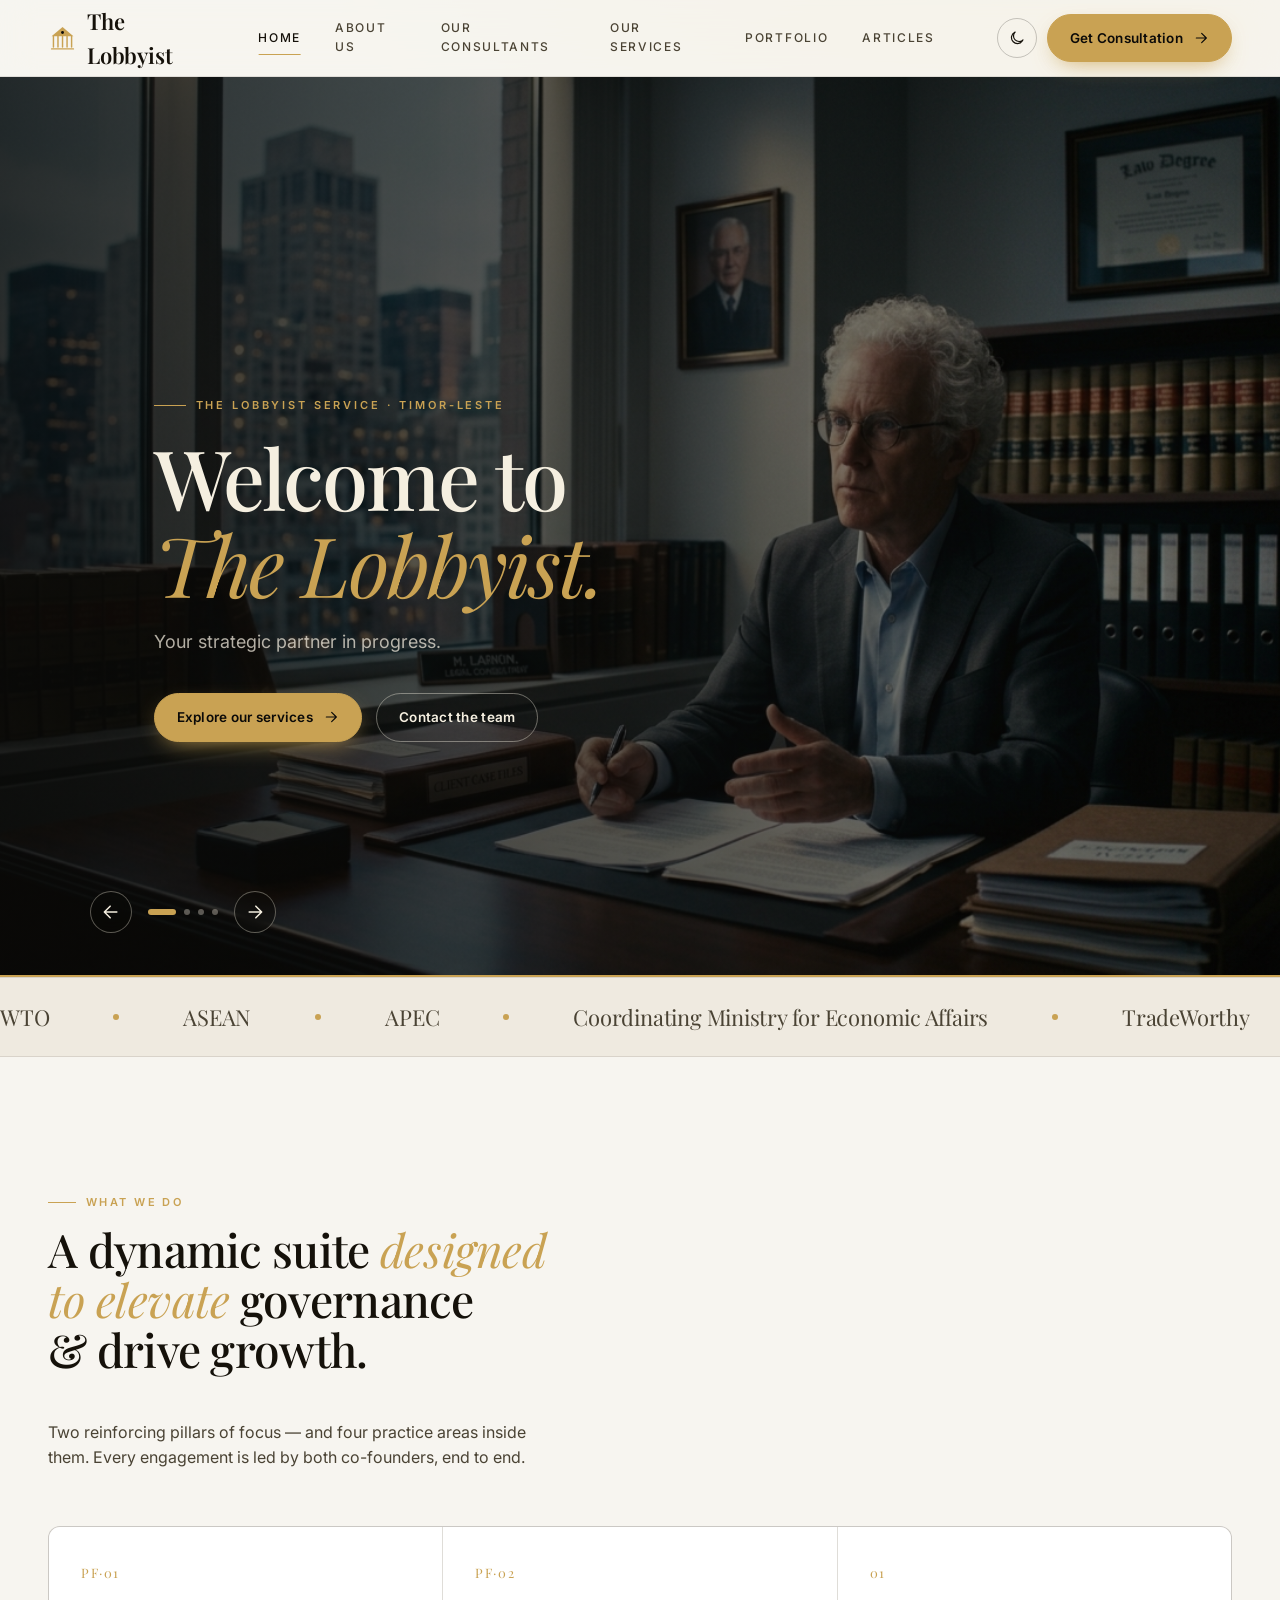
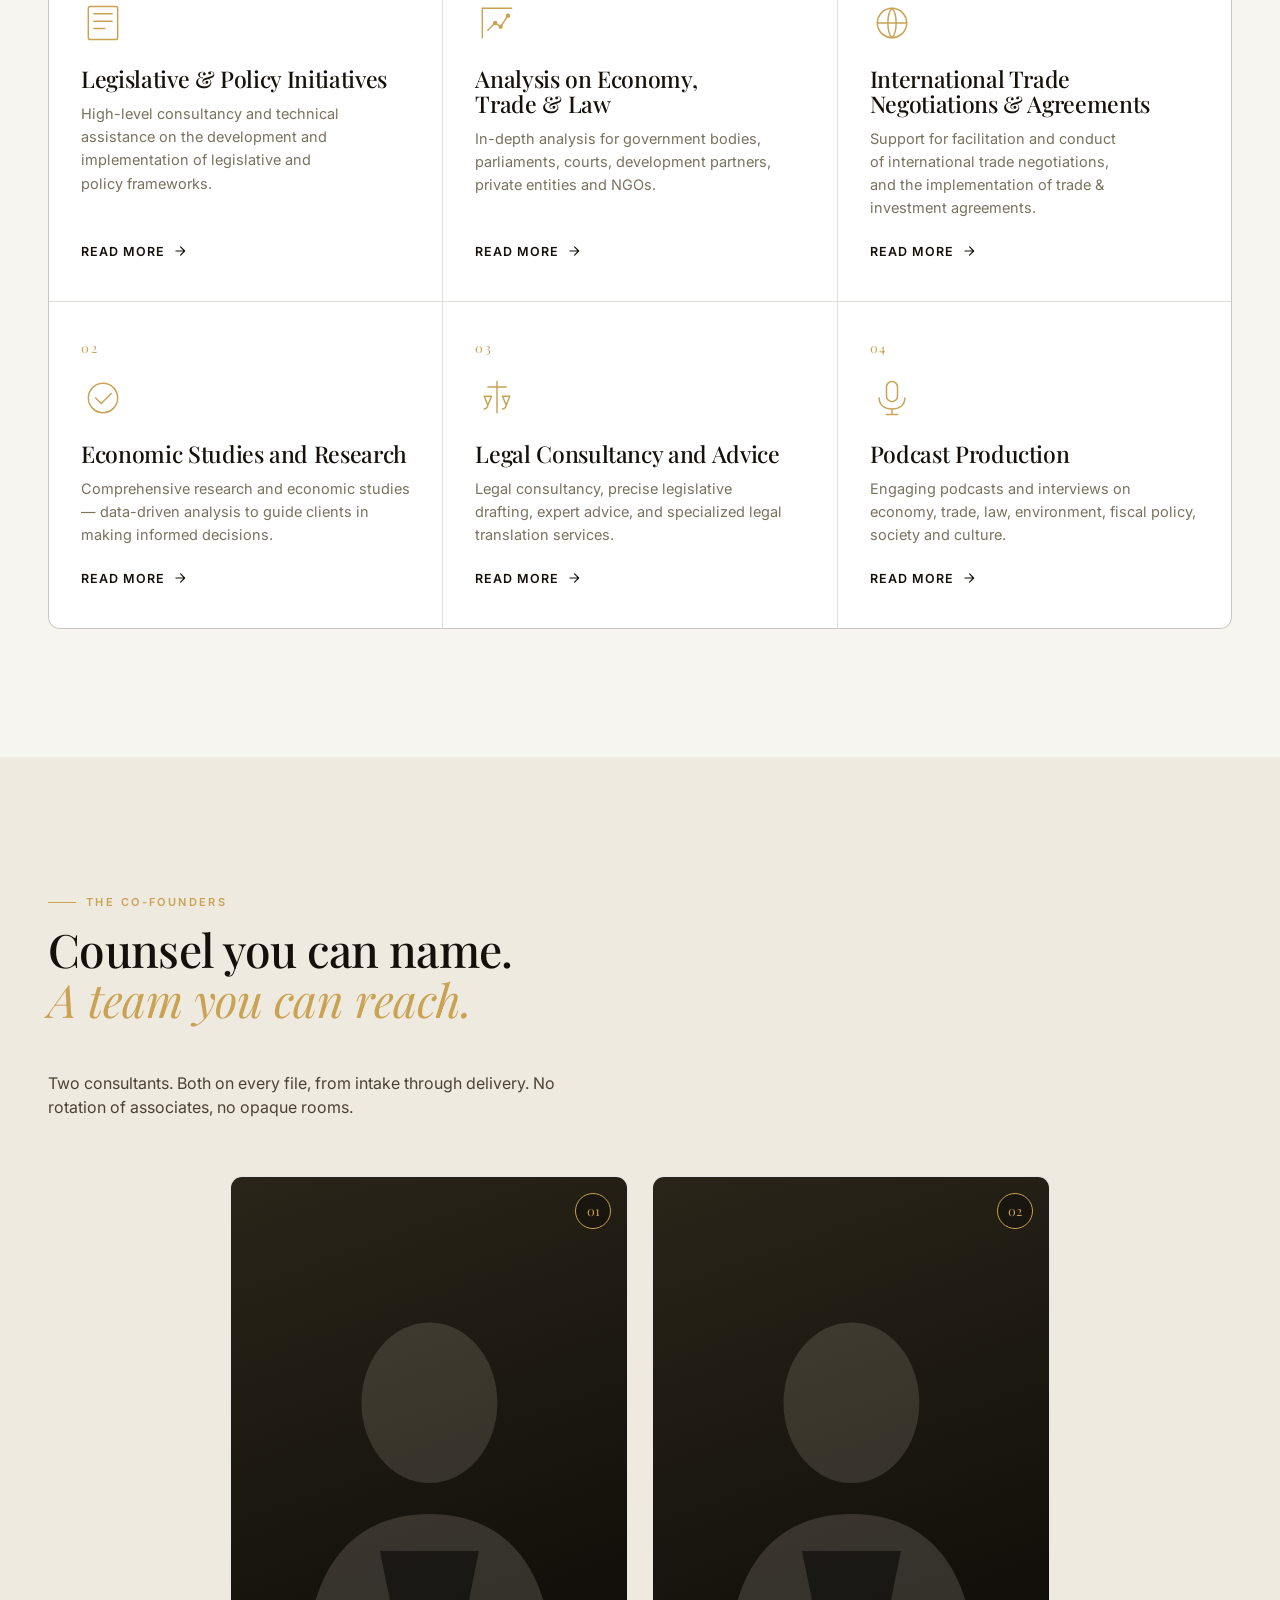
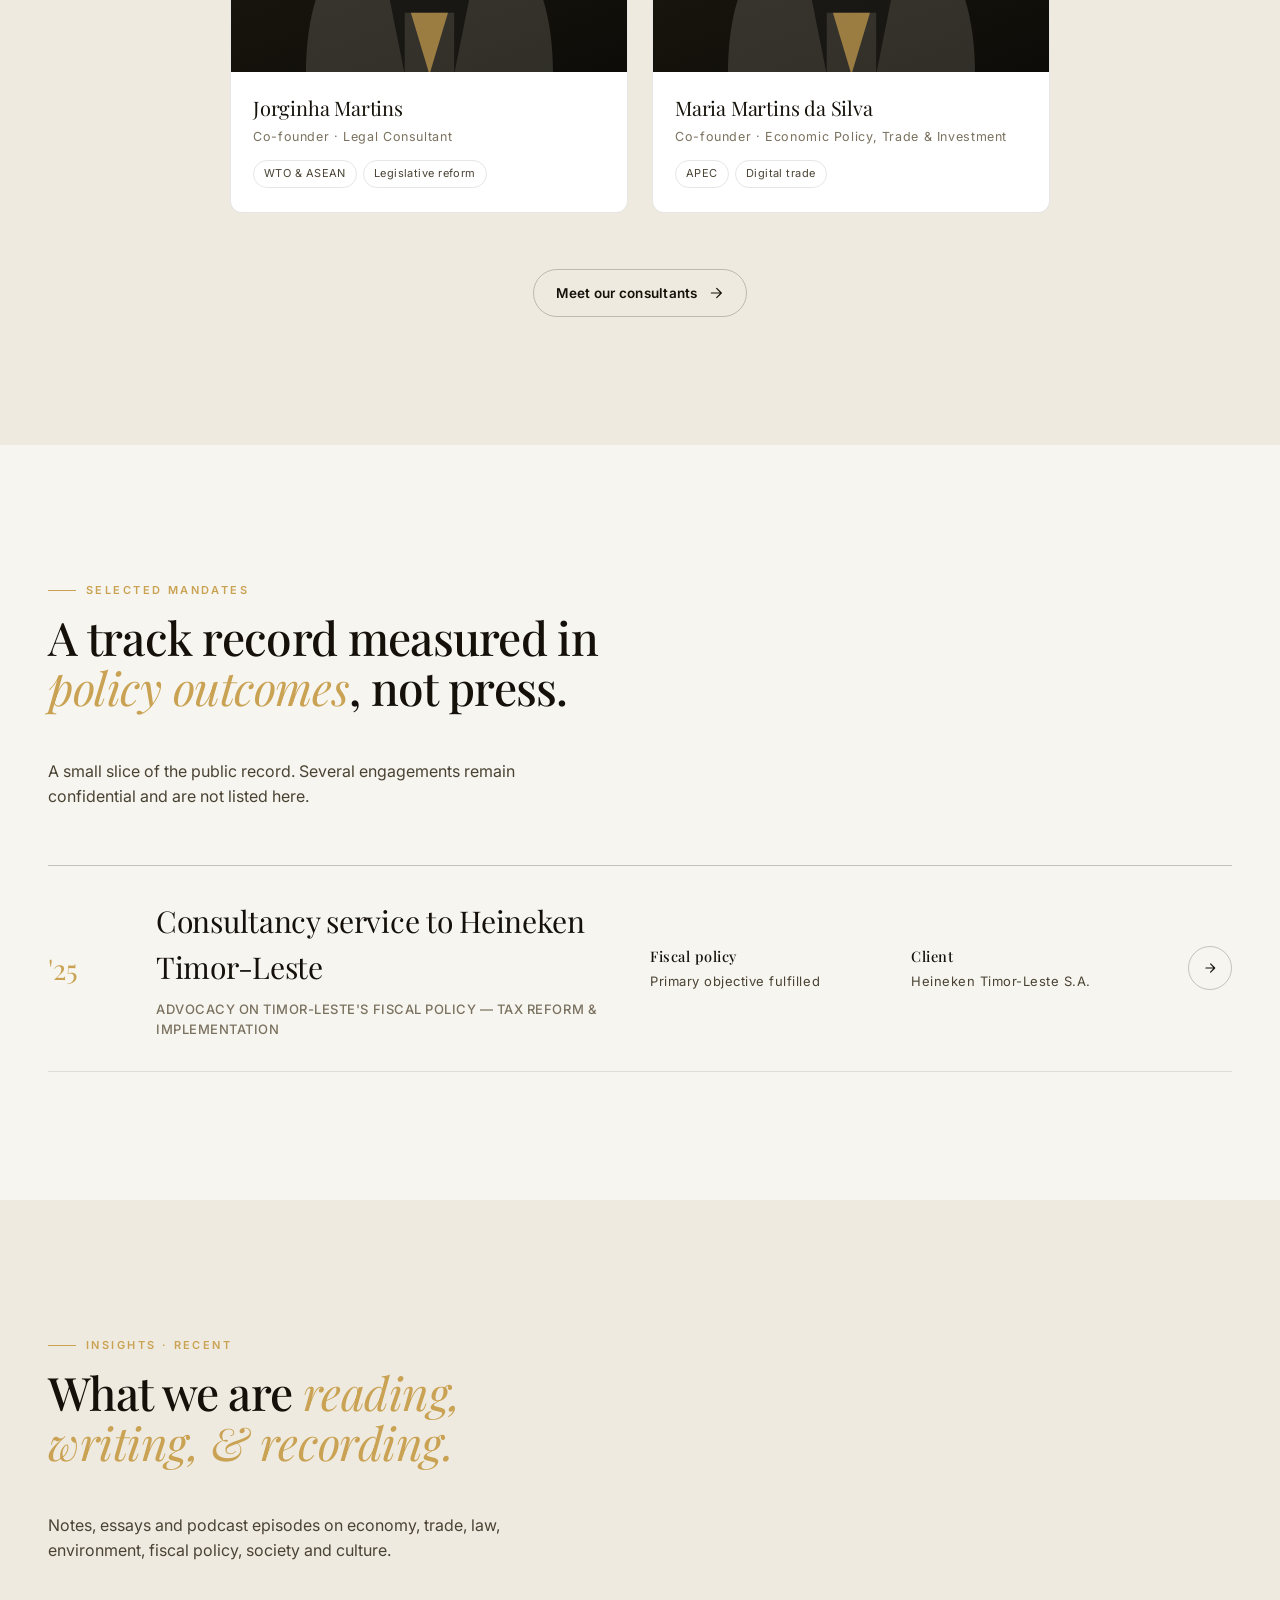
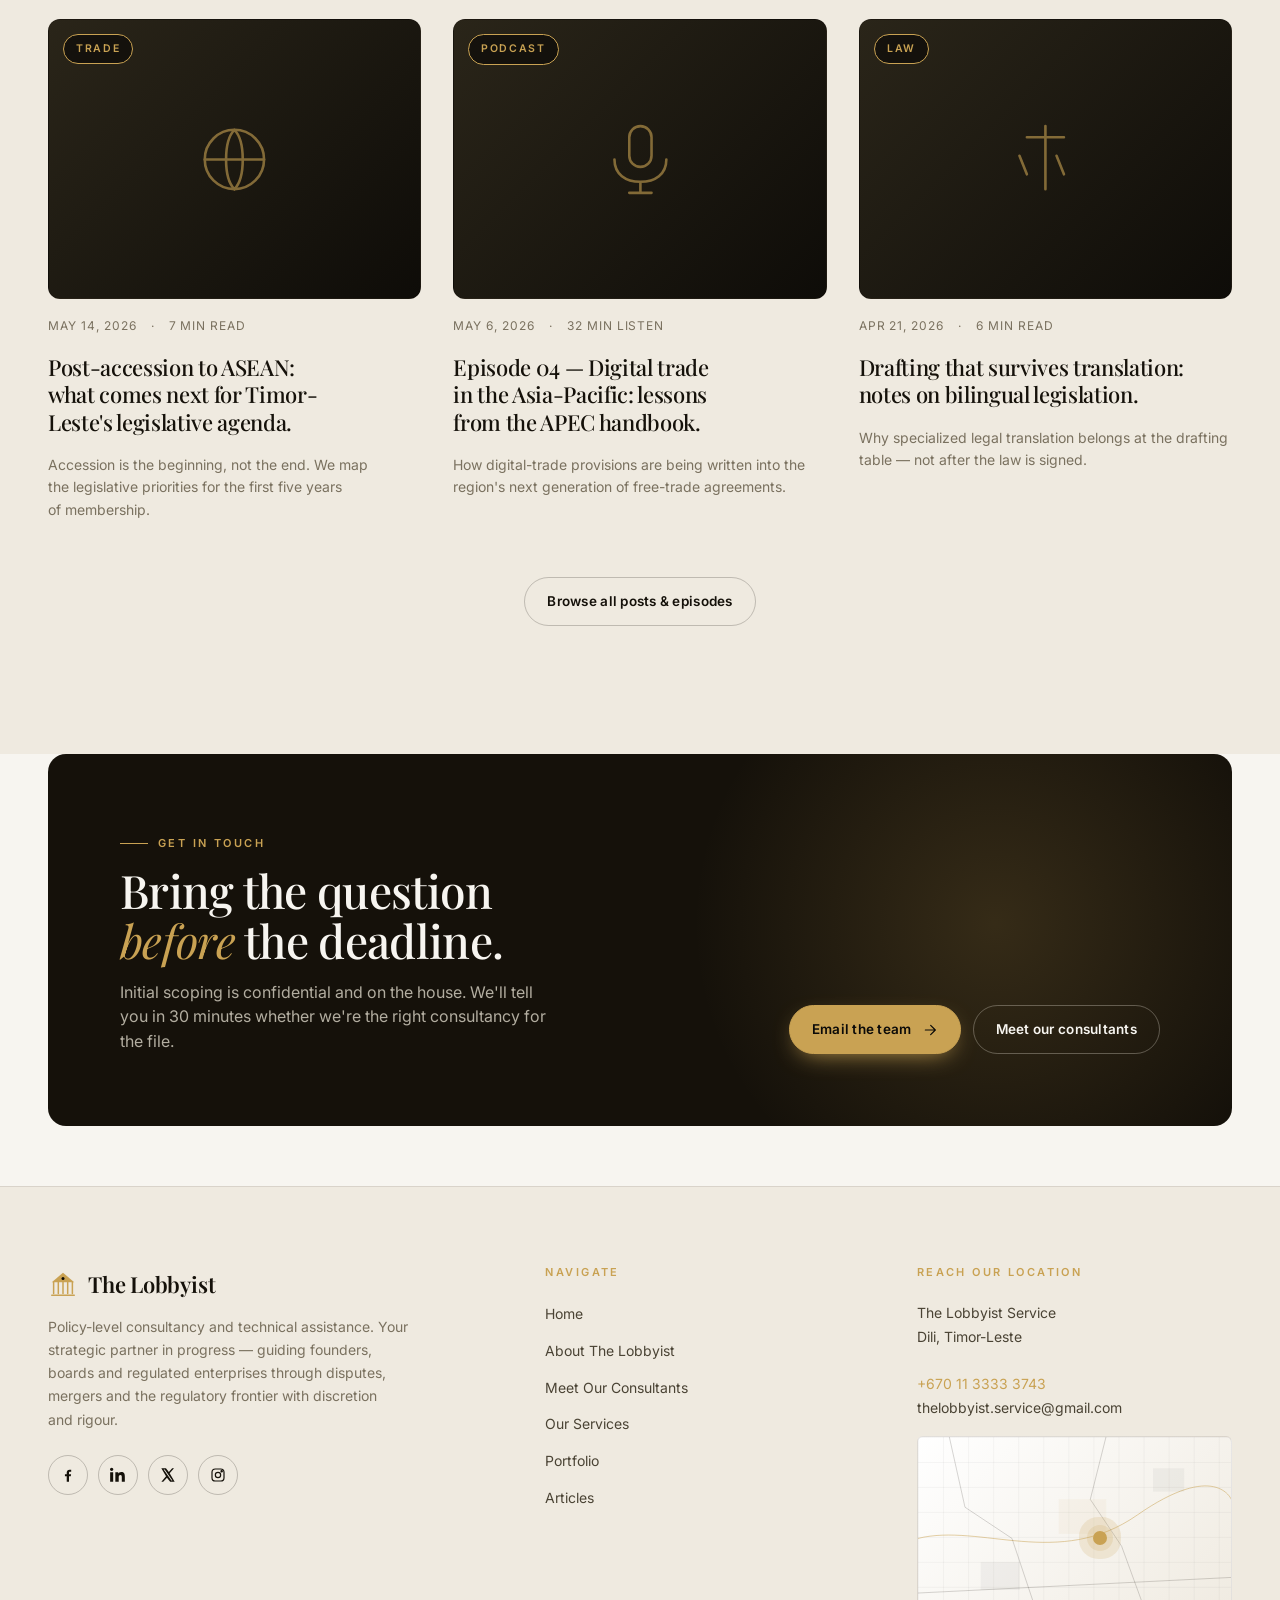
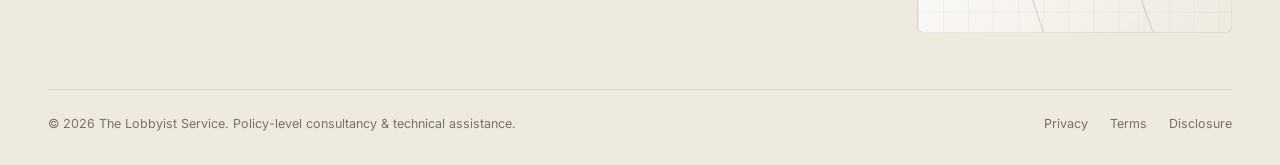
<file: index.html>
<!doctype html>
<html lang="en" data-theme="light">

<head>
  <meta charset="utf-8" />
  <meta name="viewport" content="width=device-width, initial-scale=1" />
  <title>The Lobbyist Service — Policy-level Consultancy &amp; Technical Assistance</title>
  <link rel="preconnect" href="https://fonts.googleapis.com">
  <link rel="preconnect" href="https://fonts.gstatic.com" crossorigin>
  <link
    href="https://fonts.googleapis.com/css2?family=Playfair+Display:ital,wght@0,400..800;1,400..700&family=Inter:wght@300;400;500;600;700&display=swap"
    rel="stylesheet">
  <link rel="stylesheet" href="shared.css" />
</head>

<body data-page="home">

  <div id="nav-mount"></div>

  <!-- ============== HERO SLIDER ============== -->
  <header class="hero-slider" id="hero-slider">

    <!-- Slide 1 — legal.png -->
    <div class="hs-slide active" data-index="0">
      <div class="hs-bg">
        <img src="legal.png" alt="" aria-hidden="true" />
        <div class="hs-overlay"></div>
      </div>
      <div class="hs-content">
        <span class="hs-eyebrow">The Lobbyist Service · Timor-Leste</span>
        <h1 class="hs-headline">
          Welcome to<br><em>The Lobbyist.</em>
        </h1>
        <p class="hs-lede">Your strategic partner in progress.</p>
        <div class="hs-actions">
          <a href="service.html" class="btn btn-primary">
            Explore our services
            <svg class="arrow" viewBox="0 0 24 24" fill="none" aria-hidden="true">
              <path d="M5 12h14M13 5l7 7-7 7" stroke="currentColor" stroke-width="1.8" stroke-linecap="round" stroke-linejoin="round" />
            </svg>
          </a>
          <a href="mailto:thelobbyist.service@gmail.com" class="btn btn-ghost hs-btn-ghost">
            Contact the team
          </a>
        </div>
      </div>
    </div>

    <!-- Slide 2 — legal2.png -->
    <div class="hs-slide" data-index="1">
      <div class="hs-bg">
        <img src="legal2.png" alt="" aria-hidden="true" />
        <div class="hs-overlay" style="background: linear-gradient(to bottom, rgba(11,10,8,.50) 0%, rgba(11,10,8,.80) 100%);"></div>
      </div>
      <div class="hs-content">
        <span class="hs-eyebrow">Legal Consultancy</span>
        <h1 class="hs-headline">
          Precise drafting,<br><em>Expert advice.</em>
        </h1>
        <p class="hs-lede">Legal consultancy, legislative drafting, and specialized legal translation services — delivered with precision at every stage.</p>
        <div class="hs-actions">
          <a href="service.html#legal-consultancy" class="btn btn-primary">
            Our legal services
            <svg class="arrow" viewBox="0 0 24 24" fill="none" aria-hidden="true">
              <path d="M5 12h14M13 5l7 7-7 7" stroke="currentColor" stroke-width="1.8" stroke-linecap="round" stroke-linejoin="round" />
            </svg>
          </a>
          <a href="mailto:thelobbyist.service@gmail.com" class="btn btn-ghost hs-btn-ghost">Contact us</a>
        </div>
      </div>
    </div>

    <!-- Slide 3 — legal3.png -->
    <div class="hs-slide" data-index="2">
      <div class="hs-bg">
        <img src="legal3.png" alt="" aria-hidden="true" />
        <div class="hs-overlay" style="background: linear-gradient(135deg, rgba(11,10,8,.85) 0%, rgba(11,10,8,.45) 100%);"></div>
      </div>
      <div class="hs-content">
        <span class="hs-eyebrow">Trade &amp; Investment</span>
        <h1 class="hs-headline">
          Analysis that<br><em>drives decisions.</em>
        </h1>
        <p class="hs-lede">In-depth economic studies and data-driven analysis for governments, development partners, and private entities across the Asia-Pacific.</p>
       
      </div>
    </div>

    <!-- Slide 4 — legal4.png -->
    <div class="hs-slide" data-index="3">
      <div class="hs-bg">
        <img src="legal4.png" alt="" aria-hidden="true" />
        <div class="hs-overlay" style="background: linear-gradient(to right, rgba(11,10,8,.88) 40%, rgba(11,10,8,.45) 100%);"></div>
      </div>
      <div class="hs-content">
        <span class="hs-eyebrow">Discretion &amp; Rigour</span>
        <h1 class="hs-headline">
          Cross-border<br><em>Expertise.</em>
        </h1>
        <p class="hs-lede">Disputes, cross-border mergers, and international trade negotiations — handled with discretion and rigour from intake through delivery.</p>
        <div class="hs-actions">
          <a href="consultant.html" class="btn btn-primary">
            Meet our team
            <svg class="arrow" viewBox="0 0 24 24" fill="none" aria-hidden="true">
              <path d="M5 12h14M13 5l7 7-7 7" stroke="currentColor" stroke-width="1.8" stroke-linecap="round" stroke-linejoin="round" />
            </svg>
          </a>
        </div>
      </div>
    </div>

    <!-- Controls -->
    <div class="hs-controls" aria-label="Slide navigation">
      <button class="hs-arrow hs-prev" aria-label="Previous slide">
        <svg viewBox="0 0 24 24" fill="none" width="20" height="20">
          <path d="M19 12H5M11 5l-7 7 7 7" stroke="currentColor" stroke-width="1.8" stroke-linecap="round" stroke-linejoin="round" />
        </svg>
      </button>
      <div class="hs-dots">
        <button class="hs-dot active" data-to="0" aria-label="Slide 1"></button>
        <button class="hs-dot" data-to="1" aria-label="Slide 2"></button>
        <button class="hs-dot" data-to="2" aria-label="Slide 3"></button>
        <button class="hs-dot" data-to="3" aria-label="Slide 4"></button>
      </div>
      <button class="hs-arrow hs-next" aria-label="Next slide">
        <svg viewBox="0 0 24 24" fill="none" width="20" height="20">
          <path d="M5 12h14M13 5l7 7-7 7" stroke="currentColor" stroke-width="1.8" stroke-linecap="round" stroke-linejoin="round" />
        </svg>
      </button>
    </div>

    <!-- Progress bar -->
    <div class="hs-progress" aria-hidden="true">
      <div class="hs-progress-bar"></div>
    </div>

  </header>

  <!-- ============== MARQUEE ============== -->
  <section class="marquee" style="padding: 22px 0;">
    <div class="marquee-track">
      <span class="marquee-item">WTO</span>
      <span class="marquee-item">ASEAN</span>
      <span class="marquee-item">APEC</span>
      <span class="marquee-item">Coordinating Ministry for Economic Affairs</span>
      <span class="marquee-item">TradeWorthy</span>
      <span class="marquee-item">PROSIVU · Australian Aid</span>
      <span class="marquee-item">UNTL</span>
      <span class="marquee-item">The Asia Foundation</span>
      <span class="marquee-item">CEPAD</span>
      <span class="marquee-item">ISEAS-Yusof Ishak Institute</span>
      <span class="marquee-item">WTO</span>
      <span class="marquee-item">ASEAN</span>
      <span class="marquee-item">APEC</span>
      <span class="marquee-item">Coordinating Ministry for Economic Affairs</span>
      <span class="marquee-item">TradeWorthy</span>
    </div>
  </section>

  <!-- ============== SERVICES ============== -->
  <section id="services">
    <div class="container">
      <div class="section-head reveal">
        <div class="title">
          <span class="eyebrow">What we do</span>
          <h2>A dynamic suite <em class="gold serif" style="font-style:italic; font-weight:400">designed to elevate</em>
            governance &amp; drive growth.</h2>
        </div>
        <p>
          Two reinforcing pillars of focus — and four practice areas
          inside them. Every engagement is led by both co-founders,
          end to end.
        </p>
      </div>

      <div class="service-grid reveal-stagger">

        <a class="service-card" href="service.html#legislative-policy">
          <span class="num">PF·01</span>
          <svg class="icon" viewBox="0 0 48 48" fill="none" stroke="currentColor" stroke-width="1.6" aria-hidden="true">
            <rect x="8" y="6" width="32" height="36" rx="2" />
            <path d="M14 14 H34 M14 22 H34 M14 30 H26" stroke-linecap="round" />
          </svg>
          <h3>Legislative &amp; Policy Initiatives</h3>
          <p>High-level consultancy and technical assistance on the development and implementation of legislative and
            policy frameworks.</p>
          <span class="read">Read more
            <svg class="arrow" width="14" height="14" viewBox="0 0 24 24" fill="none">
              <path d="M5 12h14M13 5l7 7-7 7" stroke="currentColor" stroke-width="2" stroke-linecap="round"
                stroke-linejoin="round" />
            </svg>
          </span>
        </a>

        <a class="service-card" href="service.html#analysis-economy-trade-law">
          <span class="num">PF·02</span>
          <svg class="icon" viewBox="0 0 48 48" fill="none" stroke="currentColor" stroke-width="1.6" aria-hidden="true">
            <path d="M8 40 V8 H40" stroke-linecap="round" />
            <path d="M14 32 L22 24 L28 28 L36 16" stroke-linecap="round" stroke-linejoin="round" />
            <circle cx="22" cy="24" r="1.6" fill="currentColor" />
            <circle cx="28" cy="28" r="1.6" fill="currentColor" />
            <circle cx="36" cy="16" r="1.6" fill="currentColor" />
          </svg>
          <h3>Analysis on Economy, Trade &amp; Law</h3>
          <p>In-depth analysis for government bodies, parliaments, courts, development partners, private entities and
            NGOs.</p>
          <span class="read">Read more
            <svg class="arrow" width="14" height="14" viewBox="0 0 24 24" fill="none">
              <path d="M5 12h14M13 5l7 7-7 7" stroke="currentColor" stroke-width="2" stroke-linecap="round"
                stroke-linejoin="round" />
            </svg>
          </span>
        </a>

        <a class="service-card" href="service.html#international-trade">
          <span class="num">01</span>
          <svg class="icon" viewBox="0 0 48 48" fill="none" stroke="currentColor" stroke-width="1.6" aria-hidden="true">
            <circle cx="24" cy="24" r="16" />
            <path d="M8 24 H40 M24 8 C 30 14 30 34 24 40 C 18 34 18 14 24 8" stroke-linecap="round" />
          </svg>
          <h3>International Trade Negotiations &amp; Agreements</h3>
          <p>Support for facilitation and conduct of international trade negotiations, and the implementation of trade
            &amp; investment agreements.</p>
          <span class="read">Read more
            <svg class="arrow" width="14" height="14" viewBox="0 0 24 24" fill="none">
              <path d="M5 12h14M13 5l7 7-7 7" stroke="currentColor" stroke-width="2" stroke-linecap="round"
                stroke-linejoin="round" />
            </svg>
          </span>
        </a>

        <a class="service-card" href="service.html#economic-studies">
          <span class="num">02</span>
          <svg class="icon" viewBox="0 0 48 48" fill="none" stroke="currentColor" stroke-width="1.6" aria-hidden="true">
            <circle cx="24" cy="24" r="16" />
            <path d="M16 24 L22 30 L33 19" stroke-linecap="round" stroke-linejoin="round" />
          </svg>
          <h3>Economic Studies and Research</h3>
          <p>Comprehensive research and economic studies — data-driven analysis to guide clients in making informed
            decisions.</p>
          <span class="read">Read more
            <svg class="arrow" width="14" height="14" viewBox="0 0 24 24" fill="none">
              <path d="M5 12h14M13 5l7 7-7 7" stroke="currentColor" stroke-width="2" stroke-linecap="round"
                stroke-linejoin="round" />
            </svg>
          </span>
        </a>

        <a class="service-card" href="service.html#legal-consultancy">
          <span class="num">03</span>
          <svg class="icon" viewBox="0 0 48 48" fill="none" stroke="currentColor" stroke-width="1.6" aria-hidden="true">
            <path
              d="M24 6 V40 M14 12 H34 M10 22 H18 L14 32 Z M30 22 H38 L34 32 Z M14 32 C14 35 11 36 10 36 M34 32 C34 35 31 36 30 36"
              stroke-linejoin="round" stroke-linecap="round" />
          </svg>
          <h3>Legal Consultancy and Advice</h3>
          <p>Legal consultancy, precise legislative drafting, expert advice, and specialized legal translation services.
          </p>
          <span class="read">Read more
            <svg class="arrow" width="14" height="14" viewBox="0 0 24 24" fill="none">
              <path d="M5 12h14M13 5l7 7-7 7" stroke="currentColor" stroke-width="2" stroke-linecap="round"
                stroke-linejoin="round" />
            </svg>
          </span>
        </a>

        <a class="service-card" href="service.html#podcast-production">
          <span class="num">04</span>
          <svg class="icon" viewBox="0 0 48 48" fill="none" stroke="currentColor" stroke-width="1.6" aria-hidden="true">
            <rect x="18" y="6" width="12" height="22" rx="6" />
            <path d="M10 24 C 10 32 16 36 24 36 M38 24 C 38 32 32 36 24 36 M24 36 V42 M18 42 H30"
              stroke-linecap="round" />
          </svg>
          <h3>Podcast Production</h3>
          <p>Engaging podcasts and interviews on economy, trade, law, environment, fiscal policy, society and culture.
          </p>
          <span class="read">Read more
            <svg class="arrow" width="14" height="14" viewBox="0 0 24 24" fill="none">
              <path d="M5 12h14M13 5l7 7-7 7" stroke="currentColor" stroke-width="2" stroke-linecap="round"
                stroke-linejoin="round" />
            </svg>
          </span>
        </a>

      </div>
    </div>
  </section>

  <!-- ============== CONSULTANTS ============== -->
  <section id="consultants" style="background: var(--bg-mute);">
    <div class="container">
      <div class="section-head reveal">
        <div class="title">
          <span class="eyebrow">The co-founders</span>
          <h2>Counsel you can name. <em class="gold serif" style="font-style:italic; font-weight:400">A team you can
              reach.</em></h2>
        </div>
        <p>
          Two consultants. Both on every file, from intake through
          delivery. No rotation of associates, no opaque rooms.
        </p>
      </div>

      <div class="profile-grid reveal-stagger home-profile-grid">

        <article class="profile">
          <div class="profile-photo">
            <div class="ring">01</div>
            <div class="silhouette">
              <svg viewBox="0 0 100 130" aria-hidden="true">
                <ellipse cx="50" cy="42" rx="22" ry="26" fill="rgba(245,239,224,.16)" />
                <path d="M10 130 C 10 92 28 78 50 78 C 72 78 90 92 90 130 Z" fill="rgba(245,239,224,.18)" />
                <path d="M34 90 L42 130 L42 110 L58 110 L58 130 L66 90 Z" fill="rgba(11,10,8,.65)" />
                <path d="M44 110 L50 130 L56 110 Z" fill="rgba(201,162,83,.85)" />
              </svg>
            </div>
          </div>
          <div class="profile-info">
            <div class="name">Jorginha Martins</div>
            <div class="role">Co-founder · Legal Consultant</div>
            <div class="tags">
              <span class="tag">WTO &amp; ASEAN</span>
              <span class="tag">Legislative reform</span>
            </div>
          </div>
        </article>

        <article class="profile">
          <div class="profile-photo">
            <div class="ring">02</div>
            <div class="silhouette">
              <svg viewBox="0 0 100 130" aria-hidden="true">
                <ellipse cx="50" cy="42" rx="22" ry="26" fill="rgba(245,239,224,.16)" />
                <path d="M10 130 C 10 92 28 78 50 78 C 72 78 90 92 90 130 Z" fill="rgba(245,239,224,.18)" />
                <path d="M34 90 L42 130 L42 110 L58 110 L58 130 L66 90 Z" fill="rgba(11,10,8,.65)" />
                <path d="M44 110 L50 130 L56 110 Z" fill="rgba(201,162,83,.85)" />
              </svg>
            </div>
          </div>
          <div class="profile-info">
            <div class="name">Maria Martins da Silva</div>
            <div class="role">Co-founder · Economic Policy, Trade &amp; Investment</div>
            <div class="tags">
              <span class="tag">APEC</span>
              <span class="tag">Digital trade</span>
            </div>
          </div>
        </article>

      </div>

      <div style="text-align:center; margin-top: 56px;">
        <a href="consultant.html" class="btn btn-ghost">
          Meet our consultants
          <svg class="arrow" viewBox="0 0 24 24" fill="none">
            <path d="M5 12h14M13 5l7 7-7 7" stroke="currentColor" stroke-width="1.8" stroke-linecap="round"
              stroke-linejoin="round" />
          </svg>
        </a>
      </div>
    </div>
  </section>

  <!-- ============== PORTFOLIO ============== -->
  <section id="portfolio">
    <div class="container">
      <div class="section-head reveal">
        <div class="title">
          <span class="eyebrow">Selected Mandates</span>
          <h2>A track record measured in <em class="gold serif" style="font-style:italic; font-weight:400">policy
              outcomes</em>, not press.</h2>
        </div>
        <p>
          A small slice of the public record. Several engagements remain
          confidential and are not listed here.
        </p>
      </div>

      <div class="case-list reveal-stagger">

        <a class="case" href="portfolio.html">
          <div class="yr">'25</div>
          <div class="ttl">Consultancy service to Heineken Timor-Leste<small>Advocacy on Timor-Leste&apos;s fiscal
              policy — tax reform &amp; implementation</small></div>
          <div class="meta"><strong>Fiscal policy</strong>Primary objective fulfilled</div>
          <div class="meta"><strong>Client</strong>Heineken Timor-Leste S.A.</div>
          <div class="go"><svg viewBox="0 0 24 24" width="14" height="14" fill="none">
              <path d="M5 12h14M13 5l7 7-7 7" stroke="currentColor" stroke-width="2" stroke-linecap="round"
                stroke-linejoin="round" />
            </svg></div>
        </a>

      </div>
    </div>
  </section>

  <!-- ============== BLOG / ARTICLES ============== -->
  <section style="background: var(--bg-mute);">
    <div class="container">
      <div class="section-head reveal">
        <div class="title">
          <span class="eyebrow">Insights · Recent</span>
          <h2>What we are <em class="gold serif" style="font-style:italic; font-weight:400">reading, writing, &amp;
              recording.</em></h2>
        </div>
        <p>
          Notes, essays and podcast episodes on economy, trade, law,
          environment, fiscal policy, society and culture.
        </p>
      </div>

      <div class="blog-grid reveal-stagger">

        <article class="post">
          <div class="post-img">
            <span class="tag">Trade</span>
            <div class="icon">
              <svg viewBox="0 0 48 48" fill="none" stroke="currentColor" stroke-width="1.4" aria-hidden="true">
                <circle cx="24" cy="24" r="16" />
                <path d="M8 24 H40 M24 8 C 30 14 30 34 24 40 C 18 34 18 14 24 8" stroke-linecap="round" />
              </svg>
            </div>
          </div>
          <div class="meta-row"><span>May 14, 2026</span><span>·</span><span>7 min read</span></div>
          <h3>Post-accession to ASEAN: what comes next for Timor-Leste&apos;s legislative agenda.</h3>
          <p>Accession is the beginning, not the end. We map the legislative priorities for the first five years of
            membership.</p>
        </article>

        <article class="post">
          <div class="post-img">
            <span class="tag">Podcast</span>
            <div class="icon">
              <svg viewBox="0 0 48 48" fill="none" stroke="currentColor" stroke-width="1.4" aria-hidden="true">
                <rect x="18" y="6" width="12" height="22" rx="6" />
                <path d="M10 24 C 10 32 16 36 24 36 M38 24 C 38 32 32 36 24 36 M24 36 V42 M18 42 H30"
                  stroke-linecap="round" />
              </svg>
            </div>
          </div>
          <div class="meta-row"><span>May 6, 2026</span><span>·</span><span>32 min listen</span></div>
          <h3>Episode 04 — Digital trade in the Asia-Pacific: lessons from the APEC handbook.</h3>
          <p>How digital-trade provisions are being written into the region&apos;s next generation of free-trade
            agreements.</p>
        </article>

        <article class="post">
          <div class="post-img">
            <span class="tag">Law</span>
            <div class="icon">
              <svg viewBox="0 0 48 48" fill="none" stroke="currentColor" stroke-width="1.4" aria-hidden="true">
                <path d="M24 6 V40 M14 12 H34 M10 22 L14 32 M30 22 L34 32" stroke-linecap="round" />
              </svg>
            </div>
          </div>
          <div class="meta-row"><span>Apr 21, 2026</span><span>·</span><span>6 min read</span></div>
          <h3>Drafting that survives translation: notes on bilingual legislation.</h3>
          <p>Why specialized legal translation belongs at the drafting table — not after the law is signed.</p>
        </article>

      </div>

      <div style="text-align:center; margin-top: 56px;">
        <a href="articles.html" class="btn btn-ghost">Browse all posts &amp; episodes</a>
      </div>
    </div>
  </section>

  <!-- ============== CTA STRIP ============== -->
  <section style="padding-top: 0; padding-bottom: 0;">
    <div class="container">
      <div class="cta-strip reveal">
        <div>
          <span class="eyebrow" style="color: var(--gold);">Get in touch</span>
          <h2 style="margin-top: 14px;">Bring the question <em>before</em> the deadline.</h2>
          <p>
            Initial scoping is confidential and on the house.
            We&apos;ll tell you in 30 minutes whether we&apos;re the right consultancy for the file.
          </p>
        </div>
        <div class="actions">
          <a href="mailto:thelobbyist.service@gmail.com" class="btn btn-primary">
            Email the team
            <svg class="arrow" viewBox="0 0 24 24" fill="none">
              <path d="M5 12h14M13 5l7 7-7 7" stroke="currentColor" stroke-width="1.8" stroke-linecap="round"
                stroke-linejoin="round" />
            </svg>
          </a>
          <a href="consultant.html" class="btn btn-ghost"
            style="color: var(--bg); border-color: rgba(245,239,224,.3);">Meet our consultants</a>
        </div>
      </div>
    </div>
  </section>

  <div id="footer-mount"></div>

  <script src="shared.js"></script>
  <script src="chrome.js"></script>
  <script>
    (function () {
      const DURATION = 5000; // 2 seconds per slide
      const slides = Array.from(document.querySelectorAll('.hs-slide'));
      const dots = Array.from(document.querySelectorAll('.hs-dot'));
      const bar = document.querySelector('.hs-progress-bar');
      let current = 0;
      let timer = null;

      function goTo(idx) {
        slides[current].classList.remove('active');
        slides[current].classList.add('leaving');
        setTimeout(() => slides[current < slides.length ? current : 0].classList.remove('leaving'), 900);

        dots[current].classList.remove('active');
        current = (idx + slides.length) % slides.length;

        slides[current].classList.add('active');
        dots[current].classList.add('active');

        // Reset progress bar
        if (bar) {
          bar.style.transition = 'none';
          bar.style.width = '0%';
          requestAnimationFrame(() => {
            requestAnimationFrame(() => {
              bar.style.transition = 'width ' + DURATION + 'ms linear';
              bar.style.width = '100%';
            });
          });
        }
      }

      function start() {
        timer = setInterval(() => goTo(current + 1), DURATION);
      }

      function restart() {
        clearInterval(timer);
        start();
      }

      // Arrow buttons
      document.querySelector('.hs-prev')?.addEventListener('click', () => { goTo(current - 1); restart(); });
      document.querySelector('.hs-next')?.addEventListener('click', () => { goTo(current + 1); restart(); });

      // Dot buttons
      dots.forEach(dot => {
        dot.addEventListener('click', () => { goTo(+dot.dataset.to); restart(); });
      });

      // Keyboard
      document.addEventListener('keydown', e => {
        if (e.key === 'ArrowLeft') { goTo(current - 1); restart(); }
        if (e.key === 'ArrowRight') { goTo(current + 1); restart(); }
      });

      // Init
      goTo(0);
      start();
    })();
  </script>
</body>

</html>

<style id="__om-edit-overrides">
</style>
</file>
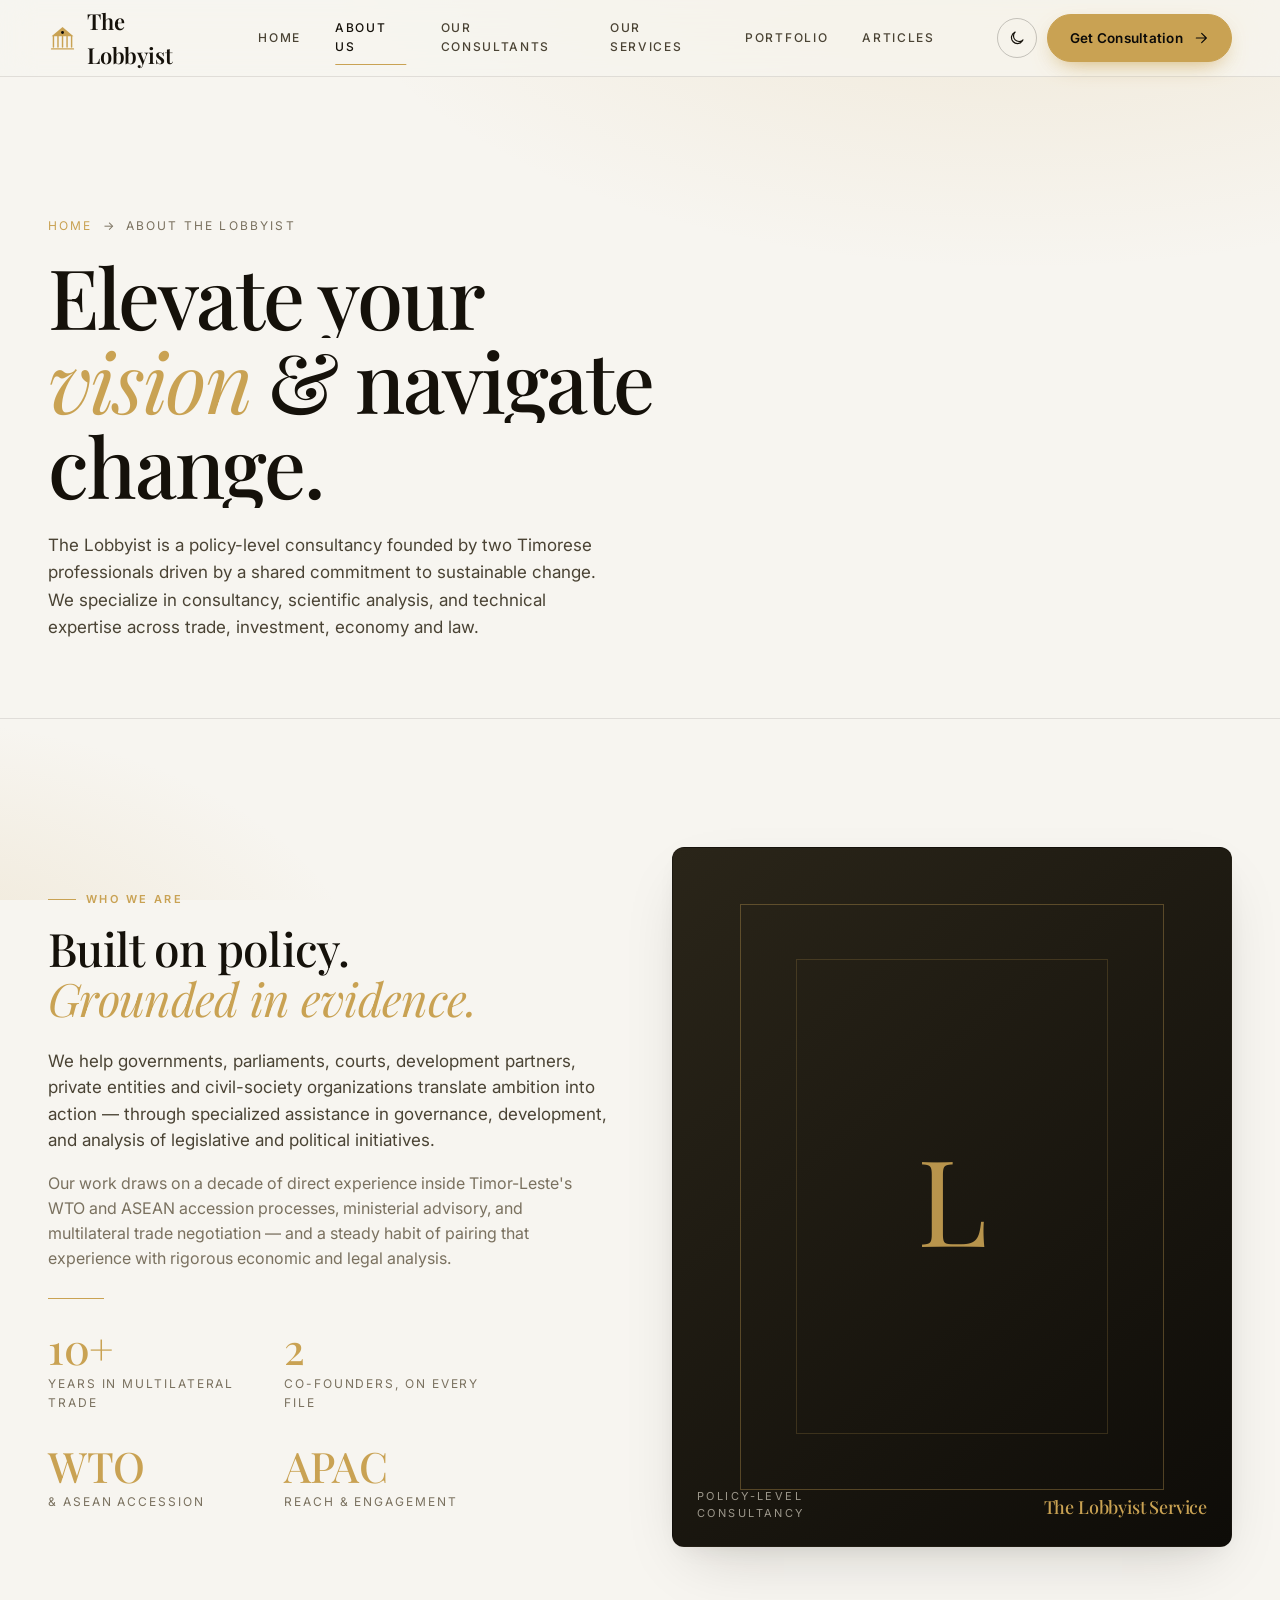
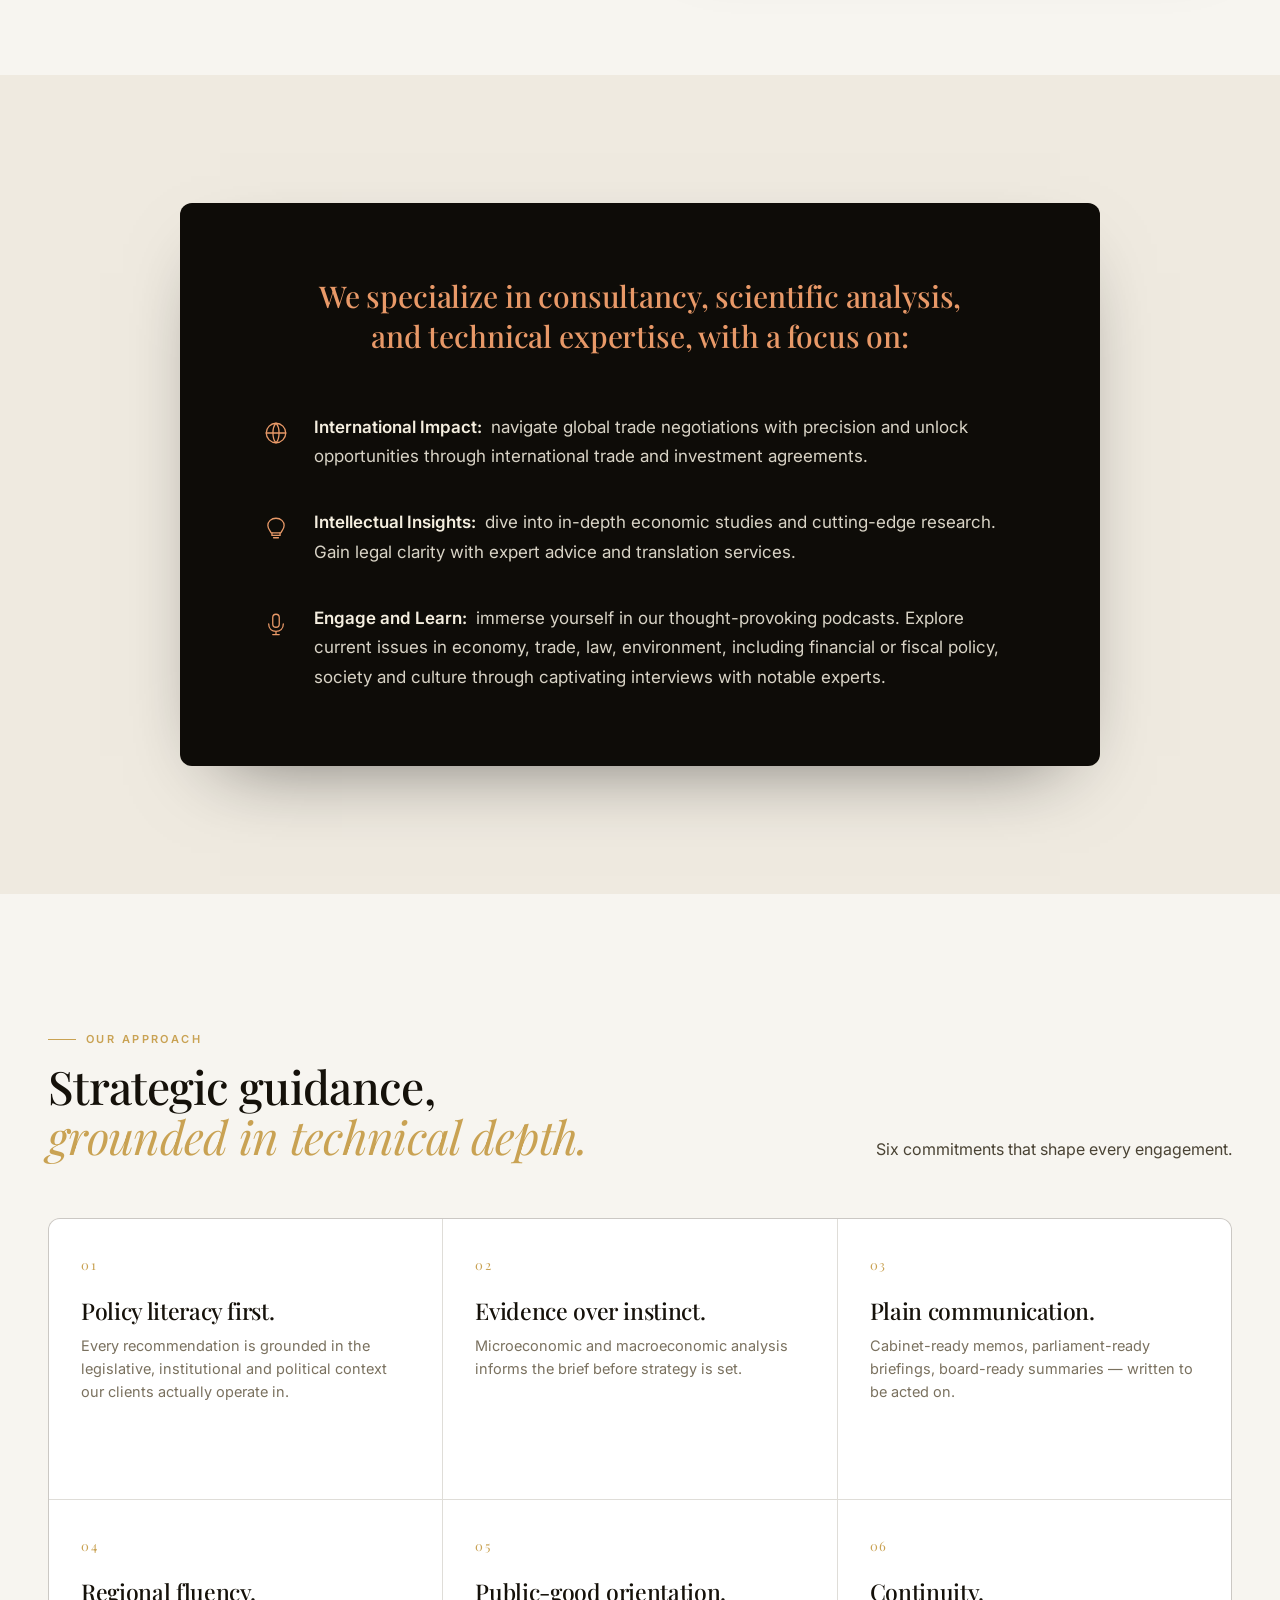
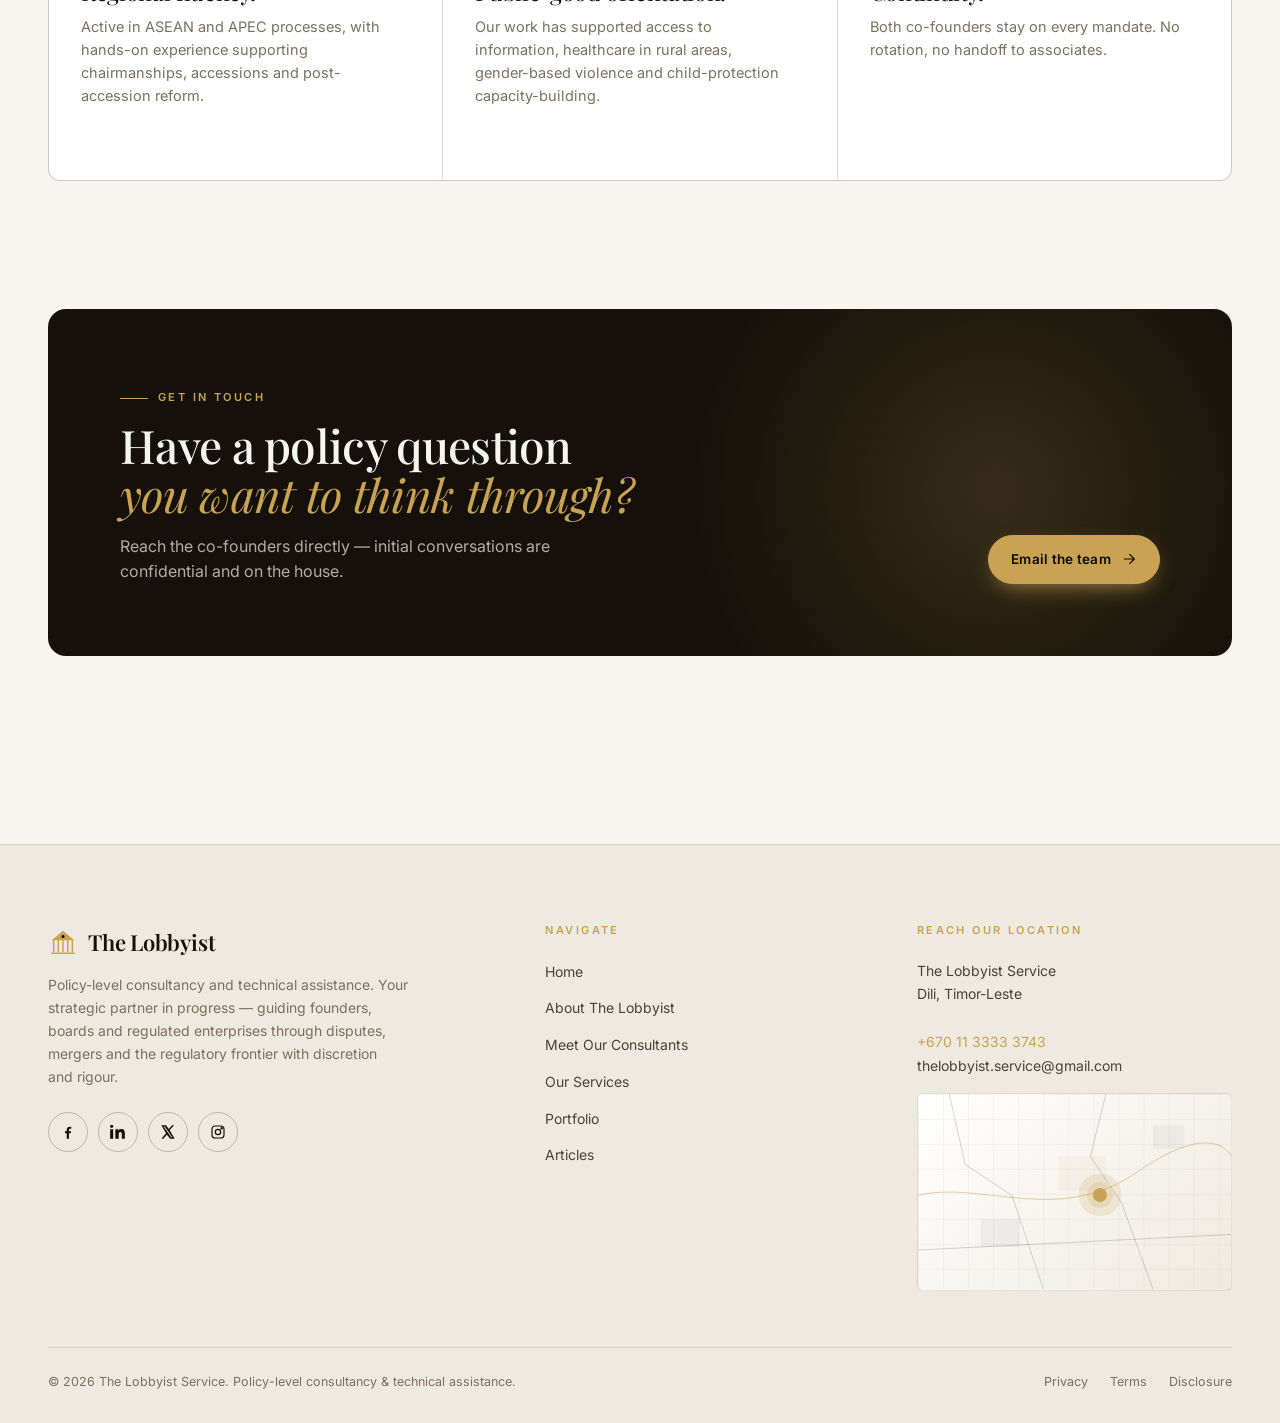
<file: about.html>
<!doctype html>
<html lang="en" data-theme="light">
<head>
  <meta charset="utf-8" />
  <meta name="viewport" content="width=device-width, initial-scale=1" />
  <title>About The Lobbyist · The Lobbyist Service</title>
  <link rel="preconnect" href="https://fonts.googleapis.com">
  <link rel="preconnect" href="https://fonts.gstatic.com" crossorigin>
  <link href="https://fonts.googleapis.com/css2?family=Playfair+Display:ital,wght@0,400..800;1,400..700&family=Inter:wght@300;400;500;600;700&display=swap" rel="stylesheet">
  <link rel="stylesheet" href="shared.css" />
  <style>
    .focus-panel {
      background: #0e0c08;
      border: 1px solid var(--line-strong);
      border-radius: var(--r-md);
      padding: 72px clamp(28px, 6vw, 88px);
      max-width: 920px;
      margin: 0 auto;
      box-shadow: 0 30px 80px -40px rgba(0,0,0,.6);
    }
    .focus-headline {
      font-family: var(--serif);
      font-size: clamp(22px, 2.6vw, 30px);
      line-height: 1.35;
      color: #E89968;
      text-align: center;
      max-width: 720px;
      margin: 0 auto 56px;
      font-weight: 500;
      letter-spacing: -0.005em;
    }
    .focus-list {
      list-style: none;
      padding: 0;
      margin: 0;
      display: flex;
      flex-direction: column;
      gap: 36px;
    }
    .focus-list li {
      display: grid;
      grid-template-columns: 36px 1fr;
      gap: 20px;
      align-items: start;
    }
    .focus-list .focus-icon {
      width: 36px;
      height: 36px;
      display: grid;
      place-items: center;
      color: #E89968;
      margin-top: 2px;
    }
    .focus-list .focus-icon svg {
      width: 26px;
      height: 26px;
    }
    .focus-list p {
      font-size: clamp(15.5px, 1.6vw, 17px);
      line-height: 1.75;
      color: rgba(245,239,224,.88);
      margin: 0;
    }
    .focus-list p strong {
      color: rgba(245,239,224,1);
      font-weight: 600;
      margin-right: 4px;
    }
  </style>
</head>
<body data-page="about">
  <div id="nav-mount"></div>

  <header class="page-head">
    <div class="hero-grid" aria-hidden="true"></div>
    <div class="container" style="position:relative;">
      <div class="crumb"><a href="index.html">Home</a><span>→</span><span>About The Lobbyist</span></div>
      <h1 class="hero-headline">
        <span class="line"><span>Elevate your</span></span>
        <span class="line"><span><em>vision</em> &amp; navigate</span></span>
        <span class="line"><span>change.</span></span>
      </h1>
      <p class="lede">
        The Lobbyist is a policy-level consultancy founded by two
        Timorese professionals driven by a shared commitment to
        sustainable change. We specialize in consultancy, scientific
        analysis, and technical expertise across trade, investment,
        economy and law.
      </p>
    </div>
  </header>

  <!-- Mission split -->
  <section>
    <div class="container">
      <div class="split">
        <div class="reveal">
          <span class="eyebrow">Who we are</span>
          <h2 style="margin-top:16px;">Built on policy. <em class="gold" style="font-style:italic; font-weight:400;">Grounded in evidence.</em></h2>
          <p class="soft" style="margin-top:24px; font-size:17px;">
            We help governments, parliaments, courts, development
            partners, private entities and civil-society organizations
            translate ambition into action — through specialized
            assistance in governance, development, and analysis of
            legislative and political initiatives.
          </p>
          <p class="muted" style="margin-top:18px;">
            Our work draws on a decade of direct experience inside
            Timor-Leste&apos;s WTO and ASEAN accession processes,
            ministerial advisory, and multilateral trade negotiation
            — and a steady habit of pairing that experience with
            rigorous economic and legal analysis.
          </p>
          <div class="gold-rule"></div>
          <div style="display:grid; grid-template-columns: 1fr 1fr; gap:32px; max-width:440px;">
            <div>
              <div class="serif" style="font-size:42px; color:var(--gold); line-height:1;">10+</div>
              <div class="muted" style="margin-top:6px; font-size:12px; letter-spacing:.16em; text-transform:uppercase;">Years in multilateral trade</div>
            </div>
            <div>
              <div class="serif" style="font-size:42px; color:var(--gold); line-height:1;">2</div>
              <div class="muted" style="margin-top:6px; font-size:12px; letter-spacing:.16em; text-transform:uppercase;">Co-founders, on every file</div>
            </div>
            <div>
              <div class="serif" style="font-size:42px; color:var(--gold); line-height:1;">WTO</div>
              <div class="muted" style="margin-top:6px; font-size:12px; letter-spacing:.16em; text-transform:uppercase;">&amp; ASEAN accession</div>
            </div>
            <div>
              <div class="serif" style="font-size:42px; color:var(--gold); line-height:1;">APAC</div>
              <div class="muted" style="margin-top:6px; font-size:12px; letter-spacing:.16em; text-transform:uppercase;">Reach &amp; engagement</div>
            </div>
          </div>
        </div>

        <div class="feature-img reveal">
          <div class="ornament"></div>
          <div class="ornament-2"></div>
          <div class="mono">L</div>
          <div style="position:absolute; bottom:24px; left:24px; right:24px; color:rgba(245,239,224,.85); display:flex; justify-content:space-between; align-items:flex-end;">
            <div style="font-size:11px; letter-spacing:.22em; text-transform:uppercase; color:rgba(245,239,224,.6);">
              Policy-level<br/>Consultancy
            </div>
            <div class="serif" style="color:var(--gold); font-size:18px;">
              The&nbsp;Lobbyist&nbsp;Service
            </div>
          </div>
        </div>
      </div>
    </div>
  </section>

  <!-- Three pillars — feature panel -->
  <section style="background: var(--bg-mute);">
    <div class="container">
      <div class="focus-panel reveal">
        <h2 class="focus-headline">
          We specialize in consultancy, scientific analysis, and
          technical expertise, with a focus on:
        </h2>

        <ul class="focus-list">
          <li>
            <span class="focus-icon" aria-hidden="true">
              <svg viewBox="0 0 32 32" fill="none" stroke="currentColor" stroke-width="1.6">
                <circle cx="16" cy="16" r="12"/>
                <path d="M4 16 H28 M16 4 C 21 9 21 23 16 28 C 11 23 11 9 16 4" stroke-linecap="round"/>
              </svg>
            </span>
            <p>
              <strong>International Impact:</strong>
              navigate global trade negotiations with precision and
              unlock opportunities through international trade and
              investment agreements.
            </p>
          </li>

          <li>
            <span class="focus-icon" aria-hidden="true">
              <svg viewBox="0 0 32 32" fill="none" stroke="currentColor" stroke-width="1.6">
                <path d="M16 4 C 10 4 6 8 6 13 C 6 17 9 19 10 22 H22 C 23 19 26 17 26 13 C 26 8 22 4 16 4 Z"
                      stroke-linecap="round" stroke-linejoin="round"/>
                <path d="M11 22 V25 H21 V22 M13 28 H19" stroke-linecap="round"/>
              </svg>
            </span>
            <p>
              <strong>Intellectual Insights:</strong>
              dive into in-depth economic studies and cutting-edge
              research. Gain legal clarity with expert advice and
              translation services.
            </p>
          </li>

          <li>
            <span class="focus-icon" aria-hidden="true">
              <svg viewBox="0 0 32 32" fill="none" stroke="currentColor" stroke-width="1.6">
                <rect x="12" y="4" width="8" height="16" rx="4"/>
                <path d="M7 16 C 7 22 11 25 16 25 M25 16 C 25 22 21 25 16 25 M16 25 V29 M12 29 H20" stroke-linecap="round"/>
              </svg>
            </span>
            <p>
              <strong>Engage and Learn:</strong>
              immerse yourself in our thought-provoking podcasts.
              Explore current issues in economy, trade, law,
              environment, including financial or fiscal policy,
              society and culture through captivating interviews with
              notable experts.
            </p>
          </li>
        </ul>
      </div>
    </div>
  </section>

  <!-- Approach -->
  <section>
    <div class="container">
      <div class="section-head reveal">
        <div class="title">
          <span class="eyebrow">Our approach</span>
          <h2>Strategic guidance, <em class="gold" style="font-style:italic; font-weight:400;">grounded in technical depth.</em></h2>
        </div>
        <p>
          Six commitments that shape every engagement.
        </p>
      </div>

      <div class="service-grid reveal-stagger">
        <div class="service-card">
          <span class="num">01</span>
          <h3 style="margin-top:24px;">Policy literacy first.</h3>
          <p>Every recommendation is grounded in the legislative, institutional and political context our clients actually operate in.</p>
        </div>
        <div class="service-card">
          <span class="num">02</span>
          <h3 style="margin-top:24px;">Evidence over instinct.</h3>
          <p>Microeconomic and macroeconomic analysis informs the brief before strategy is set.</p>
        </div>
        <div class="service-card">
          <span class="num">03</span>
          <h3 style="margin-top:24px;">Plain communication.</h3>
          <p>Cabinet-ready memos, parliament-ready briefings, board-ready summaries — written to be acted on.</p>
        </div>
        <div class="service-card">
          <span class="num">04</span>
          <h3 style="margin-top:24px;">Regional fluency.</h3>
          <p>Active in ASEAN and APEC processes, with hands-on experience supporting chairmanships, accessions and post-accession reform.</p>
        </div>
        <div class="service-card">
          <span class="num">05</span>
          <h3 style="margin-top:24px;">Public-good orientation.</h3>
          <p>Our work has supported access to information, healthcare in rural areas, gender-based violence and child-protection capacity-building.</p>
        </div>
        <div class="service-card">
          <span class="num">06</span>
          <h3 style="margin-top:24px;">Continuity.</h3>
          <p>Both co-founders stay on every mandate. No rotation, no handoff to associates.</p>
        </div>
      </div>
    </div>
  </section>

  <!-- CTA -->
  <section style="padding-top: 0;">
    <div class="container">
      <div class="cta-strip reveal">
        <div>
          <span class="eyebrow" style="color:var(--gold);">Get in touch</span>
          <h2 style="margin-top:14px;">Have a policy question <em>you want to think through?</em></h2>
          <p>Reach the co-founders directly — initial conversations are confidential and on the house.</p>
        </div>
        <div class="actions">
          <a href="mailto:thelobbyist.service@gmail.com" class="btn btn-primary">Email the team <svg class="arrow" viewBox="0 0 24 24" fill="none"><path d="M5 12h14M13 5l7 7-7 7" stroke="currentColor" stroke-width="1.8" stroke-linecap="round" stroke-linejoin="round"/></svg></a>
        </div>
      </div>
    </div>
  </section>

  <div id="footer-mount"></div>
  <script src="shared.js"></script>
  <script src="chrome.js"></script>
</body>
</html>
</file>
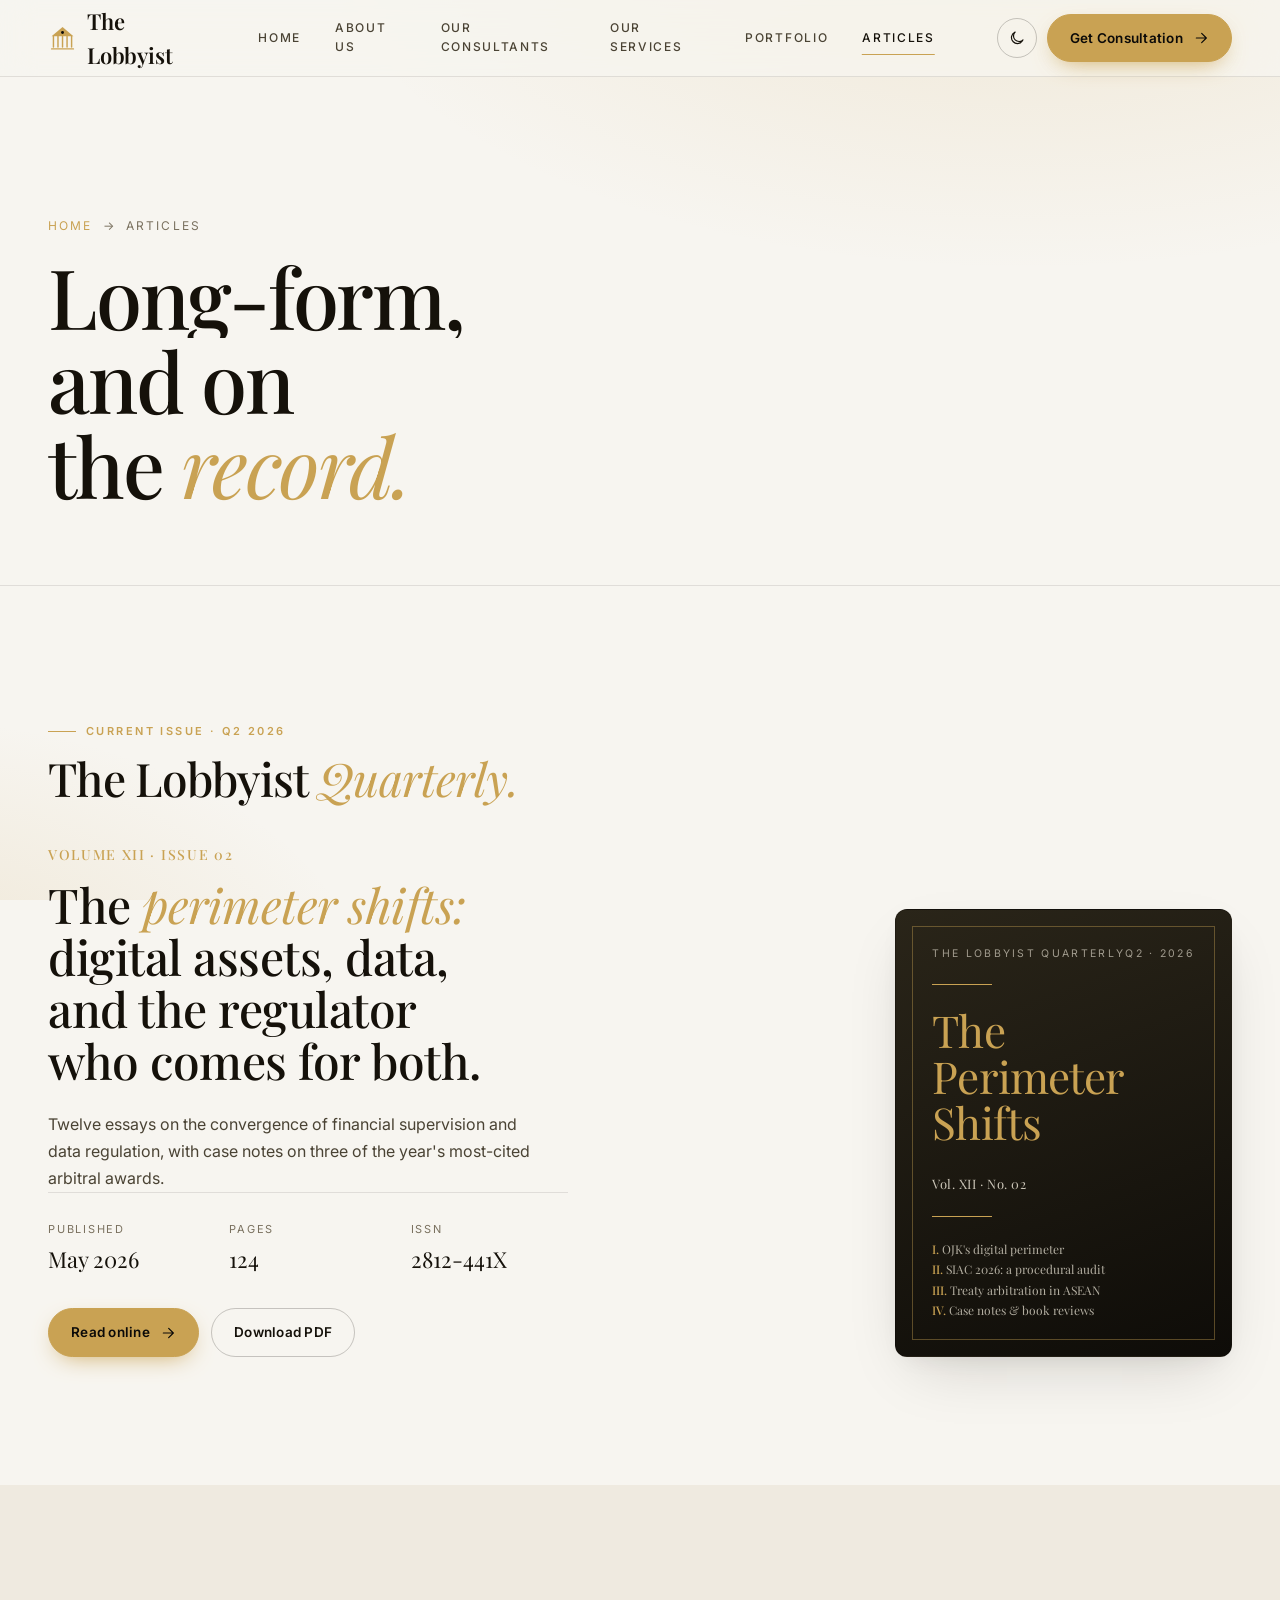
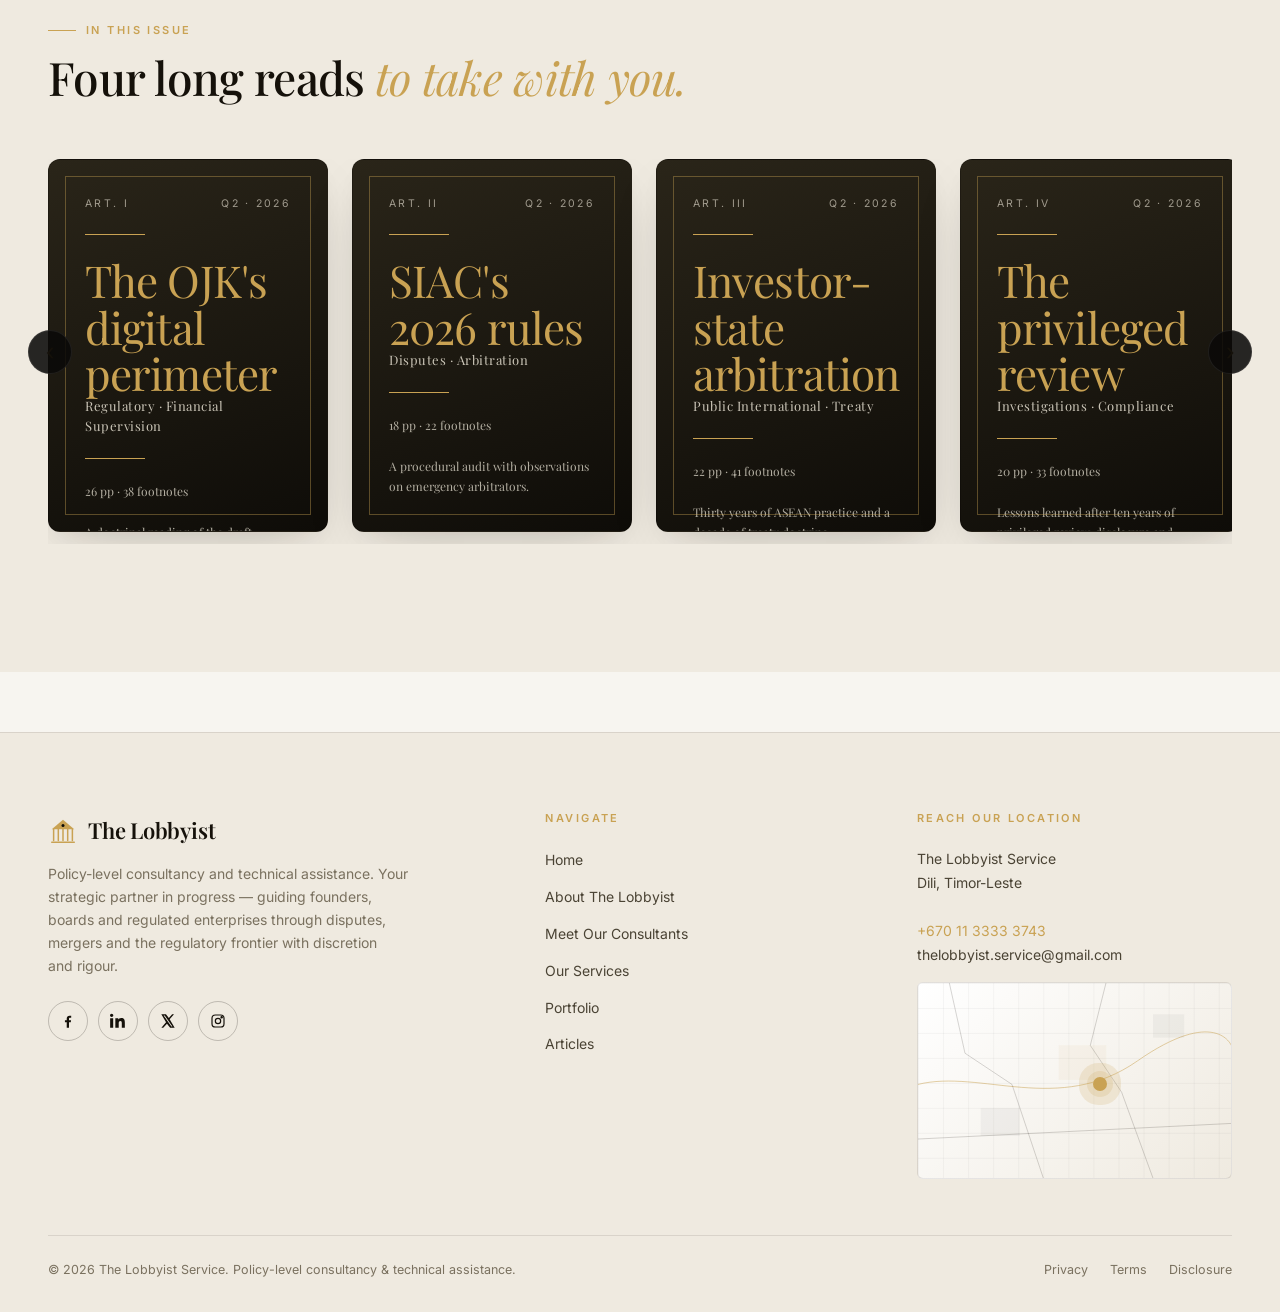
<file: articles.html>
<!doctype html>
<html lang="en" data-theme="light">

<head>
  <meta charset="utf-8" />
  <meta name="viewport" content="width=device-width, initial-scale=1" />
  <title>Articles · Lobbyist</title>
  <link rel="preconnect" href="https://fonts.googleapis.com">
  <link rel="preconnect" href="https://fonts.gstatic.com" crossorigin>
  <link
    href="https://fonts.googleapis.com/css2?family=Playfair+Display:ital,wght@0,400..800;1,400..700&family=Inter:wght@300;400;500;600;700&display=swap"
    rel="stylesheet">
  <link rel="stylesheet" href="shared.css" />
  <style>
    .issue-row {
      display: grid;
      grid-template-columns: 1.1fr 1fr;
      gap: 64px;
      align-items: end;
    }

    @media (max-width: 880px) {
      .issue-row {
        grid-template-columns: 1fr;
        gap: 32px;
      }
    }

    .issue-row .meta {
      display: grid;
      grid-template-columns: repeat(3, 1fr);
      gap: 24px;
      padding-top: 28px;
      border-top: 1px solid var(--line);
      max-width: 520px;
    }

    .issue-row .meta div .l {
      font-size: 11px;
      letter-spacing: 0.16em;
      text-transform: uppercase;
      color: var(--ink-mute);
    }

    .issue-row .meta div .v {
      font-family: var(--serif);
      font-size: 22px;
      margin-top: 4px;
      color: var(--ink);
    }

    .issue-cover {
      aspect-ratio: 3/4;
      border-radius: var(--r-md);
      background: linear-gradient(160deg, #2a2519, #0e0c08);
      border: 1px solid var(--line-strong);
      box-shadow: var(--shadow-lg);
      padding: 36px;
      display: flex;
      flex-direction: column;
      justify-content: space-between;
      color: #f5efe0;
      position: relative;
      overflow: hidden;
      max-width: 420px;
      margin-left: auto;
      width: 100%;
    }

    a.issue-cover {
      color: inherit;
      text-decoration: none;
      cursor: pointer;
    }

    .issue-cover::before {
      content: "";
      position: absolute;
      inset: 16px;
      border: 1px solid var(--gold);
      pointer-events: none;
      opacity: .4;
    }

    .issue-cover .top {
      display: flex;
      justify-content: space-between;
      font-size: 10.5px;
      letter-spacing: 0.22em;
      text-transform: uppercase;
      color: rgba(245, 239, 224, .6);
    }

    .issue-cover .title {
      font-family: var(--serif);
      font-size: 44px;
      line-height: 1.05;
      letter-spacing: -0.02em;
      color: var(--gold);
    }

    .issue-cover .vol {
      font-size: 13px;
      color: rgba(245, 239, 224, .8);
      font-family: var(--serif);
      letter-spacing: 0.04em;
    }

    .issue-cover .rule {
      width: 60px;
      height: 1px;
      background: var(--gold);
      margin: 22px 0;
    }

    .issue-cover .toc {
      font-size: 12px;
      color: rgba(245, 239, 224, .7);
      line-height: 1.7;
      font-family: var(--serif);
    }

    .issue-cover .toc strong {
      color: var(--gold);
      font-weight: 500;
    }

    .cards-wrapper {
      position: relative;
      margin-top: 32px;
    }

    .cards-track {
      display: flex;
      gap: 24px;
      padding-bottom: 12px;
      overflow-x: auto;
      scroll-behavior: smooth;
    }

    .cards-track::-webkit-scrollbar {
      height: 8px;
    }

    .cards-track::-webkit-scrollbar-thumb {
      background: rgba(255, 255, 255, .14);
      border-radius: 999px;
    }

    .nav-arrow {
      position: absolute;
      top: 50%;
      transform: translateY(-50%);
      width: 44px;
      height: 44px;
      border-radius: 999px;
      display: grid;
      place-items: center;
      color: var(--text);
      background: rgba(11, 10, 8, .88);
      border: 1px solid rgba(255, 255, 255, .08);
      text-decoration: none;
      font-size: 24px;
      transition: transform .2s ease, background .2s ease;
      z-index: 10;
    }

    .nav-arrow:hover {
      transform: translateY(-50%) scale(1.05);
      background: rgba(255, 255, 255, .12);
    }

    .nav-arrow.prev {
      left: -20px;
    }

    .nav-arrow.next {
      right: -20px;
    }

    .issue-cover {
      flex: 0 0 280px;
      width: auto;
      min-width: 280px;
      max-width: 420px;
    }

    @media (max-width: 760px) {
      .cards-track {
        gap: 18px;
      }

      .nav-arrow.prev {
        left: 0;
      }

      .nav-arrow.next {
        right: 0;
      }

      .issue-cover {
        flex: 0 0 240px;
        min-width: 240px;
      }
    }

    .article {
      background: var(--bg-elev);
      padding: 36px 36px 32px;
      display: flex;
      flex-direction: column;
      cursor: pointer;
      transition: background .3s;
    }

    .article:hover {
      background: var(--bg-mute);
    }

    .article .num {
      font-family: var(--serif);
      font-size: 13px;
      color: var(--gold);
      letter-spacing: 0.12em;
    }

    .article .topic {
      margin-top: 4px;
      font-size: 11px;
      letter-spacing: 0.2em;
      text-transform: uppercase;
      color: var(--ink-mute);
    }

    .article h3 {
      font-family: var(--serif);
      font-size: clamp(22px, 2.2vw, 28px);
      line-height: 1.2;
      letter-spacing: -0.015em;
      margin-top: 16px;
      transition: color .25s;
    }

    .article:hover h3 {
      color: var(--gold);
    }

    .article .abstract {
      margin-top: 16px;
      color: var(--ink-soft);
      font-size: 14.5px;
      line-height: 1.65;
      font-family: var(--serif);
      font-style: italic;
    }

    .article .by {
      margin-top: auto;
      padding-top: 28px;
      display: flex;
      align-items: center;
      justify-content: space-between;
      border-top: 1px solid var(--line);
      font-size: 12px;
      color: var(--ink-mute);
      letter-spacing: 0.06em;
    }

    .article .by .auth {
      display: flex;
      align-items: center;
      gap: 10px;
    }

    .article .by .auth .av {
      width: 30px;
      height: 30px;
      border-radius: 50%;
      background: linear-gradient(140deg, #2a2519, #0e0c08);
      display: grid;
      place-items: center;
      color: var(--gold);
      font-family: var(--serif);
      font-size: 12px;
      border: 1px solid var(--gold);
    }

    .article .by .auth strong {
      color: var(--ink);
      font-family: var(--serif);
      font-size: 14px;
      letter-spacing: 0;
    }

    .citation {
      padding: 28px 0;
      border-top: 1px solid var(--line);
      display: grid;
      grid-template-columns: 100px 1fr auto;
      gap: 28px;
      align-items: center;
      transition: padding .3s;
      cursor: pointer;
    }

    .citation:hover {
      padding-left: 12px;
    }

    .citation:hover h4 {
      color: var(--gold);
    }

    .citation:last-of-type {
      border-bottom: 1px solid var(--line);
    }

    @media (max-width: 720px) {
      .citation {
        grid-template-columns: 1fr;
        gap: 8px;
      }
    }

    .citation .ref {
      font-family: var(--serif);
      color: var(--gold);
      font-size: 16px;
      letter-spacing: 0.04em;
    }

    .citation h4 {
      font-family: var(--serif);
      font-size: 19px;
      transition: color .25s;
      line-height: 1.3;
      font-weight: 500;
      letter-spacing: -0.01em;
    }

    .citation .src {
      color: var(--ink-mute);
      font-size: 12.5px;
      margin-top: 4px;
      font-style: italic;
    }

    .citation .meta {
      font-size: 11px;
      letter-spacing: 0.16em;
      text-transform: uppercase;
      color: var(--ink-mute);
      justify-self: end;
    }
  </style>
</head>

<body data-page="articles">
  <div id="nav-mount"></div>

  <header class="page-head">
    <div class="hero-grid" aria-hidden="true"></div>
    <div class="container" style="position:relative;">
      <div class="crumb"><a href="index.html">Home</a><span>→</span><span>Articles</span></div>
      <h1 class="hero-headline">
        <span class="line"><span>Long-form,</span></span>
        <span class="line"><span>and on the <em>record.</em></span></span>
      </h1>

    </div>
  </header>

  <!-- Current issue -->
  <section>
    <div class="container">
      <div class="section-head reveal" style="margin-bottom:40px;">
        <div class="title">
          <span class="eyebrow">Current issue · Q2 2026</span>
          <h2>The Lobbyist <em class="gold" style="font-style:italic;font-weight:400;">Quarterly.</em></h2>
        </div>

      </div>

      <div class="issue-row reveal">
        <div>
          <div class="serif" style="font-size:14px; color:var(--gold); letter-spacing:.12em;">VOLUME XII · ISSUE 02
          </div>
          <h2 class="serif" style="margin-top:14px; font-size: clamp(32px, 4vw, 48px);">
            The <em class="gold" style="font-style:italic; font-weight:400;">perimeter shifts:</em>
            digital assets, data, and the regulator who comes for both.
          </h2>
          <p class="soft" style="margin-top:24px; font-size:16px; line-height:1.7; max-width:560px;">
            Twelve essays on the convergence of financial supervision
            and data regulation, with case notes on three of the
            year&apos;s most-cited arbitral awards.
          </p>
          <div class="meta">
            <div>
              <div class="l">Published</div>
              <div class="v">May 2026</div>
            </div>
            <div>
              <div class="l">Pages</div>
              <div class="v">124</div>
            </div>
            <div>
              <div class="l">ISSN</div>
              <div class="v">2812-441X</div>
            </div>
          </div>
          <div style="margin-top: 32px; display:flex; gap:12px; flex-wrap:wrap;">
            <a href="#" class="btn btn-primary">Read online <svg class="arrow" viewBox="0 0 24 24" fill="none">
                <path d="M5 12h14M13 5l7 7-7 7" stroke="currentColor" stroke-width="1.8" stroke-linecap="round"
                  stroke-linejoin="round" />
              </svg></a>
            <a href="#" class="btn btn-ghost">Download PDF</a>
          </div>
        </div>

        <div class="issue-cover">
          <div>
            <div class="top">
              <span>The Lobbyist Quarterly</span>
              <span>Q2 · 2026</span>
            </div>
            <div class="rule"></div>
            <div class="title">The<br />Perimeter<br />Shifts</div>
          </div>
          <div>
            <div class="vol">Vol. XII · No. 02</div>
            <div class="rule"></div>
            <div class="toc">
              <strong>I.</strong> OJK&apos;s digital perimeter<br />
              <strong>II.</strong> SIAC 2026: a procedural audit<br />
              <strong>III.</strong> Treaty arbitration in ASEAN<br />
              <strong>IV.</strong> Case notes &amp; book reviews
            </div>
          </div>
        </div>
      </div>
    </div>
  </section>

  <!-- Articles in current issue -->
  <section style="background: var(--bg-mute);">
    <div class="container">
      <div class="section-head reveal">
        <div class="title">
          <span class="eyebrow">In this issue</span>
          <h2>Four long reads <em class="gold" style="font-style:italic;font-weight:400;">to take with you.</em></h2>
        </div>
      </div>

      <div class="cards-wrapper reveal">
        <a href="#" class="nav-arrow prev" aria-label="Previous card">‹</a>
        <div class="cards-track">
          <a href="#" class="issue-cover">
            <div>
              <div class="top"><span>ART. I</span><span>Q2 · 2026</span></div>
              <div class="rule"></div>
              <div class="title">The OJK&apos;s digital perimeter</div>
            </div>
            <div>
              <div class="vol">Regulatory · Financial Supervision</div>
              <div class="rule"></div>
              <div class="toc">26 pp · 38 footnotes<br /><br />A doctrinal reading of the draft regulation and the shift
                to entity-based supervision.</div>
            </div>
          </a>

          <a href="#" class="issue-cover">
            <div>
              <div class="top"><span>ART. II</span><span>Q2 · 2026</span></div>
              <div class="rule"></div>
              <div class="title">SIAC&apos;s 2026 rules</div>
            </div>
            <div>
              <div class="vol">Disputes · Arbitration</div>
              <div class="rule"></div>
              <div class="toc">18 pp · 22 footnotes<br /><br />A procedural audit with observations on emergency
                arbitrators.</div>
            </div>
          </a>

          <a href="#" class="issue-cover">
            <div>
              <div class="top"><span>ART. III</span><span>Q2 · 2026</span></div>
              <div class="rule"></div>
              <div class="title">Investor-state arbitration</div>
            </div>
            <div>
              <div class="vol">Public International · Treaty</div>
              <div class="rule"></div>
              <div class="toc">22 pp · 41 footnotes<br /><br />Thirty years of ASEAN practice and a decade of treaty
                doctrine.</div>
            </div>
          </a>

          <a href="#" class="issue-cover">
            <div>
              <div class="top"><span>ART. IV</span><span>Q2 · 2026</span></div>
              <div class="rule"></div>
              <div class="title">The privileged review</div>
            </div>
            <div>
              <div class="vol">Investigations · Compliance</div>
              <div class="rule"></div>
              <div class="toc">20 pp · 33 footnotes<br /><br />Lessons learned after ten years of privileged review,
                disclosure and cadence.</div>
            </div>
          </a>
        </div>
        <a href="#" class="nav-arrow next" aria-label="Next card">›</a>
      </div>
    </div>
  </section>


  <div id="footer-mount"></div>
  <script src="shared.js"></script>
  <script src="chrome.js"></script>
</body>

</html>
</file>
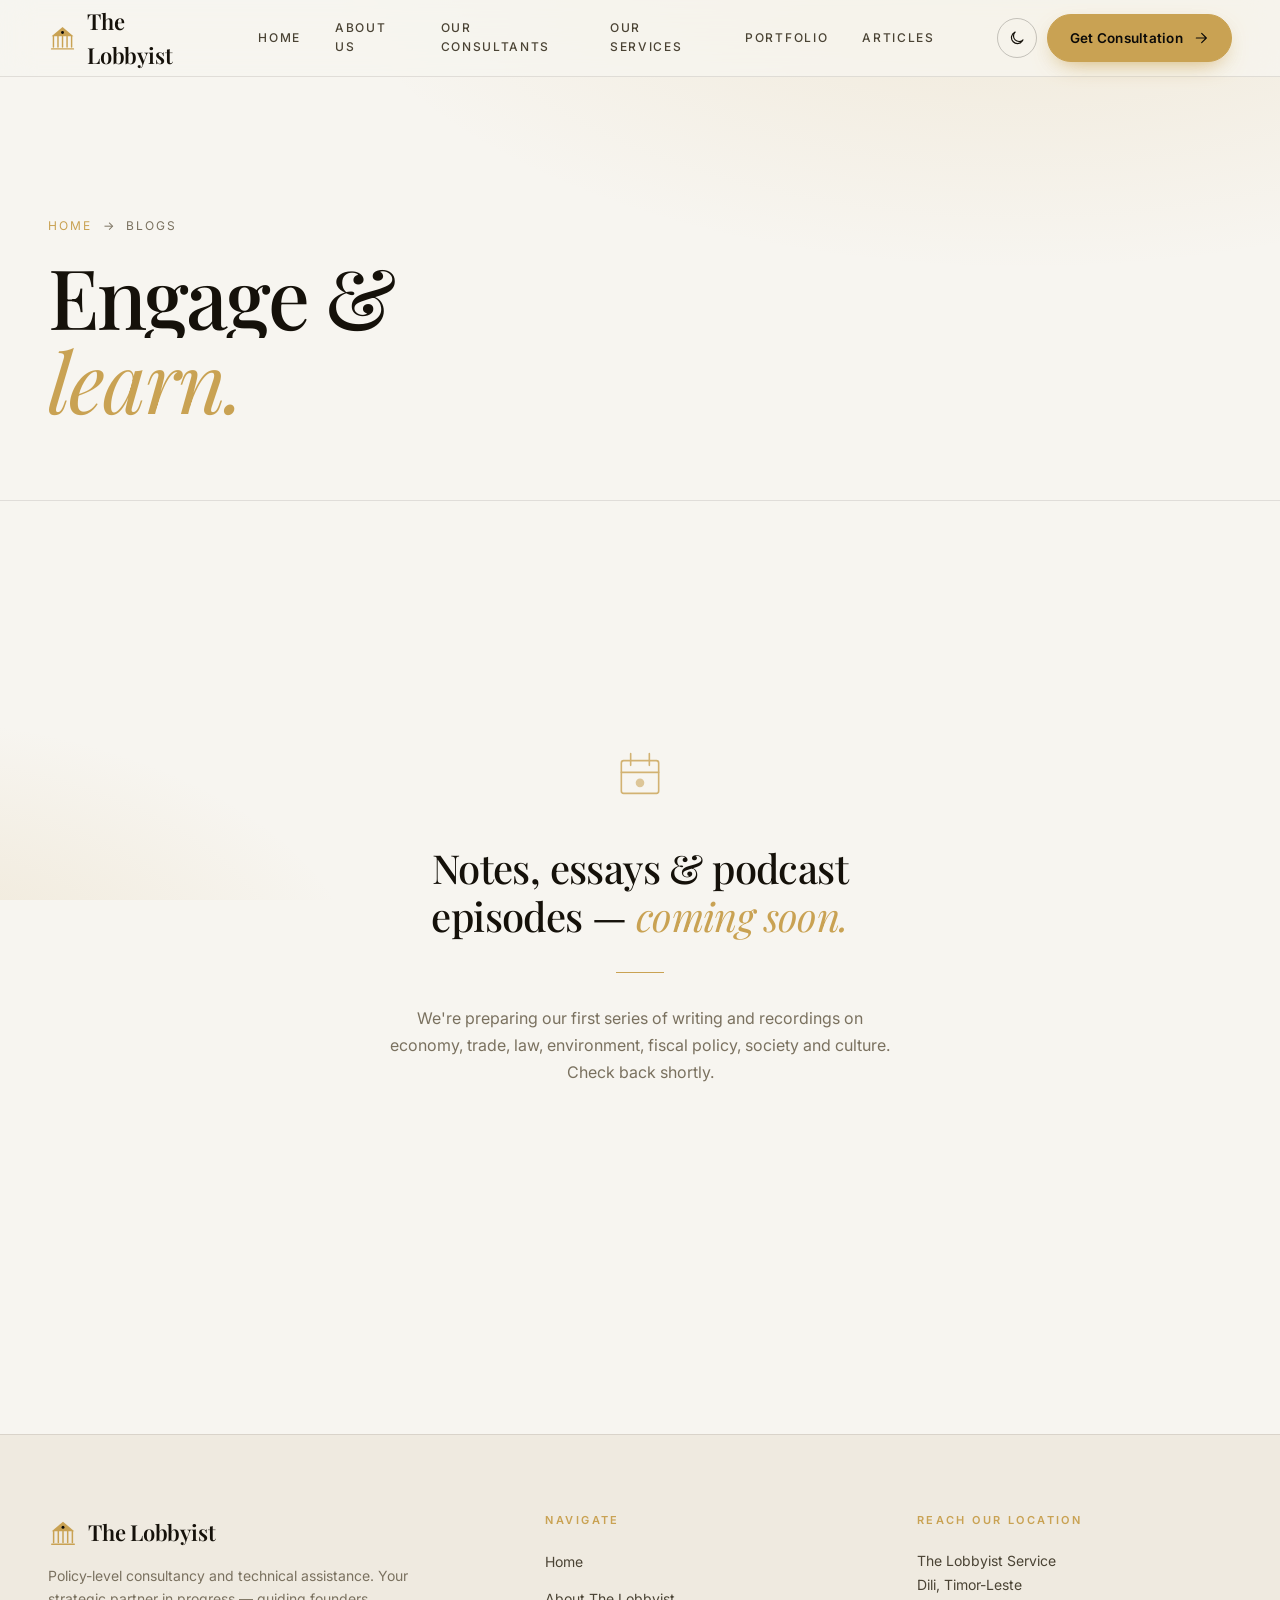
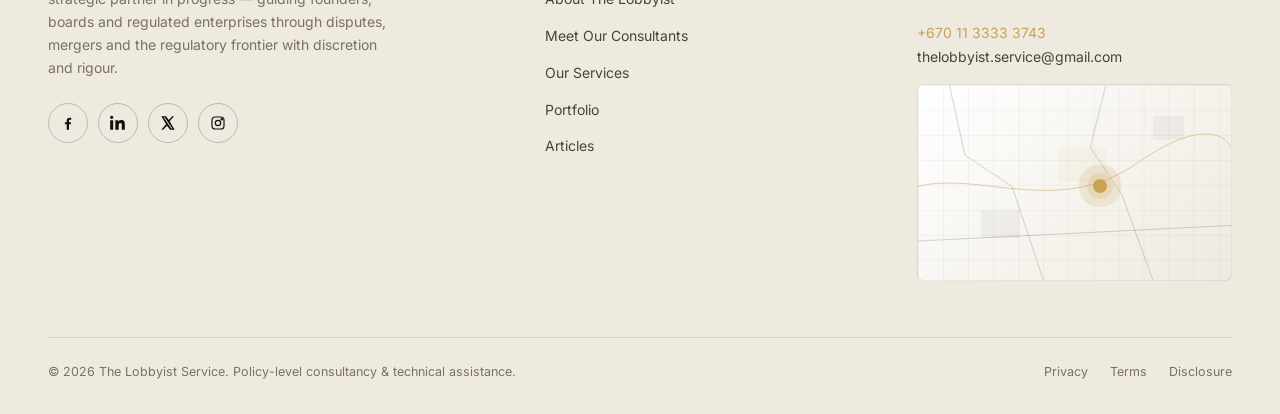
<file: blogs.html>
<!doctype html>
<html lang="en" data-theme="light">
<head>
  <meta charset="utf-8" />
  <meta name="viewport" content="width=device-width, initial-scale=1" />
  <title>Blogs · The Lobbyist</title>
  <link rel="preconnect" href="https://fonts.googleapis.com">
  <link rel="preconnect" href="https://fonts.gstatic.com" crossorigin>
  <link href="https://fonts.googleapis.com/css2?family=Playfair+Display:ital,wght@0,400..800;1,400..700&family=Inter:wght@300;400;500;600;700&display=swap" rel="stylesheet">
  <link rel="stylesheet" href="shared.css" />
  <style>
    .empty-state {
      max-width: 560px;
      margin: 0 auto;
      padding: 120px 24px 160px;
      text-align: center;
    }
    .empty-state .ornament {
      width: 56px;
      height: 56px;
      margin: 0 auto 32px;
      color: var(--gold);
      opacity: .8;
    }
    .empty-state h2 {
      font-family: var(--serif);
      font-size: clamp(28px, 3.4vw, 40px);
      line-height: 1.2;
      letter-spacing: -0.015em;
      color: var(--ink);
    }
    .empty-state h2 em {
      color: var(--gold);
      font-style: italic;
      font-weight: 400;
    }
    .empty-state p {
      margin-top: 22px;
      font-size: 16px;
      line-height: 1.7;
      color: var(--ink-mute);
    }
    .empty-state .rule {
      width: 48px;
      height: 1px;
      background: var(--gold);
      margin: 32px auto;
    }
  </style>
</head>
<body data-page="blogs">
  <div id="nav-mount"></div>

  <header class="page-head">
    <div class="hero-grid" aria-hidden="true"></div>
    <div class="container" style="position:relative;">
      <div class="crumb"><a href="index.html">Home</a><span>→</span><span>Blogs</span></div>
      <h1 class="hero-headline">
        <span class="line"><span>Engage &amp;</span></span>
        <span class="line"><span><em>learn.</em></span></span>
      </h1>
    </div>
  </header>

  <section>
    <div class="container">
      <div class="empty-state reveal">
        <svg class="ornament" viewBox="0 0 48 48" fill="none" stroke="currentColor" stroke-width="1.4" aria-hidden="true">
          <rect x="8" y="10" width="32" height="28" rx="2"/>
          <path d="M16 4 V14 M32 4 V14 M8 20 H40" stroke-linecap="round"/>
          <circle cx="24" cy="29" r="3" fill="currentColor" opacity=".7"/>
        </svg>
        <h2>Notes, essays &amp; podcast episodes — <em>coming soon.</em></h2>
        <div class="rule"></div>
        <p>
          We&apos;re preparing our first series of writing and recordings
          on economy, trade, law, environment, fiscal policy, society
          and culture. Check back shortly.
        </p>
      </div>
    </div>
  </section>

  <div id="footer-mount"></div>
  <script src="shared.js"></script>
  <script src="chrome.js"></script>
</body>
</html>
</file>
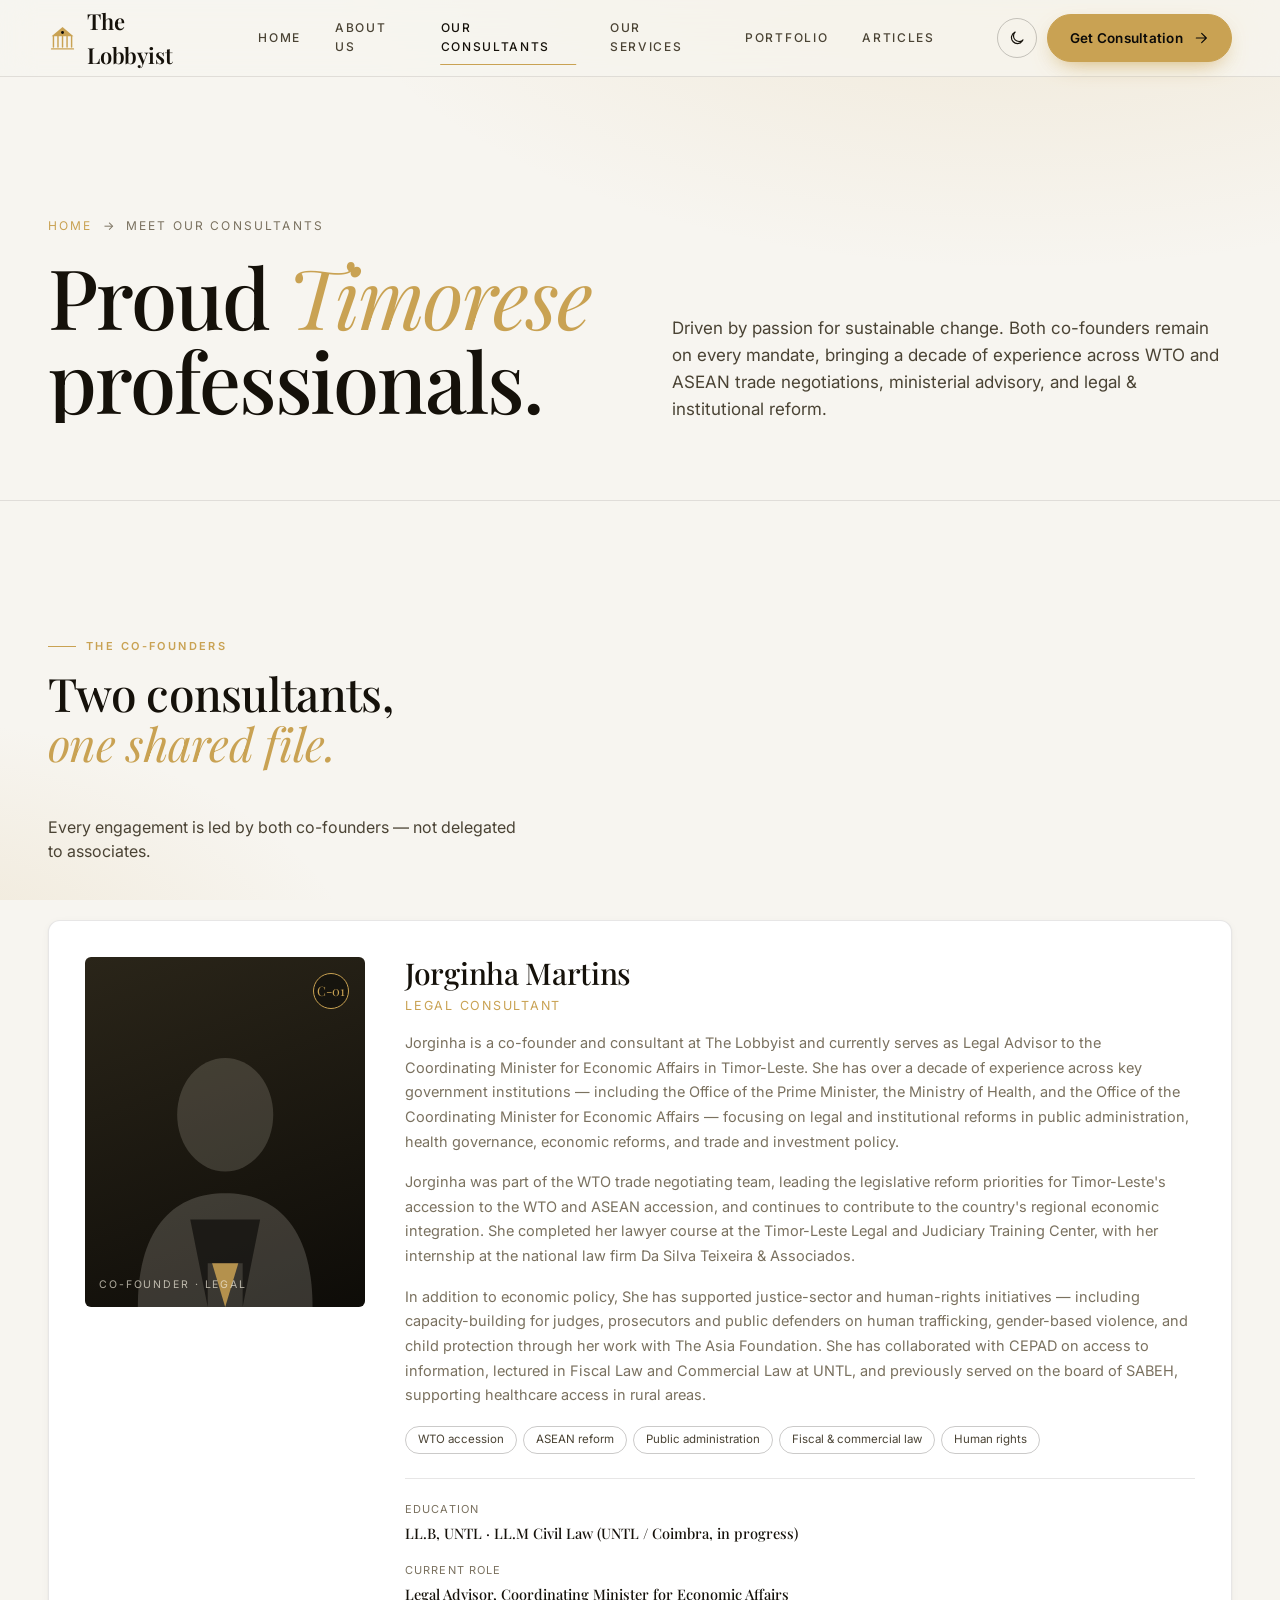
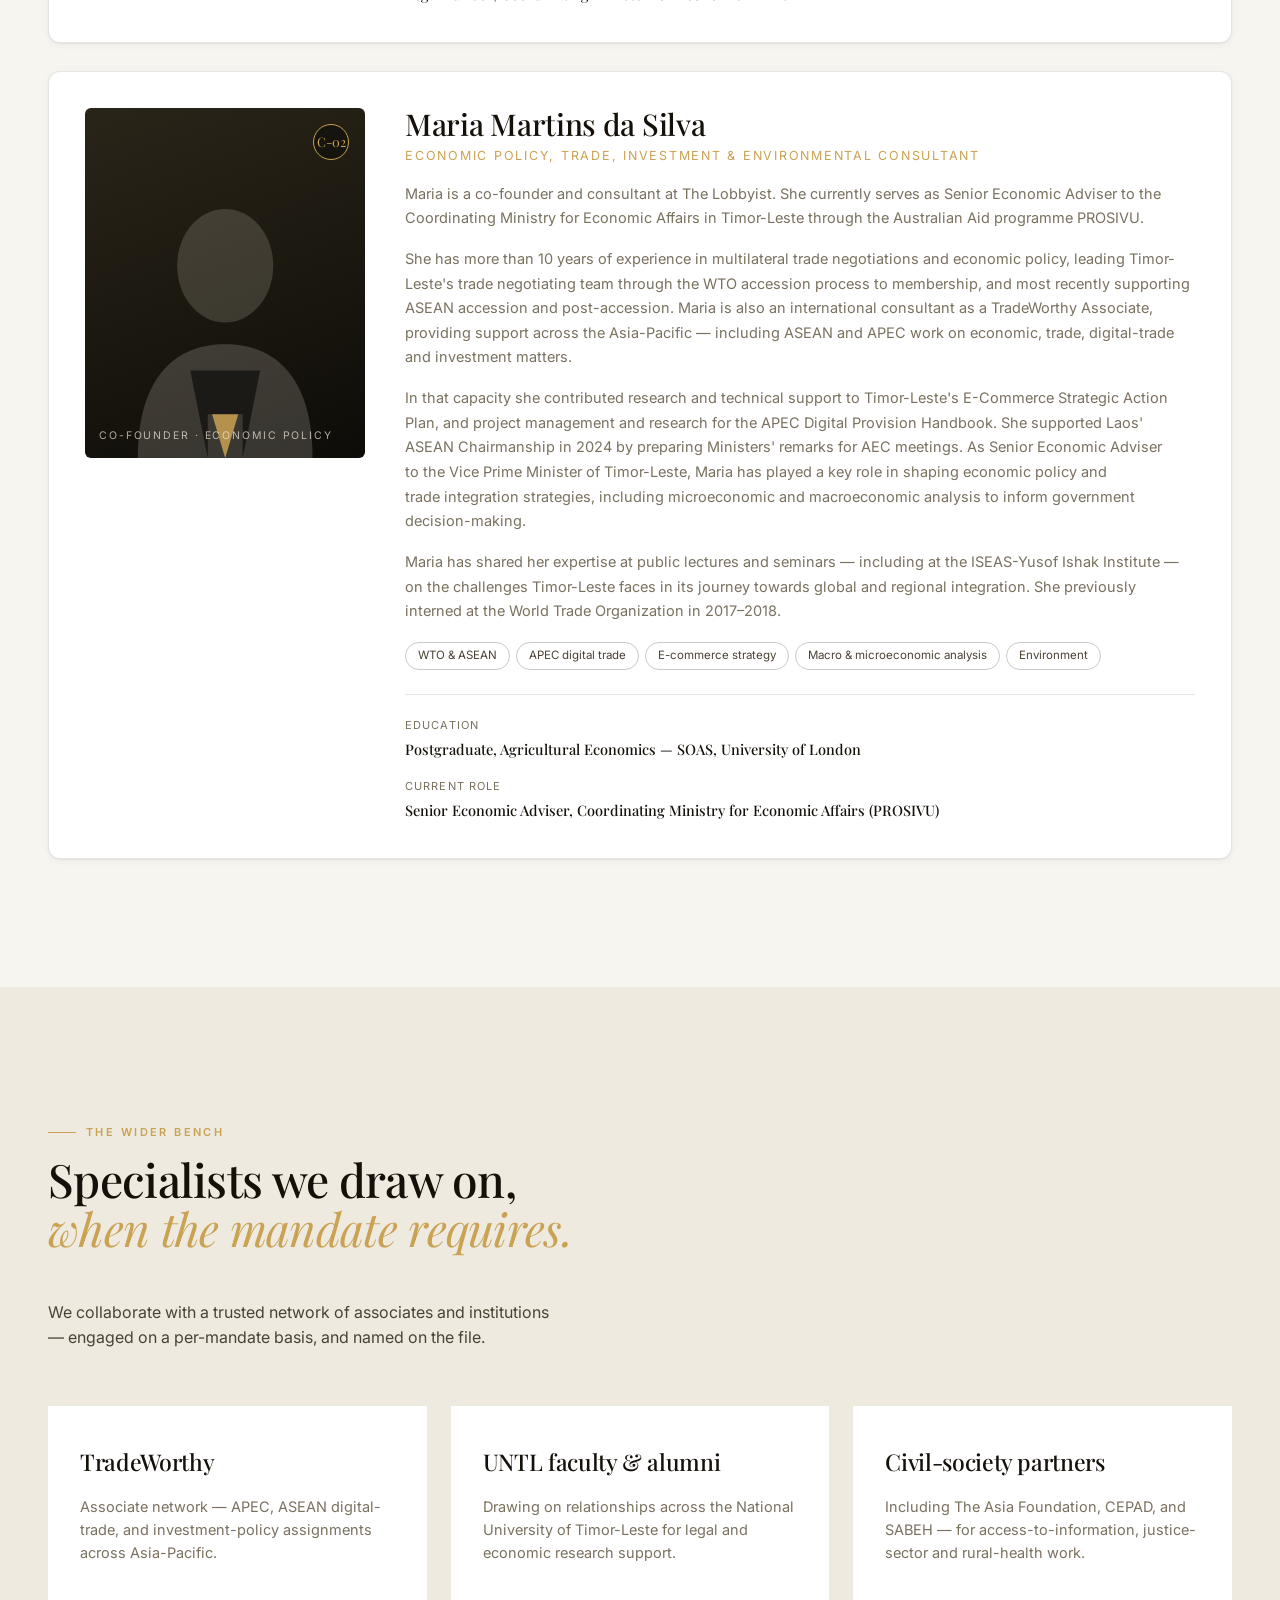
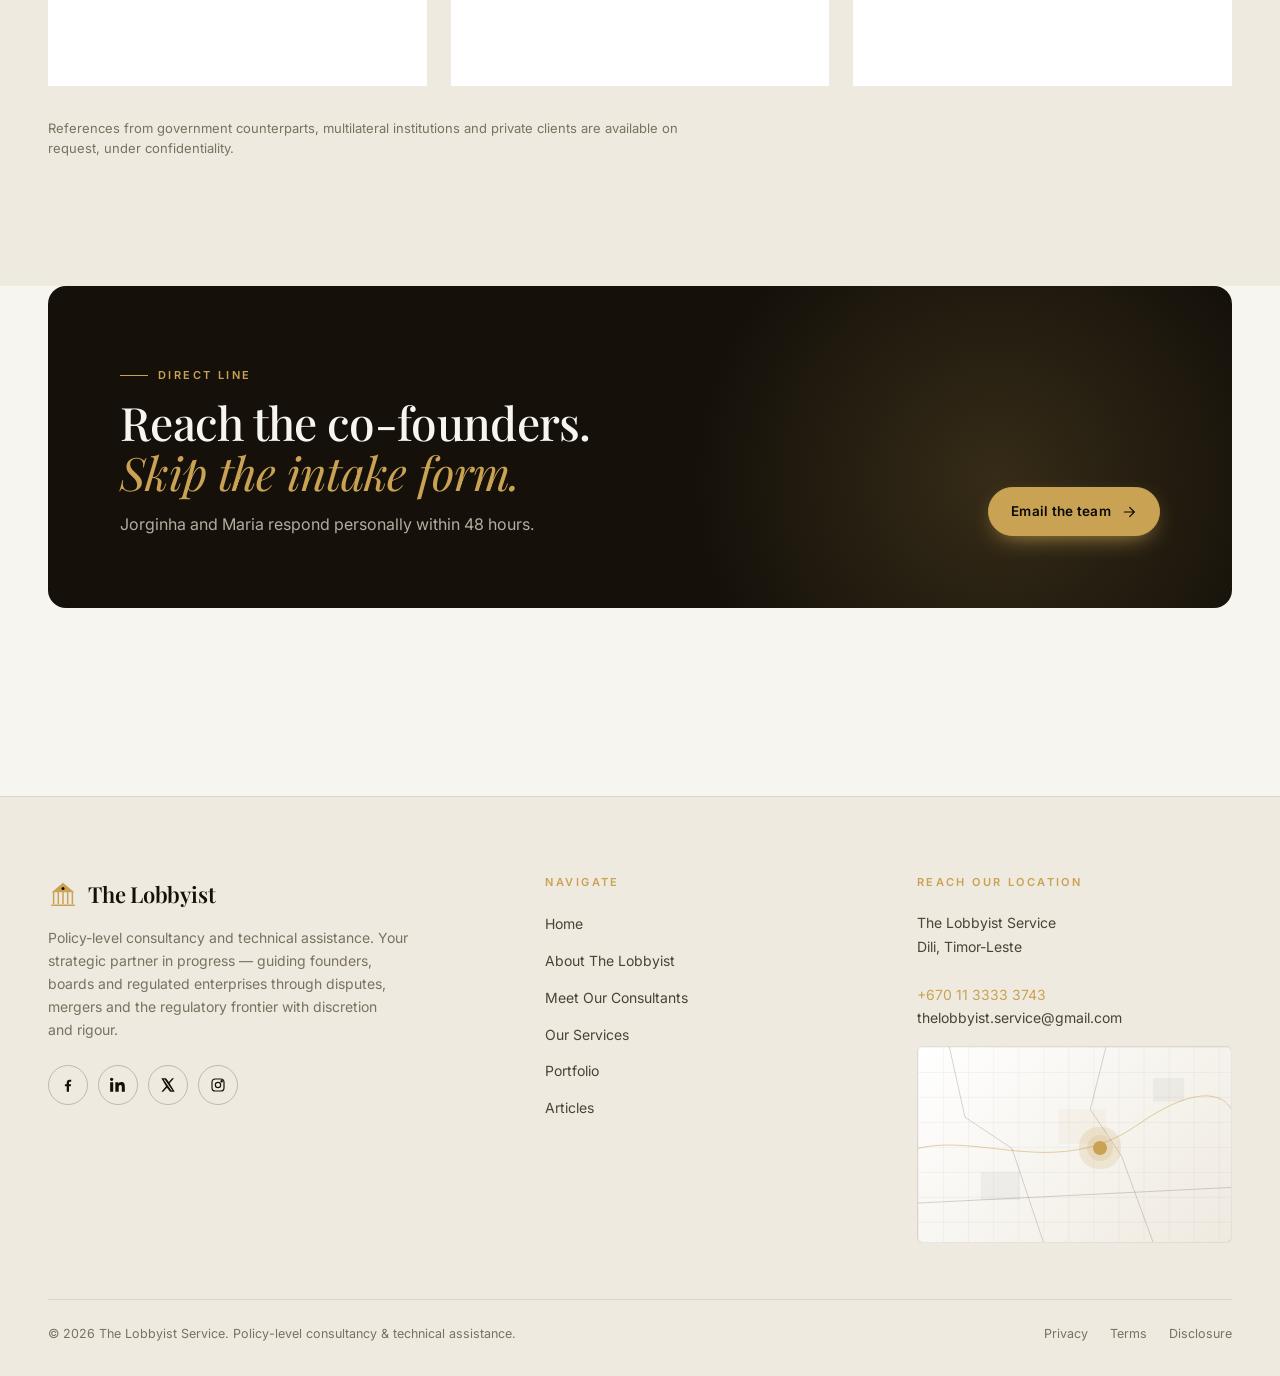
<file: consultant.html>
<!doctype html>
<html lang="en" data-theme="light">
<head>
  <meta charset="utf-8" />
  <meta name="viewport" content="width=device-width, initial-scale=1" />
  <title>Meet Our Consultants · The Lobbyist Service</title>
  <link rel="preconnect" href="https://fonts.googleapis.com">
  <link rel="preconnect" href="https://fonts.gstatic.com" crossorigin>
  <link href="https://fonts.googleapis.com/css2?family=Playfair+Display:ital,wght@0,400..800;1,400..700&family=Inter:wght@300;400;500;600;700&display=swap" rel="stylesheet">
  <link rel="stylesheet" href="shared.css" />
  <style>
    .consult-hero {
      display: grid;
      grid-template-columns: 1fr 1fr;
      gap: 64px;
      align-items: end;
    }
    @media (max-width: 880px) { .consult-hero { grid-template-columns: 1fr; gap: 32px; } }

    .lead-card {
      display: grid;
      grid-template-columns: 280px 1fr;
      gap: 40px;
      background: var(--bg-elev);
      border: 1px solid var(--line);
      border-radius: var(--r-md);
      padding: 36px;
      box-shadow: var(--shadow-sm);
      transition: border-color .3s, box-shadow .3s;
    }
    .lead-card:hover { border-color: var(--gold); box-shadow: var(--shadow-lg); }
    @media (max-width: 760px) { .lead-card { grid-template-columns: 1fr; gap: 24px; } }
    .lead-photo {
      aspect-ratio: 4/5;
      border-radius: 6px;
      background: linear-gradient(160deg, #2a2519, #0e0c08);
      position: relative;
      overflow: hidden;
    }
    .lead-photo .ring {
      position: absolute; top:16px; right:16px;
      width:36px; height:36px; border:1px solid var(--gold); border-radius:50%;
      display:grid; place-items:center; color:var(--gold);
      font-family: var(--serif); font-size:13px;
      background: rgba(11,10,8,.5); backdrop-filter: blur(4px);
    }
    .lead-photo .silhouette {
      position:absolute; inset:0; display:grid; place-items:end center;
    }
    .lead-photo .silhouette svg { width:78%; }
    .lead-photo .caption {
      position: absolute;
      bottom: 14px; left: 14px;
      color: rgba(245,239,224,.7);
      font-size: 10.5px;
      letter-spacing: .18em;
      text-transform: uppercase;
    }
    .lead-body h3 { font-size: 30px; }
    .lead-body .role {
      margin-top:6px;
      color:var(--gold);
      font-size:12.5px;
      letter-spacing:.14em;
      text-transform:uppercase;
      font-style: normal;
    }
    .lead-body p { color: var(--ink-mute); font-size: 14.5px; line-height: 1.7; margin-top: 16px; }
    .lead-body .bar { margin-top:24px; padding-top: 22px; border-top: 1px solid var(--line); display:flex; flex-wrap:wrap; gap:18px 28px; font-size:11px; color:var(--ink-mute); letter-spacing:.1em; text-transform:uppercase; }
    .lead-body .bar strong { display:block; color: var(--ink); font-family: var(--serif); font-size:14.5px; letter-spacing:0; text-transform:none; margin-top:4px; font-weight: 500; }
    .lead-body .pills { margin-top: 18px; display: flex; flex-wrap: wrap; gap: 6px; }
    .lead-body .pills span { font-size: 11.5px; padding: 4px 12px; border: 1px solid var(--line-strong); border-radius: 999px; color: var(--ink-soft); }
  </style>
</head>
<body data-page="consultant">
  <div id="nav-mount"></div>

  <header class="page-head">
    <div class="hero-grid" aria-hidden="true"></div>
    <div class="container" style="position:relative;">
      <div class="crumb"><a href="index.html">Home</a><span>→</span><span>Meet Our Consultants</span></div>
      <div class="consult-hero">
        <div>
          <h1 class="hero-headline">
            <span class="line"><span>Proud <em>Timorese</em></span></span>
            <span class="line"><span>professionals.</span></span>
          </h1>
        </div>
        <p class="lede" style="max-width:none;">
          Driven by passion for sustainable change. Both co-founders
          remain on every mandate, bringing a decade of experience
          across WTO and ASEAN trade negotiations, ministerial
          advisory, and legal &amp; institutional reform.
        </p>
      </div>
    </div>
  </header>

  <!-- Co-founders -->
  <section>
    <div class="container">
      <div class="section-head reveal">
        <div class="title">
          <span class="eyebrow">The co-founders</span>
          <h2>Two consultants, <em class="gold" style="font-style:italic; font-weight:400;">one shared file.</em></h2>
        </div>
        <p>Every engagement is led by both co-founders — not delegated to associates.</p>
      </div>

      <div style="display:grid; grid-template-columns: 1fr; gap: 28px;" class="reveal-stagger">

        <article class="lead-card">
          <div class="lead-photo">
            <div class="ring">C-01</div>
            <div class="silhouette"><svg viewBox="0 0 100 130" aria-hidden="true">
              <ellipse cx="50" cy="42" rx="22" ry="26" fill="rgba(245,239,224,.16)"/>
              <path d="M10 130 C 10 92 28 78 50 78 C 72 78 90 92 90 130 Z" fill="rgba(245,239,224,.18)"/>
              <path d="M34 90 L42 130 L42 110 L58 110 L58 130 L66 90 Z" fill="rgba(11,10,8,.65)"/>
              <path d="M44 110 L50 130 L56 110 Z" fill="rgba(201,162,83,.85)"/>
            </svg></div>
            <div class="caption">Co-founder · Legal</div>
          </div>
          <div class="lead-body">
            <h3 class="serif">Jorginha Martins</h3>
            <div class="role">Legal Consultant</div>
            <p>
              Jorginha is a co-founder and consultant at The Lobbyist
              and currently serves as Legal Advisor to the Coordinating
              Minister for Economic Affairs in Timor-Leste. She has over
              a decade of experience across key government institutions —
              including the Office of the Prime Minister, the Ministry
              of Health, and the Office of the Coordinating Minister
              for Economic Affairs — focusing on legal and institutional
              reforms in public administration, health governance,
              economic reforms, and trade and investment policy.
            </p>
            <p>
              Jorginha was part of the WTO trade negotiating team, leading
              the legislative reform priorities for Timor-Leste&apos;s
              accession to the WTO and ASEAN accession, and continues
              to contribute to the country&apos;s regional economic
              integration. She completed her lawyer course at the
              Timor-Leste Legal and Judiciary Training Center, with
              her internship at the national law firm Da Silva
              Teixeira &amp; Associados.
            </p>
            <p>
              In addition to economic policy, She has supported
              justice-sector and human-rights initiatives — including
              capacity-building for judges, prosecutors and public
              defenders on human trafficking, gender-based violence,
              and child protection through her work with The Asia
              Foundation. She has collaborated with CEPAD on access
              to information, lectured in Fiscal Law and Commercial
              Law at UNTL, and previously served on the board of
              SABEH, supporting healthcare access in rural areas.
            </p>
            <div class="pills">
              <span>WTO accession</span>
              <span>ASEAN reform</span>
              <span>Public administration</span>
              <span>Fiscal &amp; commercial law</span>
              <span>Human rights</span>
            </div>
            <div class="bar">
              <div>Education<strong>LL.B, UNTL · LL.M Civil Law (UNTL / Coimbra, in progress)</strong></div>
              <div>Current role<strong>Legal Advisor, Coordinating Minister for Economic Affairs</strong></div>
            </div>
          </div>
        </article>

        <article class="lead-card">
          <div class="lead-photo">
            <div class="ring">C-02</div>
            <div class="silhouette"><svg viewBox="0 0 100 130" aria-hidden="true">
              <ellipse cx="50" cy="42" rx="22" ry="26" fill="rgba(245,239,224,.16)"/>
              <path d="M10 130 C 10 92 28 78 50 78 C 72 78 90 92 90 130 Z" fill="rgba(245,239,224,.18)"/>
              <path d="M34 90 L42 130 L42 110 L58 110 L58 130 L66 90 Z" fill="rgba(11,10,8,.65)"/>
              <path d="M44 110 L50 130 L56 110 Z" fill="rgba(201,162,83,.85)"/>
            </svg></div>
            <div class="caption">Co-founder · Economic Policy</div>
          </div>
          <div class="lead-body">
            <h3 class="serif">Maria Martins da Silva</h3>
            <div class="role">Economic Policy, Trade, Investment &amp; Environmental Consultant</div>
            <p>
              Maria is a co-founder and consultant at The Lobbyist.
              She currently serves as Senior Economic Adviser to the
              Coordinating Ministry for Economic Affairs in Timor-Leste
              through the Australian Aid programme PROSIVU.
            </p>
            <p>
              She has more than 10 years of experience in multilateral
              trade negotiations and economic policy, leading
              Timor-Leste&apos;s trade negotiating team through the WTO
              accession process to membership, and most recently
              supporting ASEAN accession and post-accession. Maria is
              also an international consultant as a TradeWorthy
              Associate, providing support across the Asia-Pacific —
              including ASEAN and APEC work on economic, trade,
              digital-trade and investment matters.
            </p>
            <p>
              In that capacity she contributed research and technical
              support to Timor-Leste&apos;s E-Commerce Strategic Action
              Plan, and project management and research for the APEC
              Digital Provision Handbook. She supported Laos&apos;
              ASEAN Chairmanship in 2024 by preparing Ministers&apos;
              remarks for AEC meetings. As Senior Economic Adviser to
              the Vice Prime Minister of Timor-Leste, Maria has played
              a key role in shaping economic policy and trade integration
              strategies, including microeconomic and macroeconomic
              analysis to inform government decision-making.
            </p>
            <p>
              Maria has shared her expertise at public lectures and
              seminars — including at the ISEAS-Yusof Ishak Institute —
              on the challenges Timor-Leste faces in its journey
              towards global and regional integration. She previously
              interned at the World Trade Organization in 2017–2018.
            </p>
            <div class="pills">
              <span>WTO &amp; ASEAN</span>
              <span>APEC digital trade</span>
              <span>E-commerce strategy</span>
              <span>Macro &amp; microeconomic analysis</span>
              <span>Environment</span>
            </div>
            <div class="bar">
              <div>Education<strong>Postgraduate, Agricultural Economics — SOAS, University of London</strong></div>
              <div>Current role<strong>Senior Economic Adviser, Coordinating Ministry for Economic Affairs (PROSIVU)</strong></div>
            </div>
          </div>
        </article>
      </div>
    </div>
  </section>

  <!-- Network -->
  <section style="background: var(--bg-mute);">
    <div class="container">
      <div class="section-head reveal">
        <div class="title">
          <span class="eyebrow">The wider bench</span>
          <h2>Specialists we draw on, <em class="gold" style="font-style:italic; font-weight:400;">when the mandate requires.</em></h2>
        </div>
        <p>
          We collaborate with a trusted network of associates and
          institutions — engaged on a per-mandate basis, and named on
          the file.
        </p>
      </div>

      <div style="display:grid; grid-template-columns: repeat(3, 1fr); gap: 24px;" class="reveal-stagger">
        <div class="service-card">
          <h3 style="margin-top:8px;">TradeWorthy</h3>
          <p style="margin-top:10px;">Associate network — APEC, ASEAN digital-trade, and investment-policy assignments across Asia-Pacific.</p>
        </div>
        <div class="service-card">
          <h3 style="margin-top:8px;">UNTL faculty &amp; alumni</h3>
          <p style="margin-top:10px;">Drawing on relationships across the National University of Timor-Leste for legal and economic research support.</p>
        </div>
        <div class="service-card">
          <h3 style="margin-top:8px;">Civil-society partners</h3>
          <p style="margin-top:10px;">Including The Asia Foundation, CEPAD, and SABEH — for access-to-information, justice-sector and rural-health work.</p>
        </div>
      </div>

      <p class="muted" style="margin-top:32px; font-size:13px; max-width:680px;">
        References from government counterparts, multilateral institutions
        and private clients are available on request, under confidentiality.
      </p>
    </div>
  </section>

  <!-- CTA -->
  <section style="padding-top: 0;">
    <div class="container">
      <div class="cta-strip reveal">
        <div>
          <span class="eyebrow" style="color:var(--gold);">Direct line</span>
          <h2 style="margin-top:14px;">Reach the co-founders. <em>Skip the intake form.</em></h2>
          <p>Jorginha and Maria respond personally within 48 hours.</p>
        </div>
        <div class="actions">
          <a href="mailto:thelobbyist.service@gmail.com" class="btn btn-primary">Email the team <svg class="arrow" viewBox="0 0 24 24" fill="none"><path d="M5 12h14M13 5l7 7-7 7" stroke="currentColor" stroke-width="1.8" stroke-linecap="round" stroke-linejoin="round"/></svg></a>
        </div>
      </div>
    </div>
  </section>

  <div id="footer-mount"></div>
  <script src="shared.js"></script>
  <script src="chrome.js"></script>
</body>
</html>
</file>
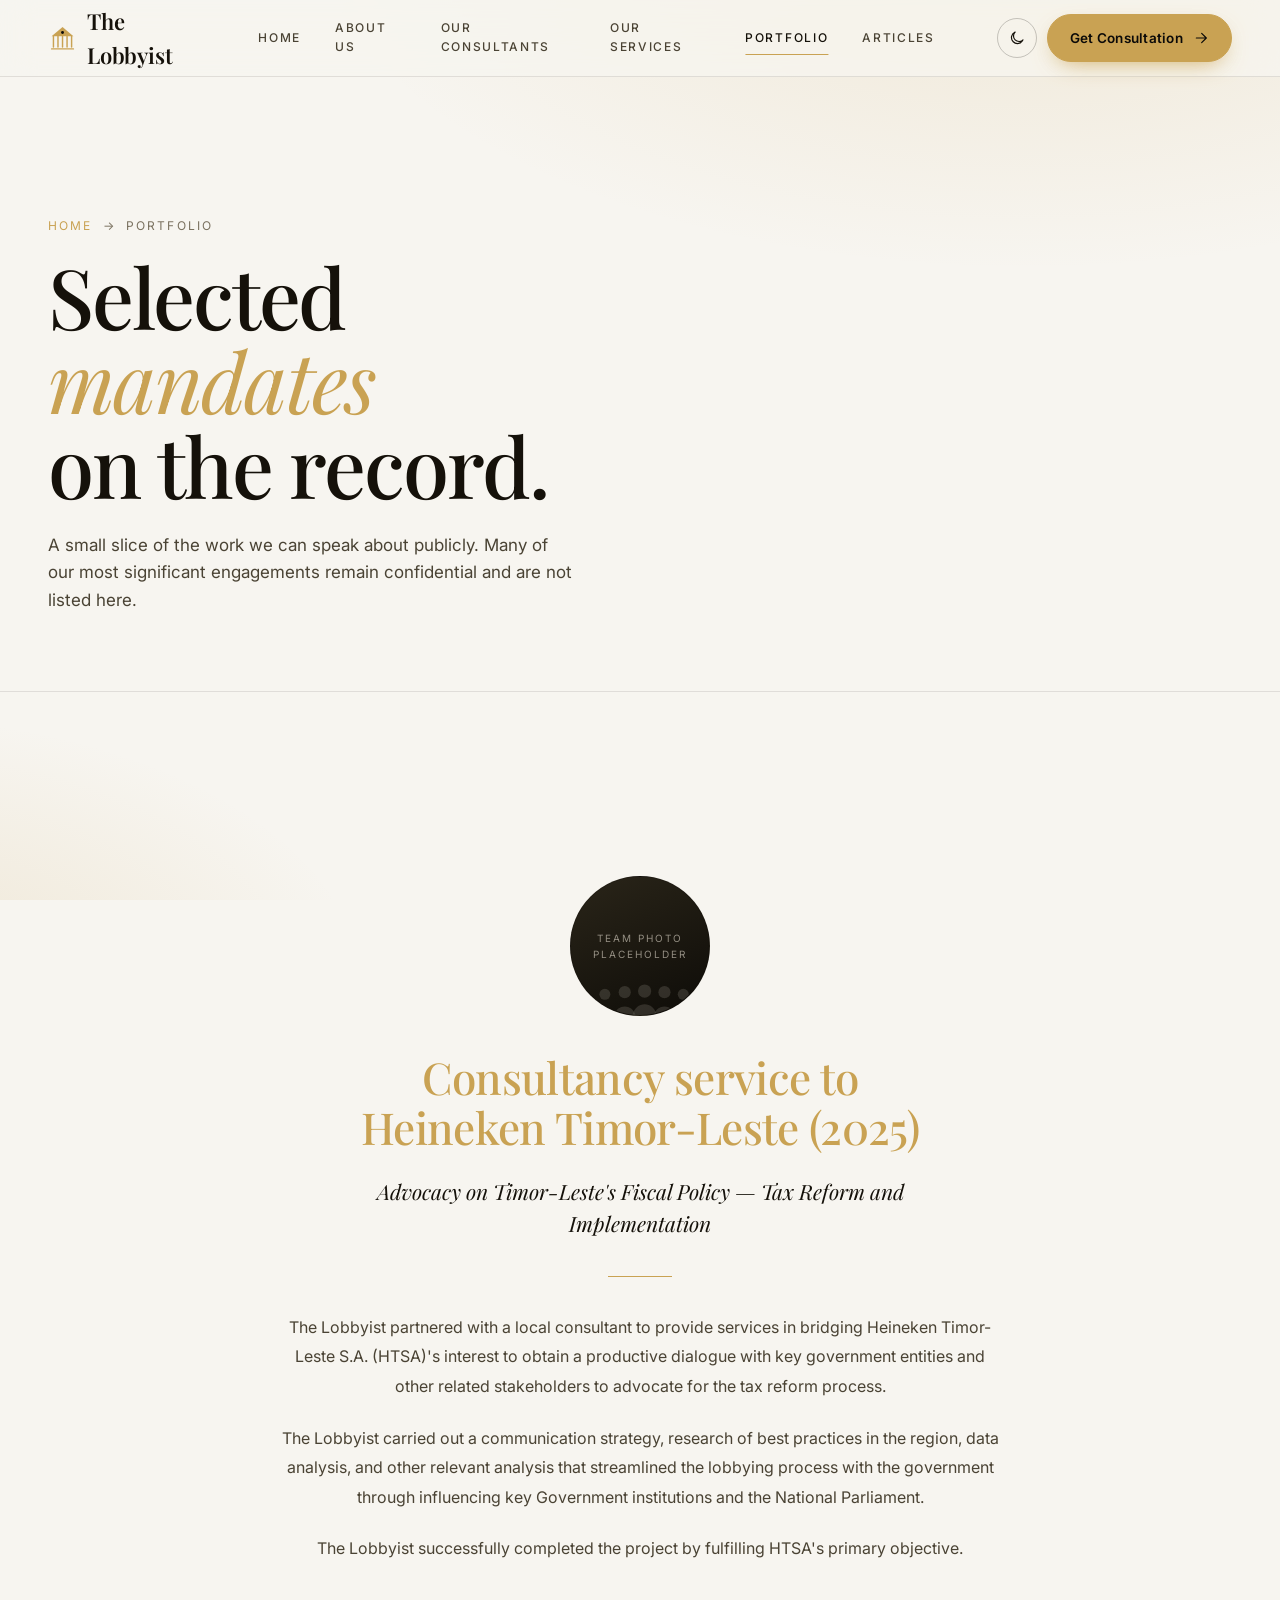
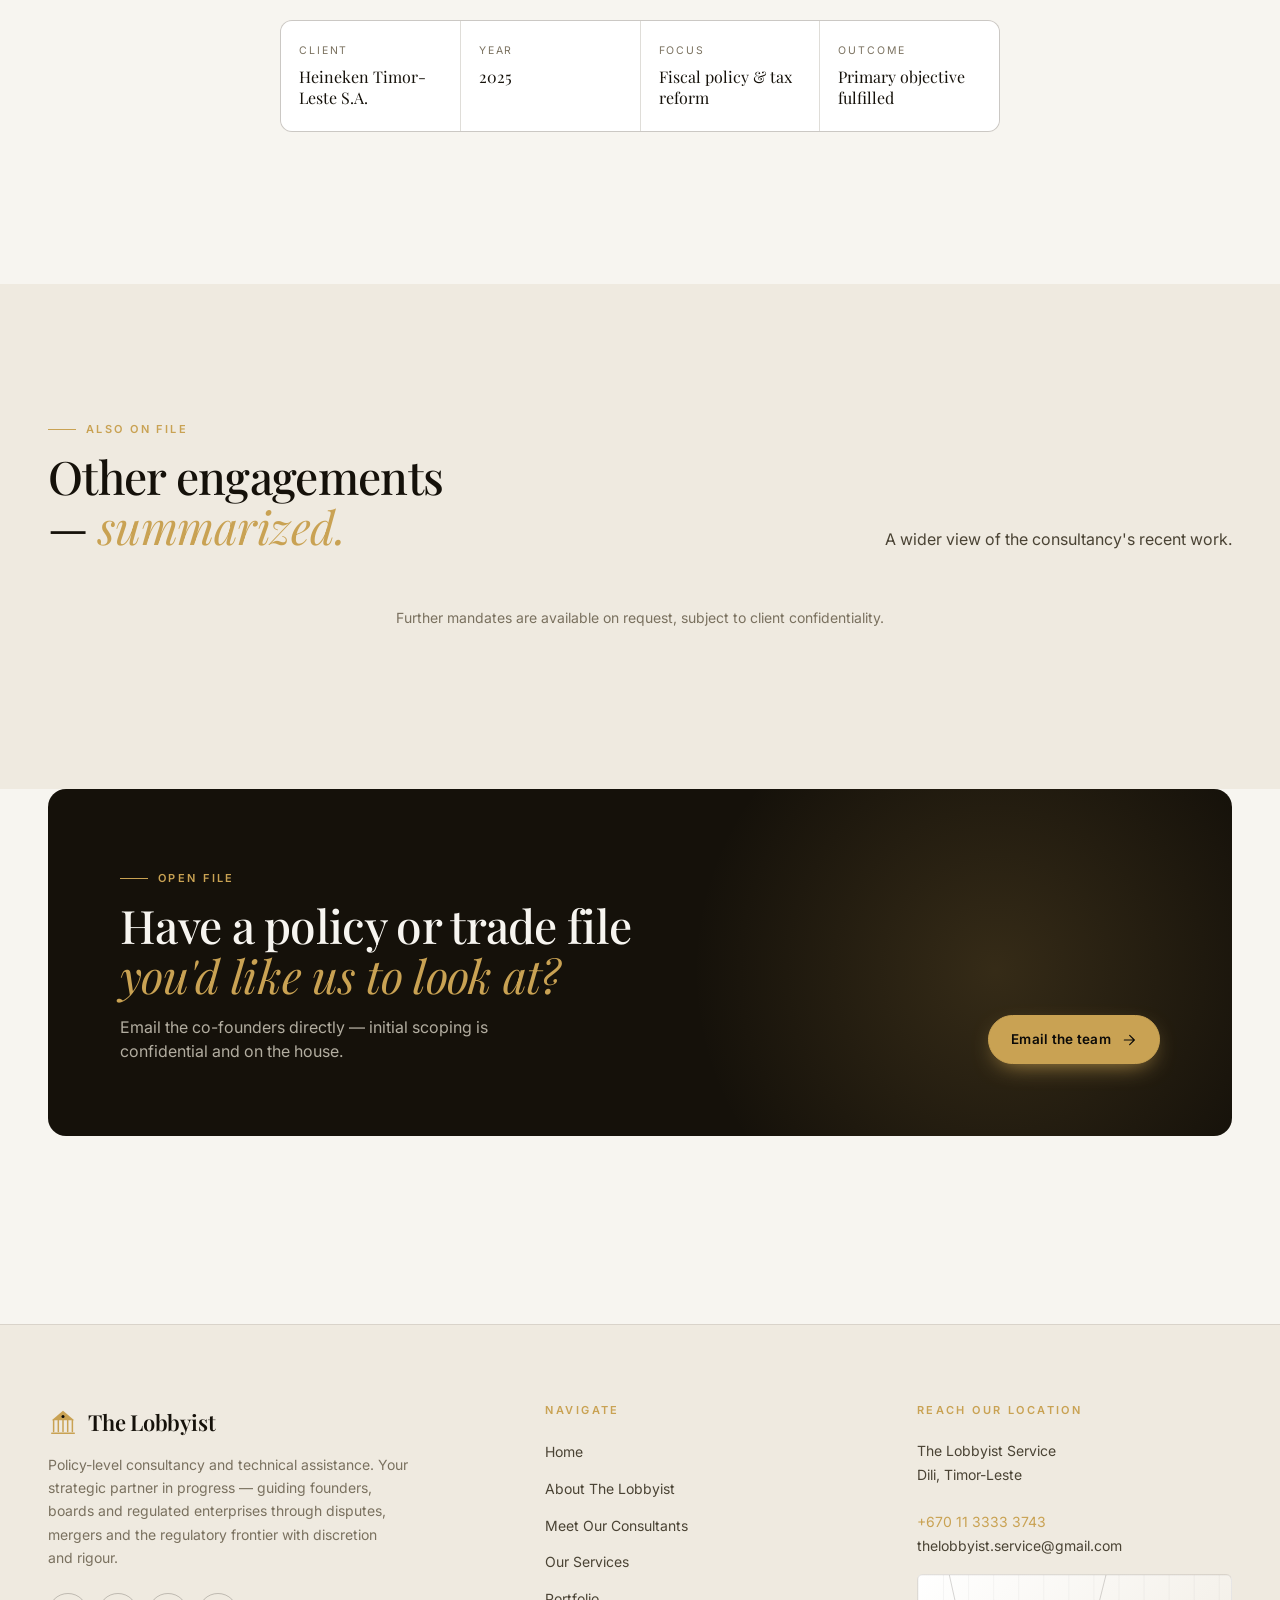
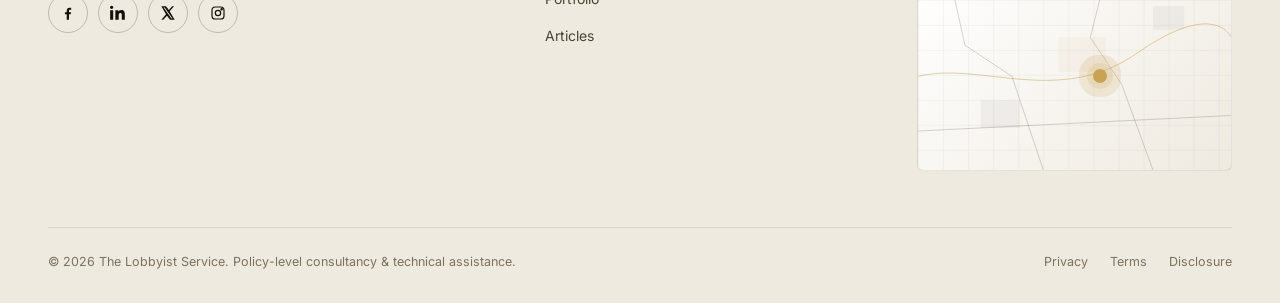
<file: portfolio.html>
<!doctype html>
<html lang="en" data-theme="light">
<head>
  <meta charset="utf-8" />
  <meta name="viewport" content="width=device-width, initial-scale=1" />
  <title>Portfolio · The Lobbyist</title>
  <link rel="preconnect" href="https://fonts.googleapis.com">
  <link rel="preconnect" href="https://fonts.gstatic.com" crossorigin>
  <link href="https://fonts.googleapis.com/css2?family=Playfair+Display:ital,wght@0,400..800;1,400..700&family=Inter:wght@300;400;500;600;700&display=swap" rel="stylesheet">
  <link rel="stylesheet" href="shared.css" />
  <style>
    /* Featured case study — full editorial layout */
    .case-study {
      max-width: 820px;
      margin: 0 auto;
      padding: 56px 0 24px;
      text-align: center;
    }
    .case-study .team-photo {
      width: 140px;
      height: 140px;
      border-radius: 50%;
      margin: 0 auto 36px;
      background: linear-gradient(155deg, #2a2519, #0e0c08);
      border: 1px solid var(--line-strong);
      position: relative;
      overflow: hidden;
      display: grid;
      place-items: center;
    }
    .case-study .team-photo .placeholder-label {
      color: rgba(245,239,224,.55);
      font-size: 10px;
      letter-spacing: .2em;
      text-transform: uppercase;
      text-align: center;
      padding: 0 16px;
      line-height: 1.6;
    }
    .case-study .team-photo svg {
      position: absolute;
      bottom: -10px;
      width: 80%;
      opacity: .35;
    }
    .case-study h1 {
      font-family: var(--serif);
      font-size: clamp(28px, 4vw, 44px);
      line-height: 1.15;
      letter-spacing: -0.015em;
      color: var(--gold);
      max-width: 720px;
      margin: 0 auto;
    }
    .case-study .subtitle {
      margin-top: 22px;
      font-family: var(--serif);
      font-style: italic;
      font-size: clamp(17px, 1.9vw, 21px);
      color: var(--ink);
      max-width: 640px;
      margin-left: auto;
      margin-right: auto;
    }
    .case-study .gold-rule {
      width: 64px;
      height: 1px;
      background: var(--gold);
      margin: 36px auto 36px;
    }
    .case-study .body p {
      font-size: 16px;
      line-height: 1.85;
      color: var(--ink-soft);
      max-width: 720px;
      margin: 0 auto 22px;
    }
    .case-study .body p:last-child { margin-bottom: 0; }

    .meta-bar {
      max-width: 720px;
      margin: 56px auto 0;
      display: grid;
      grid-template-columns: repeat(4, 1fr);
      gap: 1px;
      background: var(--line);
      border: 1px solid var(--line);
      border-radius: var(--r-md);
      overflow: hidden;
    }
    @media (max-width: 720px) { .meta-bar { grid-template-columns: repeat(2, 1fr); } }
    .meta-bar .cell {
      background: var(--bg-elev);
      padding: 22px 18px;
      text-align: left;
    }
    .meta-bar .lbl {
      font-size: 10.5px;
      letter-spacing: .18em;
      text-transform: uppercase;
      color: var(--ink-mute);
    }
    .meta-bar .val {
      margin-top: 8px;
      font-family: var(--serif);
      font-size: 16px;
      color: var(--ink);
      line-height: 1.3;
    }

    .more-list {
      max-width: 820px;
      margin: 0 auto;
    }
    .more-row {
      display: grid;
      grid-template-columns: 80px 1fr 200px;
      gap: 32px;
      padding: 22px 0;
      border-top: 1px solid var(--line);
      align-items: baseline;
    }
    .more-row:last-child { border-bottom: 1px solid var(--line); }
    @media (max-width: 640px) {
      .more-row { grid-template-columns: 60px 1fr; }
      .more-row .right { grid-column: 1 / -1; padding-left: 60px; }
    }
    .more-row .year {
      font-family: var(--serif);
      color: var(--gold);
      font-size: 18px;
    }
    .more-row h3 {
      font-family: var(--serif);
      font-size: 18px;
      line-height: 1.35;
      color: var(--ink);
      font-weight: 500;
    }
    .more-row h3 small {
      display: block;
      font-family: var(--sans);
      font-size: 13px;
      color: var(--ink-mute);
      margin-top: 4px;
      font-weight: 400;
    }
    .more-row .right {
      font-size: 11px;
      letter-spacing: .14em;
      text-transform: uppercase;
      color: var(--ink-mute);
      text-align: right;
    }
    @media (max-width: 640px) { .more-row .right { text-align: left; } }
  </style>
</head>
<body data-page="portfolio">
  <div id="nav-mount"></div>

  <header class="page-head">
    <div class="hero-grid" aria-hidden="true"></div>
    <div class="container" style="position:relative;">
      <div class="crumb"><a href="index.html">Home</a><span>→</span><span>Portfolio</span></div>
      <h1 class="hero-headline">
        <span class="line"><span>Selected</span></span>
        <span class="line"><span><em>mandates</em></span></span>
        <span class="line"><span>on the record.</span></span>
      </h1>
      <p class="lede">
        A small slice of the work we can speak about publicly. Many of
        our most significant engagements remain confidential and are
        not listed here.
      </p>
    </div>
  </header>

  <!-- Featured case study -->
  <section>
    <div class="container">
      <article class="case-study reveal">

        <div class="team-photo">
          <span class="placeholder-label">Team photo<br/>placeholder</span>
          <svg viewBox="0 0 200 80" aria-hidden="true">
            <g fill="rgba(245,239,224,.4)">
              <circle cx="36" cy="26" r="10"/><path d="M16 80 C 16 60 26 52 36 52 C 46 52 56 60 56 80 Z"/>
              <circle cx="72" cy="22" r="11"/><path d="M50 80 C 50 58 60 48 72 48 C 84 48 94 58 94 80 Z"/>
              <circle cx="108" cy="20" r="12"/><path d="M84 80 C 84 56 94 44 108 44 C 122 44 132 56 132 80 Z"/>
              <circle cx="144" cy="22" r="11"/><path d="M122 80 C 122 58 132 48 144 48 C 156 48 166 58 166 80 Z"/>
              <circle cx="178" cy="26" r="10"/><path d="M158 80 C 158 60 168 52 178 52 C 188 52 198 60 198 80 Z"/>
            </g>
          </svg>
        </div>

        <h1>Consultancy service to Heineken Timor-Leste (2025)</h1>
        <div class="subtitle">Advocacy on Timor-Leste&apos;s Fiscal Policy — Tax Reform and Implementation</div>

        <div class="gold-rule"></div>

        <div class="body">
          <p>
            The Lobbyist partnered with a local consultant to provide
            services in bridging Heineken Timor-Leste S.A. (HTSA)&apos;s
            interest to obtain a productive dialogue with key government
            entities and other related stakeholders to advocate for the
            tax reform process.
          </p>
          <p>
            The Lobbyist carried out a communication strategy, research
            of best practices in the region, data analysis, and other
            relevant analysis that streamlined the lobbying process with
            the government through influencing key Government
            institutions and the National Parliament.
          </p>
          <p>
            The Lobbyist successfully completed the project by fulfilling
            HTSA&apos;s primary objective.
          </p>
        </div>

        <div class="meta-bar">
          <div class="cell">
            <div class="lbl">Client</div>
            <div class="val">Heineken Timor-Leste S.A.</div>
          </div>
          <div class="cell">
            <div class="lbl">Year</div>
            <div class="val">2025</div>
          </div>
          <div class="cell">
            <div class="lbl">Focus</div>
            <div class="val">Fiscal policy &amp; tax reform</div>
          </div>
          <div class="cell">
            <div class="lbl">Outcome</div>
            <div class="val">Primary objective fulfilled</div>
          </div>
        </div>
      </article>
    </div>
  </section>

  <!-- Additional mandates -->
  <section style="background: var(--bg-mute);">
    <div class="container">
      <div class="section-head reveal">
        <div class="title">
          <span class="eyebrow">Also on file</span>
          <h2>Other engagements — <em class="gold serif" style="font-style:italic;font-weight:400;">summarized.</em></h2>
        </div>
        <p>A wider view of the consultancy&apos;s recent work.</p>
      </div>

      <div class="more-list reveal-stagger">
        <p class="muted" style="text-align:center; font-size:14px; max-width: 540px; margin: 0 auto 32px;">
          Further mandates are available on request, subject to
          client confidentiality.
        </p>
      </div>
    </div>
  </section>

  <!-- CTA -->
  <section style="padding-top:0;">
    <div class="container">
      <div class="cta-strip reveal">
        <div>
          <span class="eyebrow" style="color:var(--gold);">Open file</span>
          <h2 style="margin-top:14px;">Have a policy or trade file <em>you&apos;d like us to look at?</em></h2>
          <p>Email the co-founders directly — initial scoping is confidential and on the house.</p>
        </div>
        <div class="actions">
          <a href="mailto:thelobbyist.service@gmail.com" class="btn btn-primary">Email the team <svg class="arrow" viewBox="0 0 24 24" fill="none"><path d="M5 12h14M13 5l7 7-7 7" stroke="currentColor" stroke-width="1.8" stroke-linecap="round" stroke-linejoin="round"/></svg></a>
        </div>
      </div>
    </div>
  </section>

  <div id="footer-mount"></div>
  <script src="shared.js"></script>
  <script src="chrome.js"></script>
</body>
</html>
</file>
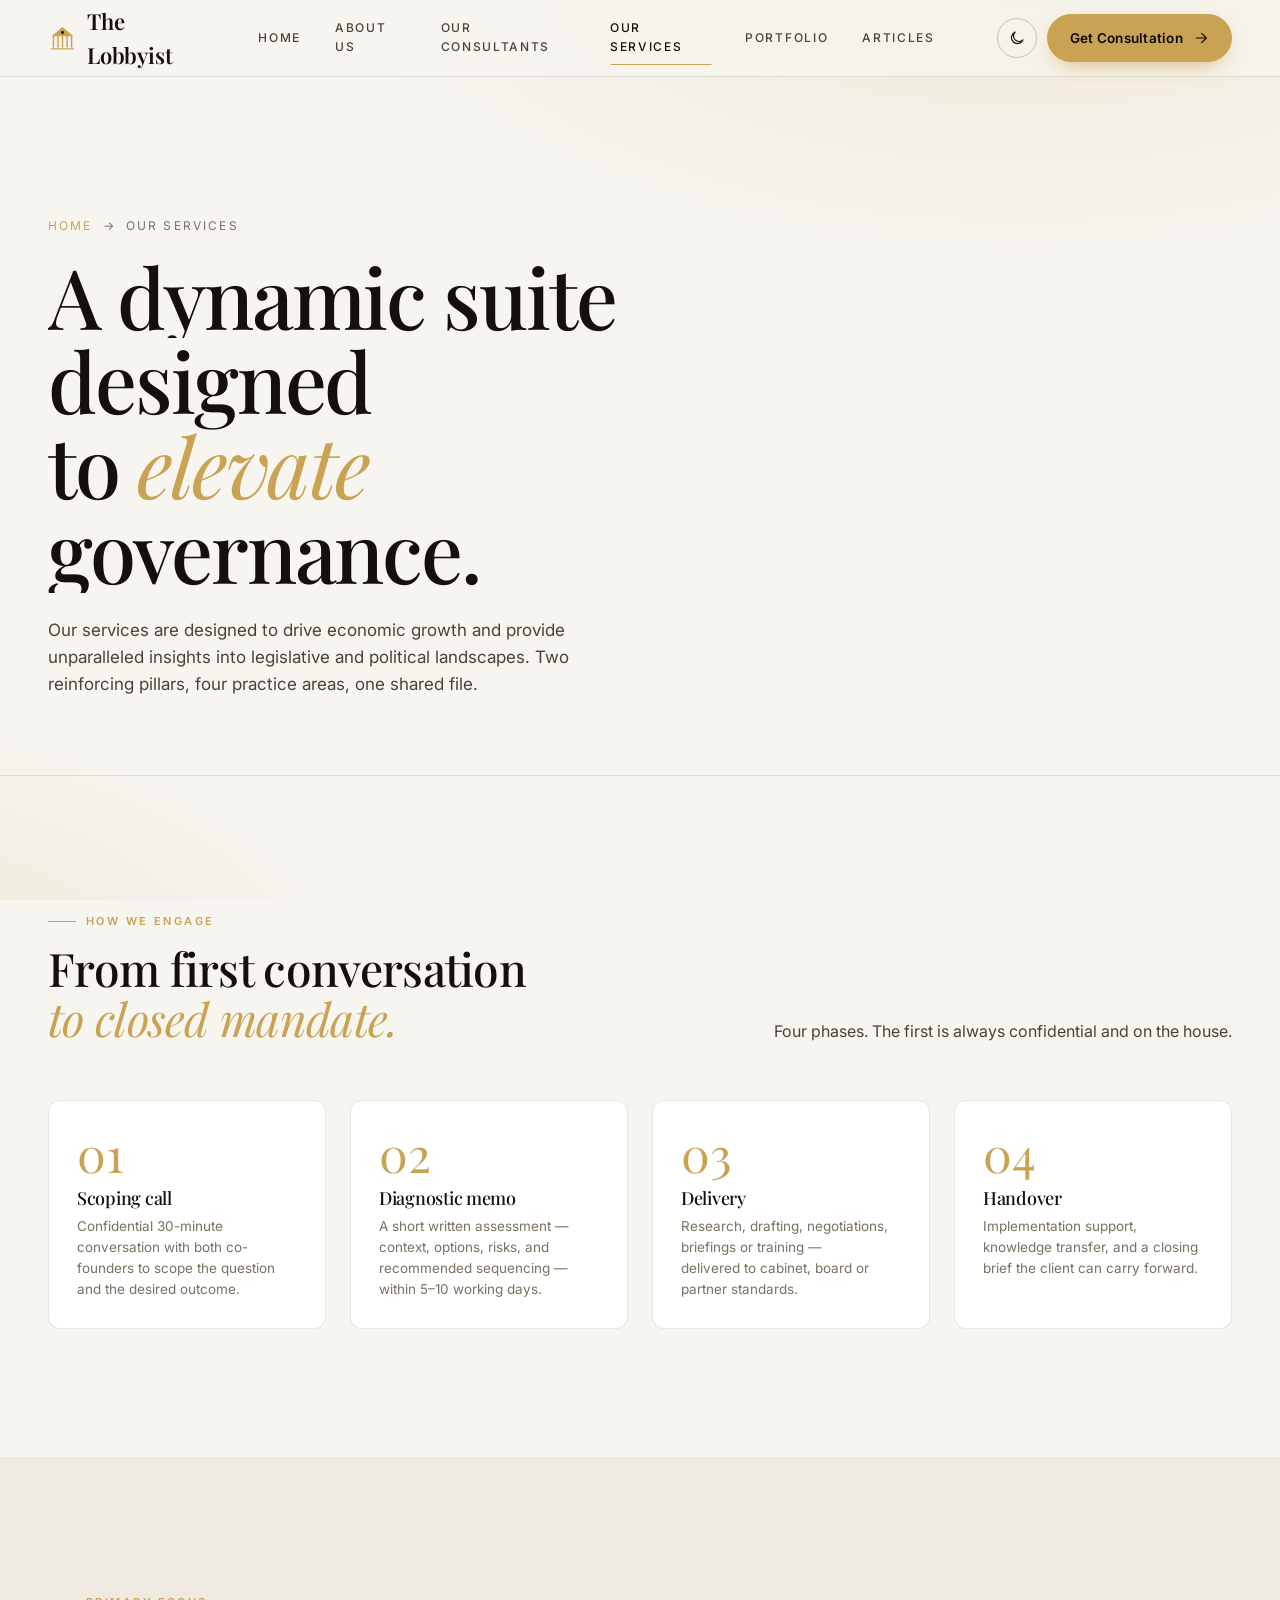
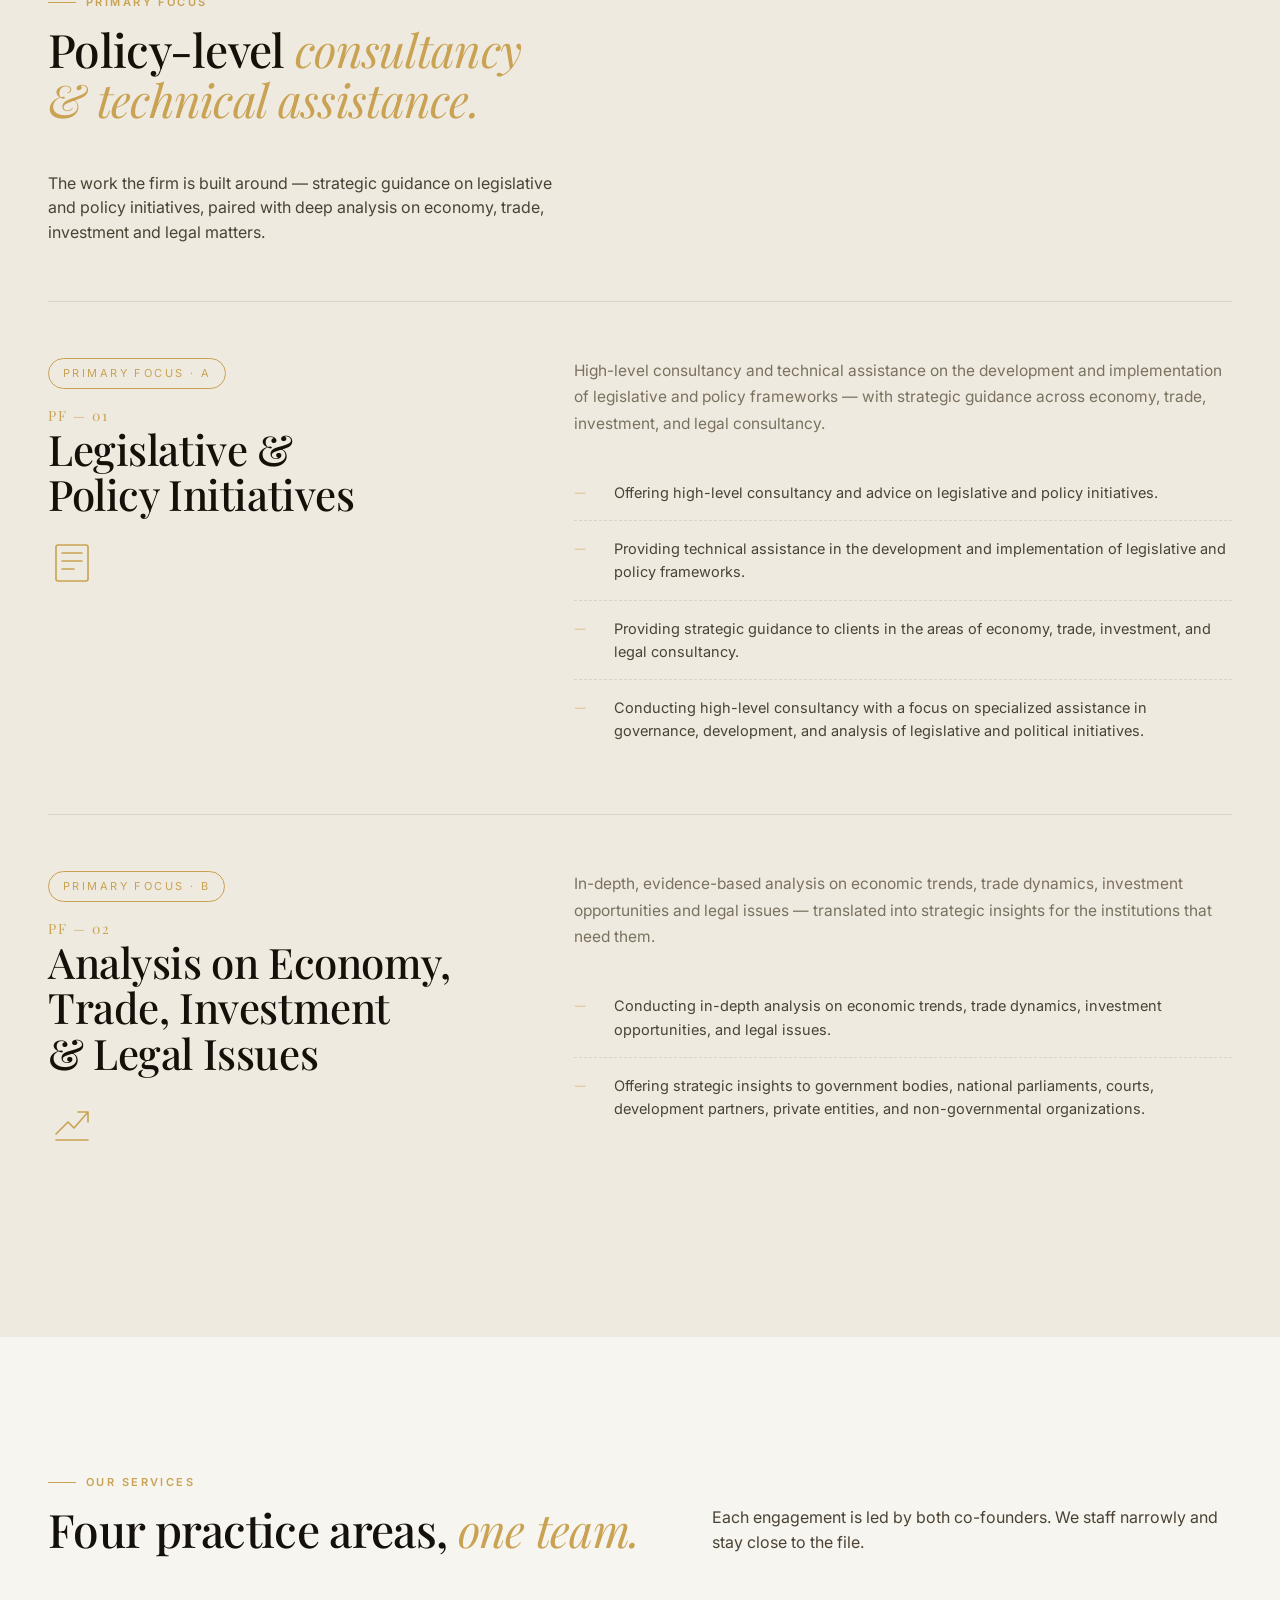
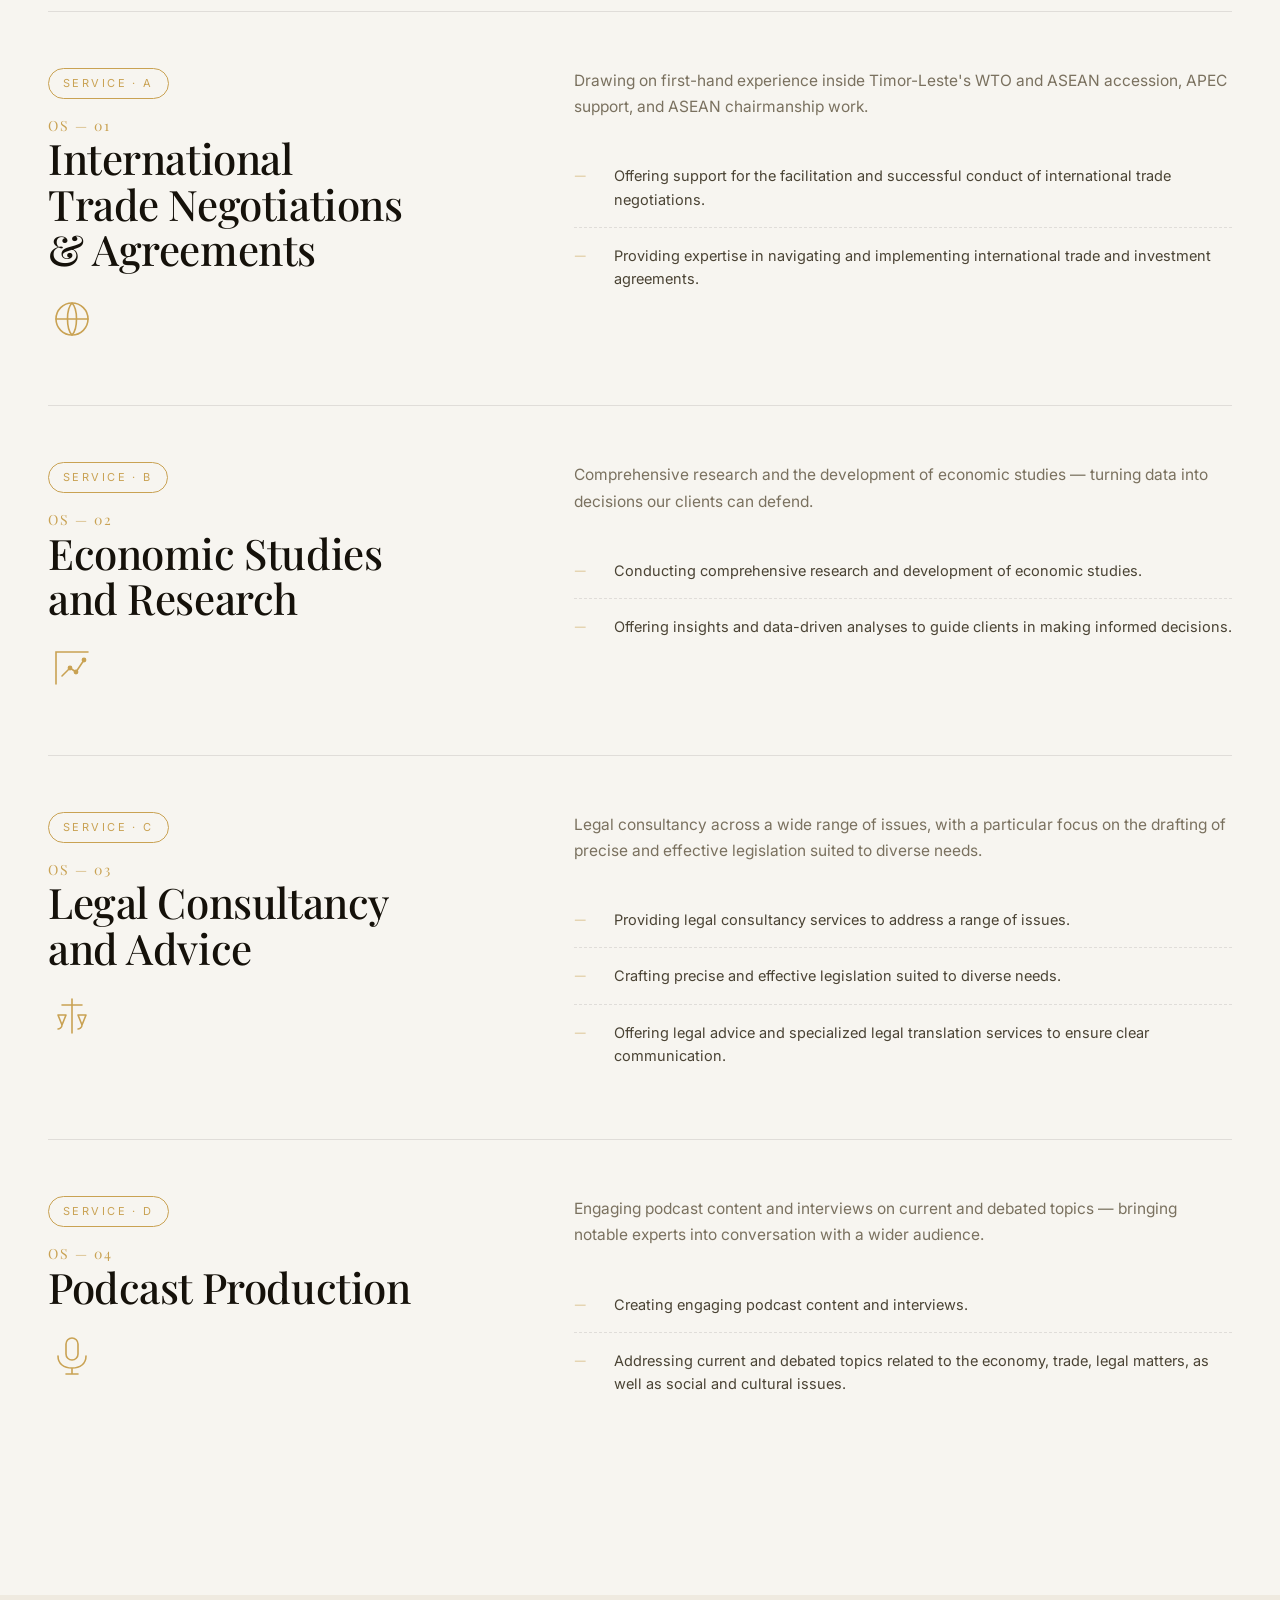
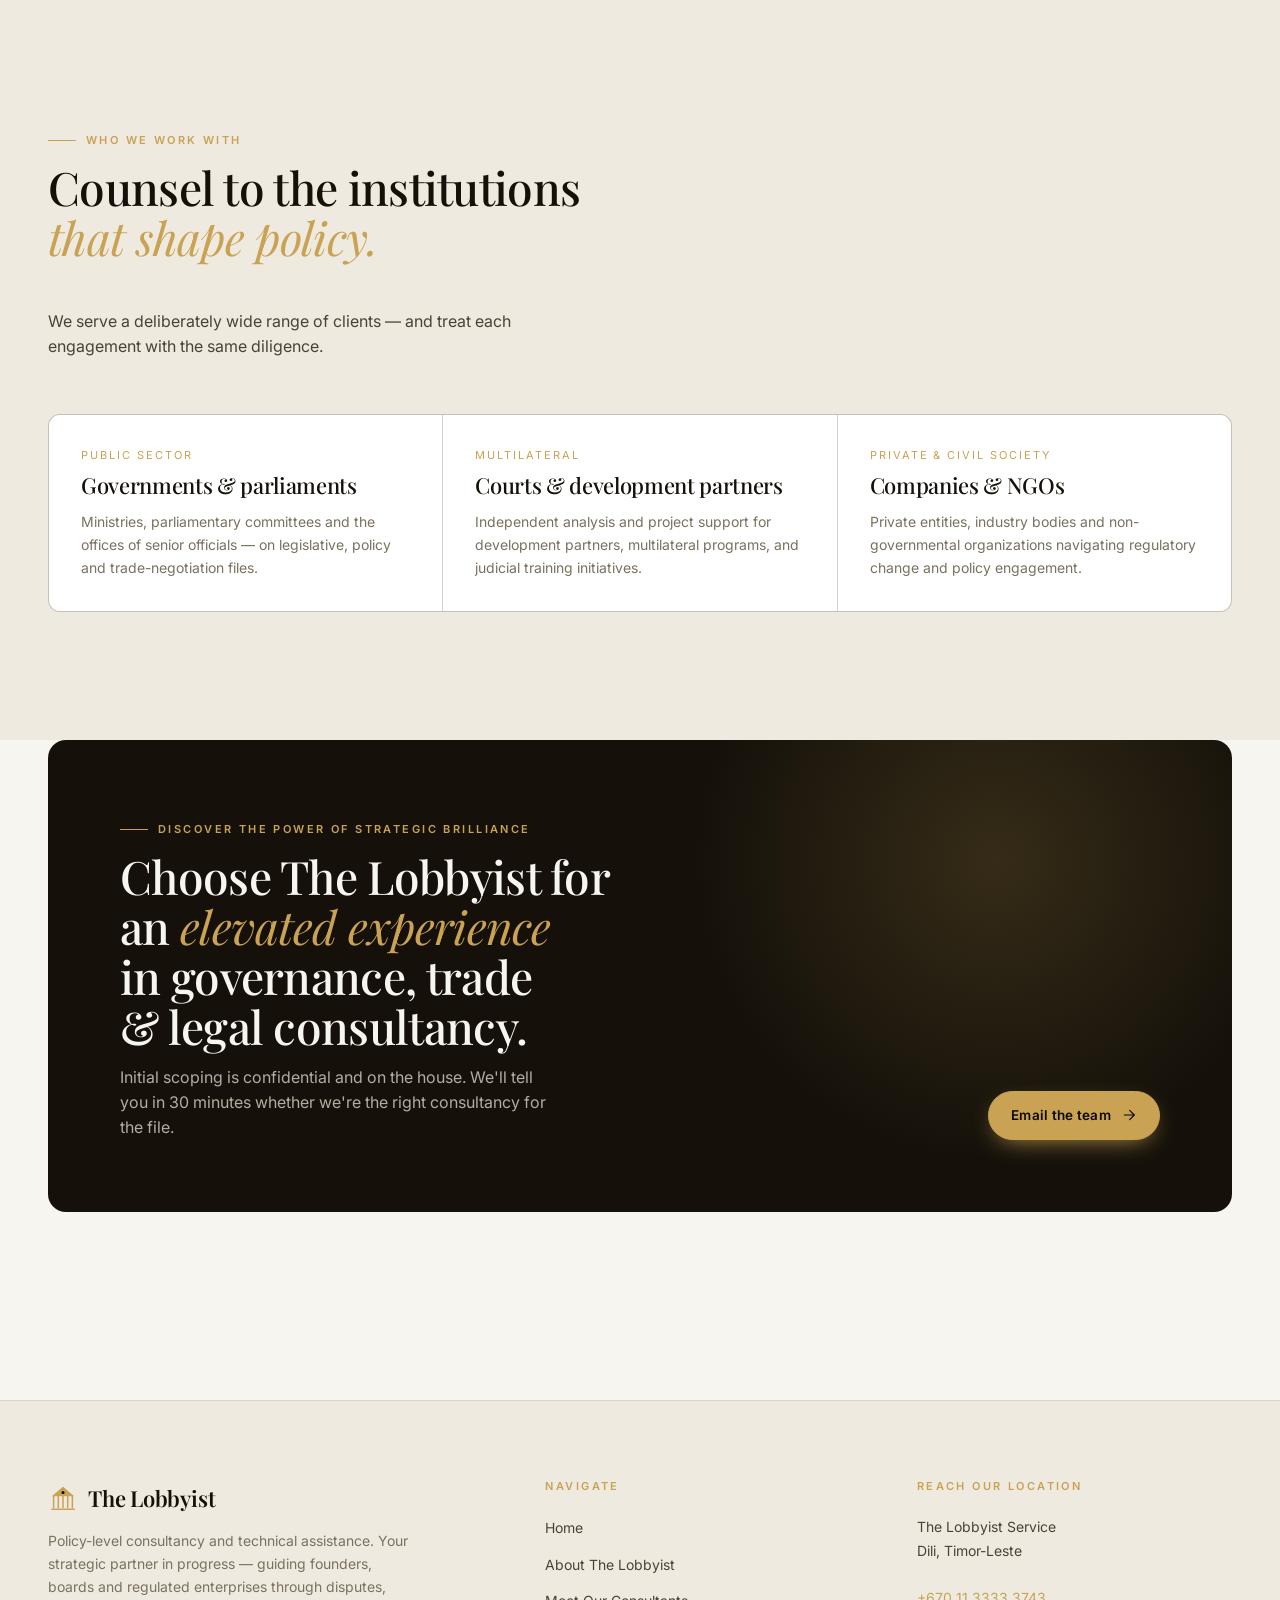
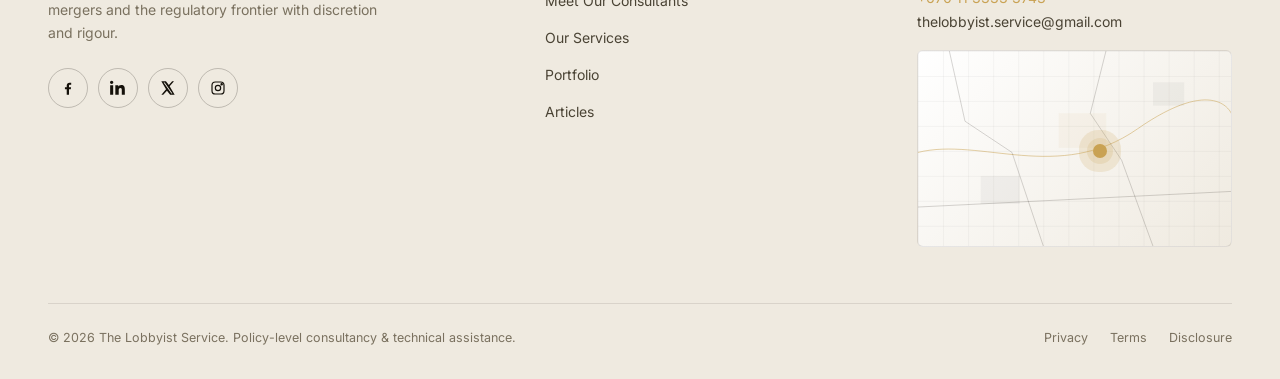
<file: service.html>
<!doctype html>
<html lang="en" data-theme="light">
<head>
  <meta charset="utf-8" />
  <meta name="viewport" content="width=device-width, initial-scale=1" />
  <title>Our Services · The Lobbyist</title>
  <link rel="preconnect" href="https://fonts.googleapis.com">
  <link rel="preconnect" href="https://fonts.gstatic.com" crossorigin>
  <link href="https://fonts.googleapis.com/css2?family=Playfair+Display:ital,wght@0,400..800;1,400..700&family=Inter:wght@300;400;500;600;700&display=swap" rel="stylesheet">
  <link rel="stylesheet" href="shared.css" />
  <style>
    .practice {
      display: grid;
      grid-template-columns: 1fr 1.4fr;
      gap: 56px;
      align-items: start;
      padding: 56px 0;
      border-top: 1px solid var(--line);
    }
    @media (max-width: 880px) { .practice { grid-template-columns: 1fr; gap: 24px; } }
    .practice:first-of-type { border-top: 1px solid var(--line-strong); }
    .practice .head h2 { font-size: clamp(28px, 3.4vw, 42px); }
    .practice .head .num { font-family: var(--serif); font-size: 14px; color: var(--gold); letter-spacing: .14em; }
    .practice .head .icon { width: 48px; height: 48px; color: var(--gold); margin-top: 22px; }
    .practice ul { margin: 0; padding: 0; list-style: none; }
    .practice ul li {
      display: grid;
      grid-template-columns: 24px 1fr;
      gap: 16px;
      padding: 16px 0;
      border-bottom: 1px dashed var(--line);
      font-size: 14.5px;
      color: var(--ink-soft);
      line-height: 1.6;
    }
    .practice ul li:last-child { border-bottom: none; }
    .practice ul li::before {
      content: "—";
      color: var(--gold);
      font-family: var(--serif);
      line-height: 1.5;
    }
    .practice p.lead { font-size: 15.5px; color: var(--ink-mute); margin-bottom: 28px; line-height: 1.7; }
    .pillar-label {
      display: inline-block;
      font-size: 11px;
      letter-spacing: .22em;
      text-transform: uppercase;
      color: var(--gold);
      padding: 6px 14px;
      border: 1px solid var(--gold);
      border-radius: 999px;
      margin-bottom: 16px;
    }

    .approach-grid {
      display: grid;
      grid-template-columns: repeat(4, 1fr);
      gap: 24px;
    }
    @media (max-width: 860px) { .approach-grid { grid-template-columns: repeat(2, 1fr); } }
    .step {
      padding: 28px;
      border: 1px solid var(--line);
      border-radius: var(--r-md);
      background: var(--bg-elev);
      position: relative;
    }
    .step .n { font-family: var(--serif); font-size: 48px; color: var(--gold); line-height: 1; }
    .step h4 { margin-top: 12px; font-size: 18px; }
    .step p { margin-top: 8px; color: var(--ink-mute); font-size: 13.5px; line-height: 1.55; }

    .audience {
      display: grid;
      grid-template-columns: repeat(3, 1fr);
      gap: 1px;
      background: var(--line);
      border: 1px solid var(--line);
      border-radius: var(--r-md);
      overflow: hidden;
    }
    @media (max-width: 760px) { .audience { grid-template-columns: 1fr; } }
    .aud {
      background: var(--bg-elev);
      padding: 32px;
    }
    .aud .badge { font-size: 11px; color: var(--gold); letter-spacing: .18em; text-transform: uppercase; }
    .aud h4 { margin-top: 10px; font-size: 22px; }
    .aud p { color: var(--ink-mute); font-size: 14px; line-height: 1.65; margin-top: 12px; }
  </style>
</head>
<body data-page="service">
  <div id="nav-mount"></div>

  <header class="page-head">
    <div class="hero-grid" aria-hidden="true"></div>
    <div class="container" style="position:relative;">
      <div class="crumb"><a href="index.html">Home</a><span>→</span><span>Our Services</span></div>
      <h1 class="hero-headline">
        <span class="line"><span>A dynamic suite</span></span>
        <span class="line"><span>designed to <em>elevate</em></span></span>
        <span class="line"><span>governance.</span></span>
      </h1>
      <p class="lede">
        Our services are designed to drive economic growth and provide
        unparalleled insights into legislative and political landscapes.
        Two reinforcing pillars, four practice areas, one shared file.
      </p>
    </div>
  </header>

  <!-- Engagement model -->
  <section>
    <div class="container">
      <div class="section-head reveal">
        <div class="title">
          <span class="eyebrow">How we engage</span>
          <h2>From first conversation <em class="gold" style="font-style:italic;font-weight:400;">to closed mandate.</em></h2>
        </div>
        <p>Four phases. The first is always confidential and on the house.</p>
      </div>

      <div class="approach-grid reveal-stagger">
        <div class="step"><div class="n">01</div><h4>Scoping call</h4><p>Confidential 30-minute conversation with both co-founders to scope the question and the desired outcome.</p></div>
        <div class="step"><div class="n">02</div><h4>Diagnostic memo</h4><p>A short written assessment — context, options, risks, and recommended sequencing — within 5–10 working days.</p></div>
        <div class="step"><div class="n">03</div><h4>Delivery</h4><p>Research, drafting, negotiations, briefings or training — delivered to cabinet, board or partner standards.</p></div>
        <div class="step"><div class="n">04</div><h4>Handover</h4><p>Implementation support, knowledge transfer, and a closing brief the client can carry forward.</p></div>
      </div>
    </div>
  </section>

  <!-- PRIMARY FOCUS -->
  <section style="background: var(--bg-mute);">
    <div class="container">
      <div class="section-head reveal">
        <div class="title">
          <span class="eyebrow">Primary focus</span>
          <h2>Policy-level <em class="gold" style="font-style:italic;font-weight:400;">consultancy &amp; technical assistance.</em></h2>
        </div>
        <p>The work the firm is built around — strategic guidance on legislative and policy initiatives, paired with deep analysis on economy, trade, investment and legal matters.</p>
      </div>

      <!-- Primary a) Legislative & Policy -->
      <div class="practice reveal" id="legislative-policy">
        <div class="head">
          <span class="pillar-label">Primary focus · a</span>
          <div class="num">PF — 01</div>
          <h2 class="serif">Legislative &amp; Policy Initiatives</h2>
          <svg class="icon" viewBox="0 0 48 48" fill="none" stroke="currentColor" stroke-width="1.6">
            <rect x="8" y="6" width="32" height="36" rx="2"/>
            <path d="M14 14 H34 M14 22 H34 M14 30 H26" stroke-linecap="round"/>
          </svg>
        </div>
        <div>
          <p class="lead">High-level consultancy and technical assistance on the development and implementation of legislative and policy frameworks — with strategic guidance across economy, trade, investment, and legal consultancy.</p>
          <ul>
            <li><span>Offering high-level consultancy and advice on legislative and policy initiatives.</span></li>
            <li><span>Providing technical assistance in the development and implementation of legislative and policy frameworks.</span></li>
            <li><span>Providing strategic guidance to clients in the areas of economy, trade, investment, and legal consultancy.</span></li>
            <li><span>Conducting high-level consultancy with a focus on specialized assistance in governance, development, and analysis of legislative and political initiatives.</span></li>
          </ul>
        </div>
      </div>

      <!-- Primary b) Analysis -->
      <div class="practice reveal" id="analysis-economy-trade-law">
        <div class="head">
          <span class="pillar-label">Primary focus · b</span>
          <div class="num">PF — 02</div>
          <h2 class="serif">Analysis on Economy, Trade, Investment &amp; Legal Issues</h2>
          <svg class="icon" viewBox="0 0 48 48" fill="none" stroke="currentColor" stroke-width="1.6">
            <path d="M8 36 L20 24 L26 30 L40 14 M30 14 H40 V24" stroke-linecap="round" stroke-linejoin="round"/>
            <path d="M8 42 H40" stroke-linecap="round"/>
          </svg>
        </div>
        <div>
          <p class="lead">In-depth, evidence-based analysis on economic trends, trade dynamics, investment opportunities and legal issues — translated into strategic insights for the institutions that need them.</p>
          <ul>
            <li><span>Conducting in-depth analysis on economic trends, trade dynamics, investment opportunities, and legal issues.</span></li>
            <li><span>Offering strategic insights to government bodies, national parliaments, courts, development partners, private entities, and non-governmental organizations.</span></li>
          </ul>
        </div>
      </div>
    </div>
  </section>

  <!-- OUR SERVICES -->
  <section>
    <div class="container">
      <div class="section-head reveal">
        <div class="title">
          <span class="eyebrow">Our services</span>
          <h2>Four practice areas, <em class="gold" style="font-style:italic;font-weight:400;">one team.</em></h2>
        </div>
        <p>Each engagement is led by both co-founders. We staff narrowly and stay close to the file.</p>
      </div>

      <!-- a) Trade -->
      <div class="practice reveal" id="international-trade">
        <div class="head">
          <span class="pillar-label">Service · a</span>
          <div class="num">OS — 01</div>
          <h2 class="serif">International Trade Negotiations &amp; Agreements</h2>
          <svg class="icon" viewBox="0 0 48 48" fill="none" stroke="currentColor" stroke-width="1.6">
            <circle cx="24" cy="24" r="16"/>
            <path d="M8 24 H40 M24 8 C 30 14 30 34 24 40 C 18 34 18 14 24 8" stroke-linecap="round"/>
          </svg>
        </div>
        <div>
          <p class="lead">Drawing on first-hand experience inside Timor-Leste&apos;s WTO and ASEAN accession, APEC support, and ASEAN chairmanship work.</p>
          <ul>
            <li><span>Offering support for the facilitation and successful conduct of international trade negotiations.</span></li>
            <li><span>Providing expertise in navigating and implementing international trade and investment agreements.</span></li>
          </ul>
        </div>
      </div>

      <!-- b) Research -->
      <div class="practice reveal" id="economic-studies">
        <div class="head">
          <span class="pillar-label">Service · b</span>
          <div class="num">OS — 02</div>
          <h2 class="serif">Economic Studies and Research</h2>
          <svg class="icon" viewBox="0 0 48 48" fill="none" stroke="currentColor" stroke-width="1.6">
            <path d="M8 40 V8 H40" stroke-linecap="round"/>
            <path d="M14 32 L22 24 L28 28 L36 16" stroke-linecap="round" stroke-linejoin="round"/>
            <circle cx="22" cy="24" r="1.6" fill="currentColor"/>
            <circle cx="28" cy="28" r="1.6" fill="currentColor"/>
            <circle cx="36" cy="16" r="1.6" fill="currentColor"/>
          </svg>
        </div>
        <div>
          <p class="lead">Comprehensive research and the development of economic studies — turning data into decisions our clients can defend.</p>
          <ul>
            <li><span>Conducting comprehensive research and development of economic studies.</span></li>
            <li><span>Offering insights and data-driven analyses to guide clients in making informed decisions.</span></li>
          </ul>
        </div>
      </div>

      <!-- c) Legal -->
      <div class="practice reveal" id="legal-consultancy">
        <div class="head">
          <span class="pillar-label">Service · c</span>
          <div class="num">OS — 03</div>
          <h2 class="serif">Legal Consultancy and Advice</h2>
          <svg class="icon" viewBox="0 0 48 48" fill="none" stroke="currentColor" stroke-width="1.6">
            <path d="M24 6 V40 M14 12 H34 M10 22 H18 L14 32 Z M30 22 H38 L34 32 Z M14 32 C14 35 11 36 10 36 M34 32 C34 35 31 36 30 36" stroke-linecap="round" stroke-linejoin="round"/>
          </svg>
        </div>
        <div>
          <p class="lead">Legal consultancy across a wide range of issues, with a particular focus on the drafting of precise and effective legislation suited to diverse needs.</p>
          <ul>
            <li><span>Providing legal consultancy services to address a range of issues.</span></li>
            <li><span>Crafting precise and effective legislation suited to diverse needs.</span></li>
            <li><span>Offering legal advice and specialized legal translation services to ensure clear communication.</span></li>
          </ul>
        </div>
      </div>

      <!-- d) Podcast -->
      <div class="practice reveal" id="podcast-production">
        <div class="head">
          <span class="pillar-label">Service · d</span>
          <div class="num">OS — 04</div>
          <h2 class="serif">Podcast Production</h2>
          <svg class="icon" viewBox="0 0 48 48" fill="none" stroke="currentColor" stroke-width="1.6">
            <rect x="18" y="6" width="12" height="22" rx="6"/>
            <path d="M10 24 C 10 32 16 36 24 36 M38 24 C 38 32 32 36 24 36 M24 36 V42 M18 42 H30" stroke-linecap="round"/>
          </svg>
        </div>
        <div>
          <p class="lead">Engaging podcast content and interviews on current and debated topics — bringing notable experts into conversation with a wider audience.</p>
          <ul>
            <li><span>Creating engaging podcast content and interviews.</span></li>
            <li><span>Addressing current and debated topics related to the economy, trade, legal matters, as well as social and cultural issues.</span></li>
          </ul>
        </div>
      </div>
    </div>
  </section>

  <!-- Audiences -->
  <section style="background: var(--bg-mute);">
    <div class="container">
      <div class="section-head reveal">
        <div class="title">
          <span class="eyebrow">Who we work with</span>
          <h2>Counsel to the institutions <em class="gold" style="font-style:italic;font-weight:400;">that shape policy.</em></h2>
        </div>
        <p>We serve a deliberately wide range of clients — and treat each engagement with the same diligence.</p>
      </div>

      <div class="audience reveal-stagger">
        <div class="aud">
          <div class="badge">Public sector</div>
          <h4>Governments &amp; parliaments</h4>
          <p>Ministries, parliamentary committees and the offices of senior officials — on legislative, policy and trade-negotiation files.</p>
        </div>
        <div class="aud">
          <div class="badge">Multilateral</div>
          <h4>Courts &amp; development partners</h4>
          <p>Independent analysis and project support for development partners, multilateral programs, and judicial training initiatives.</p>
        </div>
        <div class="aud">
          <div class="badge">Private &amp; civil society</div>
          <h4>Companies &amp; NGOs</h4>
          <p>Private entities, industry bodies and non-governmental organizations navigating regulatory change and policy engagement.</p>
        </div>
      </div>
    </div>
  </section>

  <section style="padding-top:0;">
    <div class="container">
      <div class="cta-strip reveal">
        <div>
          <span class="eyebrow" style="color:var(--gold);">Discover the power of strategic brilliance</span>
          <h2 style="margin-top:14px;">Choose The Lobbyist for an <em>elevated experience</em> in governance, trade &amp; legal consultancy.</h2>
          <p>Initial scoping is confidential and on the house. We&apos;ll tell you in 30 minutes whether we&apos;re the right consultancy for the file.</p>
        </div>
        <div class="actions">
          <a href="mailto:thelobbyist.service@gmail.com" class="btn btn-primary">Email the team <svg class="arrow" viewBox="0 0 24 24" fill="none"><path d="M5 12h14M13 5l7 7-7 7" stroke="currentColor" stroke-width="1.8" stroke-linecap="round" stroke-linejoin="round"/></svg></a>
        </div>
      </div>
    </div>
  </section>

  <div id="footer-mount"></div>
  <script src="shared.js"></script>
  <script src="chrome.js"></script>
</body>
</html>
</file>
<file: shared.css>
/* ============================================
   LOBBYIST — Legal & Consulting
   Shared stylesheet (light/dark, black & gold)
   ============================================ */

:root {
  /* Gold accent — same in both themes */
  --gold: #c9a253;
  --gold-soft: #d9b873;
  --gold-deep: #8a6b2a;
  --gold-glow: rgba(201, 162, 83, 0.18);

  /* Light theme defaults */
  --bg: #f7f5f0;
  --bg-elev: #ffffff;
  --bg-mute: #efeae0;
  --ink: #15110a;
  --ink-soft: #4a4334;
  --ink-mute: #7a715f;
  --line: rgba(21, 17, 10, 0.10);
  --line-strong: rgba(21, 17, 10, 0.22);
  --shadow-sm: 0 1px 2px rgba(21, 17, 10, 0.06), 0 2px 8px rgba(21, 17, 10, 0.04);
  --shadow-lg: 0 24px 60px -20px rgba(21, 17, 10, 0.18), 0 8px 24px -12px rgba(21, 17, 10, 0.10);
  --grain: rgba(21, 17, 10, 0.03);
  --cta-ink: #15110a;

  --maxw: 1240px;
  --r-sm: 6px;
  --r-md: 12px;
  --r-lg: 18px;

  --serif: "Playfair Display", "Cormorant Garamond", Georgia, serif;
  --sans:  "Inter", ui-sans-serif, system-ui, -apple-system, "Segoe UI", Roboto, sans-serif;
  --mono:  ui-monospace, "JetBrains Mono", "SF Mono", Menlo, monospace;
}

[data-theme="dark"] {
  --bg: #0b0a08;
  --bg-elev: #131210;
  --bg-mute: #1a1814;
  --ink: #f5efe0;
  --ink-soft: #c9c2b0;
  --ink-mute: #8a8474;
  --line: rgba(245, 239, 224, 0.10);
  --line-strong: rgba(245, 239, 224, 0.22);
  --shadow-sm: 0 1px 2px rgba(0,0,0,0.4), 0 2px 8px rgba(0,0,0,0.3);
  --shadow-lg: 0 24px 60px -20px rgba(0,0,0,0.7), 0 8px 24px -12px rgba(0,0,0,0.55);
  --grain: rgba(245, 239, 224, 0.03);
  --cta-ink: #0b0a08;
}

* { box-sizing: border-box; }
html, body { margin: 0; padding: 0; }

html {
  scroll-behavior: smooth;
  -webkit-text-size-adjust: 100%;
}

body {
  font-family: var(--sans);
  font-size: 16px;
  line-height: 1.55;
  color: var(--ink);
  background: var(--bg);
  background-image:
    radial-gradient(1200px 600px at 80% -10%, var(--gold-glow), transparent 60%),
    radial-gradient(900px 500px at -10% 110%, var(--gold-glow), transparent 55%);
  background-attachment: fixed;
  transition: background-color .45s ease, color .45s ease;
  overflow-x: hidden;
}

img { max-width: 100%; display: block; }
a { color: inherit; text-decoration: none; }
button { font: inherit; cursor: pointer; border: none; background: none; color: inherit; }

/* Selection */
::selection { background: var(--gold); color: #0b0a08; }

/* ============================================
   TYPOGRAPHY
   ============================================ */
.serif { font-family: var(--serif); font-weight: 500; letter-spacing: -0.01em; }
h1, h2, h3, h4 {
  font-family: var(--serif);
  font-weight: 500;
  letter-spacing: -0.015em;
  margin: 0;
  line-height: 1.08;
  text-wrap: balance;
}
h1 { font-size: clamp(2.4rem, 5.6vw, 4.6rem); }
h2 { font-size: clamp(1.9rem, 3.6vw, 3rem); }
h3 { font-size: clamp(1.25rem, 1.8vw, 1.5rem); }
p  { margin: 0; text-wrap: pretty; }

.eyebrow {
  font-family: var(--sans);
  font-size: 11px;
  font-weight: 600;
  letter-spacing: 0.22em;
  text-transform: uppercase;
  color: var(--gold);
  display: inline-flex;
  align-items: center;
  gap: 10px;
}
.eyebrow::before {
  content: "";
  width: 28px; height: 1px;
  background: var(--gold);
  display: inline-block;
}

.gold { color: var(--gold); }
.muted { color: var(--ink-mute); }
.soft { color: var(--ink-soft); }

/* ============================================
   LAYOUT
   ============================================ */
.container {
  width: 100%;
  max-width: var(--maxw);
  margin: 0 auto;
  padding: 0 28px;
}
section { padding: clamp(72px, 10vw, 128px) 0; position: relative; }
.section-head {
  display: flex;
  align-items: flex-end;
  justify-content: space-between;
  gap: 32px;
  margin-bottom: 56px;
  flex-wrap: wrap;
}
.section-head .title { max-width: 640px; }
.section-head h2 { margin-top: 14px; }
.section-head p { margin-top: 14px; color: var(--ink-soft); max-width: 520px; }

/* ============================================
   NAV
   ============================================ */
.nav {
  position: sticky;
  top: 0;
  z-index: 60;
  backdrop-filter: blur(16px) saturate(140%);
  -webkit-backdrop-filter: blur(16px) saturate(140%);
  background: color-mix(in srgb, var(--bg) 78%, transparent);
  border-bottom: 1px solid var(--line);
  transition: background-color .45s ease, border-color .45s ease;
}
.nav-inner {
  height: 76px;
  display: flex;
  align-items: center;
  gap: 32px;
  max-width: var(--maxw);
  margin: 0 auto;
  padding: 0 28px;
}
.brand {
  display: flex;
  align-items: center;
  gap: 10px;
  font-family: var(--serif);
  font-size: 22px;
  font-weight: 600;
  letter-spacing: -0.01em;
}
.brand-mark {
  width: 30px; height: 30px;
  display: grid; place-items: center;
  position: relative;
}
.brand-mark svg { width: 100%; height: 100%; }
.brand sup {
  font-family: var(--sans);
  font-size: 9px;
  letter-spacing: 0.2em;
  color: var(--gold);
  font-weight: 600;
  margin-left: 4px;
  text-transform: uppercase;
  align-self: flex-start;
  margin-top: 6px;
}

.nav-links {
  display: flex;
  align-items: center;
  gap: 2px;
  margin-left: auto;
}
.nav-link {
  position: relative;
  padding: 10px 16px;
  font-size: 12px;
  font-weight: 500;
  color: var(--ink-soft);
  letter-spacing: 0.14em;
  text-transform: uppercase;
  border-radius: 0;
  transition: color .25s ease;
}
.nav-link::after {
  content: "";
  position: absolute;
  left: 50%;
  bottom: 2px;
  height: 1px;
  width: 0;
  background: var(--gold);
  transform: translateX(-50%);
  transition: width .3s ease;
}
.nav-link:hover { color: var(--ink); }
.nav-link:hover::after { width: calc(100% - 32px); }
.nav-link.active { color: var(--ink); }
.nav-link.active::after { width: calc(100% - 32px); }

.nav-cta-group {
  display: flex;
  align-items: center;
  gap: 10px;
  margin-left: 14px;
}

/* Theme toggle */
.theme-toggle {
  width: 40px; height: 40px;
  border-radius: 50%;
  border: 1px solid var(--line-strong);
  display: grid;
  place-items: center;
  color: var(--ink);
  transition: border-color .25s ease, background .25s ease, transform .25s ease;
  position: relative;
  overflow: hidden;
}
.theme-toggle:hover {
  border-color: var(--gold);
  background: var(--gold-glow);
}
.theme-toggle svg {
  width: 18px; height: 18px;
  transition: transform .55s cubic-bezier(.6,.2,.2,1), opacity .35s ease;
}
.theme-toggle .icon-sun { position: absolute; }
.theme-toggle .icon-moon { position: absolute; }
[data-theme="light"] .icon-sun { opacity: 0; transform: rotate(90deg) scale(.6); }
[data-theme="light"] .icon-moon { opacity: 1; transform: rotate(0) scale(1); }
[data-theme="dark"]  .icon-sun { opacity: 1; transform: rotate(0) scale(1); }
[data-theme="dark"]  .icon-moon { opacity: 0; transform: rotate(-90deg) scale(.6); }

/* Buttons */
.btn {
  display: inline-flex;
  align-items: center;
  gap: 10px;
  padding: 13px 22px;
  font-size: 13.5px;
  font-weight: 600;
  letter-spacing: 0.02em;
  border-radius: 999px;
  border: 1px solid transparent;
  transition: transform .25s ease, background .25s ease, color .25s ease, border-color .25s ease, box-shadow .25s ease;
  white-space: nowrap;
  position: relative;
  overflow: hidden;
}
.btn .arrow {
  width: 16px; height: 16px;
  transition: transform .35s ease;
}
.btn:hover .arrow { transform: translateX(3px); }

.btn-primary {
  background: var(--gold);
  color: #0b0a08;
  border-color: var(--gold);
  box-shadow: 0 8px 24px -10px var(--gold);
}
.btn-primary:hover { background: var(--gold-soft); transform: translateY(-1px); }

.btn-ghost {
  background: transparent;
  color: var(--ink);
  border-color: var(--line-strong);
}
.btn-ghost:hover { border-color: var(--gold); color: var(--gold); }

.btn-dark {
  background: var(--ink);
  color: var(--bg);
  border-color: var(--ink);
}
.btn-dark:hover { transform: translateY(-1px); }

/* Mobile nav toggle */
.mobile-toggle { display: none; width: 40px; height: 40px; border-radius: 50%; border: 1px solid var(--line-strong); background: transparent; cursor: pointer; }
.mobile-toggle span { display:block; width: 16px; height: 1.5px; background: var(--ink); margin: 3px auto; transition: transform .3s, opacity .3s; }

@media (max-width: 960px) {
  .nav-links { display: none; }
  .nav-cta-group .btn { display: none; }
  .mobile-toggle { display: grid; place-items: center; }
}

/* Mobile dropdown menu */
.mobile-menu {
  position: absolute;
  top: 100%;
  left: 0;
  right: 0;
  background: var(--bg);
  z-index: 99;
  transform: translateY(-10px);
  opacity: 0;
  visibility: hidden;
  transition: transform 0.3s cubic-bezier(0.16, 1, 0.3, 1), opacity 0.3s ease, visibility 0.3s ease;
  border-bottom: 1px solid var(--line);
  padding: 24px 28px;
  box-shadow: 0 10px 30px rgba(0, 0, 0, 0.12);
}
.mobile-menu.open {
  transform: translateY(0);
  opacity: 1;
  visibility: visible;
}
.mobile-menu-inner {
  display: flex;
  flex-direction: column;
  gap: 16px;
  align-items: flex-start;
  max-width: var(--maxw);
  margin: 0 auto;
}
.mobile-nav-link {
  font-family: var(--sans);
  font-size: 13px;
  font-weight: 500;
  color: var(--ink-soft);
  text-decoration: none;
  letter-spacing: 0.12em;
  text-transform: uppercase;
  transition: color 0.3s ease;
  width: 100%;
  padding: 4px 0;
}
.mobile-nav-link:hover, .mobile-nav-link.active {
  color: var(--gold);
}

/* Animated Hamburger to X */
.mobile-toggle.active span:nth-child(1) {
  transform: translateY(4.5px) rotate(45deg);
}
.mobile-toggle.active span:nth-child(2) {
  opacity: 0;
}
.mobile-toggle.active span:nth-child(3) {
  transform: translateY(-4.5px) rotate(-45deg);
}

/* ============================================
   HERO SLIDER
   ============================================ */
.hero-slider {
  position: relative;
  width: 100%;
  height: 100svh;
  min-height: 560px;
  overflow: hidden;
  background: #0b0a08;
}

/* Each slide */
.hs-slide {
  position: absolute;
  inset: 0;
  display: flex;
  align-items: center;
  opacity: 0;
  visibility: hidden;
  transition: opacity .9s cubic-bezier(.4,0,.2,1), visibility .9s;
  z-index: 0;
}
.hs-slide.active {
  opacity: 1;
  visibility: visible;
  z-index: 1;
}
.hs-slide.leaving {
  opacity: 0;
  z-index: 2;
  visibility: visible;
}

/* Background image + overlay */
.hs-bg {
  position: absolute;
  inset: 0;
  z-index: 0;
}
.hs-bg img {
  width: 100%;
  height: 100%;
  object-fit: cover;
  object-position: center center;
  display: block;
  transform: scale(1.04);
  transition: transform 6s cubic-bezier(.25,.46,.45,.94);
}
.hs-slide.active .hs-bg img {
  transform: scale(1);
}
.hs-overlay {
  position: absolute;
  inset: 0;
  background: linear-gradient(
    to right,
    rgba(11,10,8,.82) 0%,
    rgba(11,10,8,.60) 55%,
    rgba(11,10,8,.30) 100%
  );
}

/* Content */
.hs-content {
  position: relative;
  z-index: 2;
  width: 100%;
  max-width: var(--maxw);
  margin: 0 auto;
  padding: 0 clamp(24px, 5vw, 80px);
  padding-top: 76px;
  max-width: 800px;
  margin: 0 auto 0 clamp(24px, 7vw, 120px);
  color: #f5efe0;
}

.hs-eyebrow {
  font-family: var(--sans);
  font-size: 11px;
  font-weight: 600;
  letter-spacing: 0.26em;
  text-transform: uppercase;
  color: var(--gold);
  display: inline-flex;
  align-items: center;
  gap: 10px;
  opacity: 0;
  transform: translateY(10px);
  transition: opacity .6s .1s ease, transform .6s .1s ease;
}
.hs-eyebrow::before {
  content: "";
  width: 32px;
  height: 1px;
  background: var(--gold);
  display: inline-block;
  flex-shrink: 0;
}
.hs-slide.active .hs-eyebrow {
  opacity: 1;
  transform: translateY(0);
}

.hs-headline {
  font-family: var(--serif);
  font-size: clamp(2.8rem, 6.5vw, 6rem);
  font-weight: 500;
  line-height: 1.04;
  letter-spacing: -0.025em;
  color: #f5efe0;
  margin: 20px 0 0;
  opacity: 0;
  transform: translateY(22px);
  transition: opacity .7s .2s ease, transform .7s .2s cubic-bezier(.2,.7,.2,1);
}
.hs-slide.active .hs-headline {
  opacity: 1;
  transform: translateY(0);
}
.hs-headline em {
  font-style: italic;
  color: var(--gold);
  font-weight: 400;
}

.hs-lede {
  margin-top: 20px;
  font-size: clamp(15px, 1.5vw, 18px);
  color: rgba(245,239,224,.72);
  max-width: 520px;
  line-height: 1.65;
  opacity: 0;
  transform: translateY(16px);
  transition: opacity .65s .35s ease, transform .65s .35s ease;
}
.hs-slide.active .hs-lede {
  opacity: 1;
  transform: translateY(0);
}

.hs-actions {
  margin-top: 36px;
  display: flex;
  gap: 14px;
  flex-wrap: wrap;
  opacity: 0;
  transform: translateY(12px);
  transition: opacity .6s .48s ease, transform .6s .48s ease;
}
.hs-slide.active .hs-actions {
  opacity: 1;
  transform: translateY(0);
}
.hs-btn-ghost {
  color: #f5efe0 !important;
  border-color: rgba(245,239,224,.4) !important;
}
.hs-btn-ghost:hover {
  border-color: var(--gold) !important;
  color: var(--gold) !important;
}

/* Stats row */
.hs-meta {
  margin-top: 48px;
  display: flex;
  gap: 48px;
  flex-wrap: wrap;
  opacity: 0;
  transform: translateY(12px);
  transition: opacity .6s .5s ease, transform .6s .5s ease;
}
.hs-slide.active .hs-meta {
  opacity: 1;
  transform: translateY(0);
}
.hs-stat {
  display: flex;
  flex-direction: column;
  gap: 6px;
}
.hs-num {
  font-family: var(--serif);
  font-size: 36px;
  line-height: 1;
  color: var(--gold);
  letter-spacing: -0.02em;
}
.hs-lbl {
  font-size: 11px;
  letter-spacing: 0.16em;
  text-transform: uppercase;
  color: rgba(245,239,224,.55);
}

/* Bottom bar: arrows + dots */
.hs-controls {
  position: absolute;
  bottom: 44px;
  left: clamp(24px, 7vw, 120px);
  z-index: 10;
  display: flex;
  align-items: center;
  gap: 16px;
}
.hs-arrow {
  width: 42px;
  height: 42px;
  border-radius: 50%;
  border: 1px solid rgba(245,239,224,.35);
  background: rgba(11,10,8,.35);
  backdrop-filter: blur(8px);
  -webkit-backdrop-filter: blur(8px);
  color: #f5efe0;
  display: grid;
  place-items: center;
  cursor: pointer;
  transition: border-color .25s, background .25s, transform .2s;
}
.hs-arrow:hover {
  border-color: var(--gold);
  background: rgba(201,162,83,.18);
  transform: scale(1.08);
}
.hs-dots {
  display: flex;
  align-items: center;
  gap: 8px;
}
.hs-dot {
  width: 6px;
  height: 6px;
  border-radius: 50%;
  border: none;
  background: rgba(245,239,224,.35);
  cursor: pointer;
  padding: 0;
  transition: background .3s, transform .3s, width .35s cubic-bezier(.4,0,.2,1);
}
.hs-dot.active {
  background: var(--gold);
  width: 28px;
  border-radius: 3px;
}

/* Progress bar */
.hs-progress {
  position: absolute;
  bottom: 0;
  left: 0;
  right: 0;
  height: 2px;
  background: rgba(245,239,224,.12);
  z-index: 10;
}
.hs-progress-bar {
  height: 100%;
  background: var(--gold);
  width: 0%;
  transition: width linear;
}

/* Slide counter top-right */
.hs-counter {
  position: absolute;
  top: calc(76px + 40px);
  right: clamp(24px, 5vw, 80px);
  z-index: 10;
  font-family: var(--sans);
  font-size: 11px;
  letter-spacing: 0.2em;
  color: rgba(245,239,224,.45);
  display: flex;
  align-items: center;
  gap: 6px;
}
.hs-counter span { color: var(--gold); font-size: 13px; }

/* Responsive */
@media (max-width: 768px) {
  .hs-content { margin: 0 auto; padding: 0 24px; padding-top: 76px; }
  .hs-controls { left: 24px; bottom: 32px; }
  .hs-headline { font-size: clamp(2.2rem, 9vw, 3.6rem); }
  .hs-meta { gap: 28px; }
}
@media (max-width: 480px) {
  .hs-actions { flex-direction: column; }
  .hs-actions .btn { width: 100%; justify-content: center; }
}

/* ---- OLD HERO (kept for reference, unused) ---- */
.hero-headline {
  font-size: clamp(2.6rem, 6vw, 5.4rem);
  line-height: 1.02;
  letter-spacing: -0.025em;
}
.hero-headline .line { display: block; overflow: hidden; }
.hero-headline .line > span {
  display: inline-block;
  transform: translateY(105%);
  animation: rise .9s cubic-bezier(.2,.7,.2,1) forwards;
}
.hero-headline .line:nth-child(1) > span { animation-delay: .08s; }
.hero-headline .line:nth-child(2) > span { animation-delay: .22s; }
.hero-headline .line:nth-child(3) > span { animation-delay: .36s; }
.hero-headline em {
  font-style: italic;
  color: var(--gold);
  font-weight: 400;
  position: relative;
}
.hero-headline em::after {
  content: "";
  position: absolute;
  left: 0; right: 0; bottom: 4px;
  height: 8px;
  background: var(--gold);
  opacity: .14;
  transform: scaleX(0);
  transform-origin: left;
  animation: underline 1s .9s cubic-bezier(.2,.7,.2,1) forwards;
}

@keyframes rise {
  from { transform: translateY(105%); }
  to   { transform: translateY(0); }
}
@keyframes underline {
  to { transform: scaleX(1); }
}

.hero-eyebrow { opacity: 0; animation: fade .8s .05s forwards; }
.hero-lede {
  margin-top: 28px;
  font-size: 17px;
  color: var(--ink-soft);
  max-width: 520px;
  line-height: 1.6;
  opacity: 0;
  animation: fade .8s .6s forwards;
}
.hero-actions {
  margin-top: 36px;
  display: flex;
  gap: 14px;
  flex-wrap: wrap;
  opacity: 0;
  animation: fade .8s .75s forwards;
}
.hero-meta {
  margin-top: 56px;
  display: flex;
  gap: 48px;
  flex-wrap: wrap;
  opacity: 0;
  animation: fade .8s .9s forwards;
}
.hero-meta .stat .num {
  font-family: var(--serif);
  font-size: 36px;
  line-height: 1;
  color: var(--ink);
}
.hero-meta .stat .num .gold-dot {
  display: inline-block;
  width: 6px; height: 6px;
  background: var(--gold);
  border-radius: 50%;
  margin-left: 4px;
  vertical-align: middle;
  margin-bottom: 14px;
}
.hero-meta .stat .lbl {
  margin-top: 8px;
  font-size: 12px;
  letter-spacing: 0.14em;
  text-transform: uppercase;
  color: var(--ink-mute);
}

@keyframes fade { to { opacity: 1; } }

/* Hero visual — animated portrait card */
.hero-visual {
  position: relative;
  aspect-ratio: 4/5;
  max-width: 480px;
  margin-left: auto;
  width: 100%;
  perspective: 1200px;
}
.hero-card {
  position: absolute;
  inset: 0;
  border-radius: 8px;
  overflow: hidden;
  background:
    linear-gradient(180deg, rgba(11,10,8,0) 30%, rgba(11,10,8,.85) 100%),
    linear-gradient(135deg, #2b2519 0%, #15110a 60%);
  border: 1px solid var(--line-strong);
  box-shadow: var(--shadow-lg);
  opacity: 0;
  transform: translateY(30px);
  animation: cardIn 1.1s .3s cubic-bezier(.2,.7,.2,1) forwards;
}
@keyframes cardIn {
  to { opacity: 1; transform: translateY(0); }
}

/* Animated columns / pillars visual inside the card */
.pillars {
  position: absolute;
  inset: 0;
  display: flex;
  align-items: flex-end;
  justify-content: center;
  gap: 18px;
  padding: 14% 14% 22%;
}
.pillar {
  flex: 1;
  background: linear-gradient(180deg, var(--gold-soft), var(--gold-deep));
  border-radius: 3px 3px 0 0;
  position: relative;
  transform-origin: bottom;
  transform: scaleY(0);
  animation: pillarRise 1.1s cubic-bezier(.2,.7,.2,1) forwards;
  box-shadow: inset 0 -20px 30px rgba(0,0,0,.3);
}
.pillar::before {
  content: "";
  position: absolute;
  top: -14px; left: -10%; right: -10%;
  height: 14px;
  background: linear-gradient(180deg, #d9b873, #8a6b2a);
  border-radius: 2px;
}
.pillar::after {
  content: "";
  position: absolute;
  top: -22px; left: -12%; right: -12%;
  height: 6px;
  background: var(--gold);
}
.pillar:nth-child(1) { height: 65%; animation-delay: .8s; }
.pillar:nth-child(2) { height: 80%; animation-delay: .95s; }
.pillar:nth-child(3) { height: 72%; animation-delay: 1.1s; }
.pillar:nth-child(4) { height: 88%; animation-delay: 1.25s; }
.pillar:nth-child(5) { height: 70%; animation-delay: 1.4s; }

@keyframes pillarRise {
  to { transform: scaleY(1); }
}

.hero-card .pediment {
  position: absolute;
  left: 8%; right: 8%; top: 16%;
  height: 80px;
  background: var(--gold);
  clip-path: polygon(0 100%, 50% 0, 100% 100%);
  opacity: 0;
  animation: fade .9s 1.5s forwards;
}

.hero-card .badge {
  position: absolute;
  left: 24px; bottom: 24px;
  right: 24px;
  display: flex;
  justify-content: space-between;
  align-items: flex-end;
  color: #f5efe0;
  opacity: 0;
  animation: fade .9s 1.6s forwards;
}
.hero-card .badge .seal {
  width: 56px; height: 56px;
  border: 1px solid var(--gold);
  border-radius: 50%;
  display: grid; place-items: center;
  font-family: var(--serif);
  font-size: 22px;
  color: var(--gold);
  position: relative;
}
.hero-card .badge .seal::before,
.hero-card .badge .seal::after {
  content: "";
  position: absolute;
  border: 1px solid var(--gold);
  border-radius: 50%;
}
.hero-card .badge .seal::before { inset: -6px; opacity: .4; }
.hero-card .badge .seal::after { inset: -12px; opacity: .15; }

.hero-card .badge .meta {
  text-align: right;
  font-size: 11px;
  letter-spacing: 0.18em;
  text-transform: uppercase;
  color: rgba(245,239,224,.7);
}
.hero-card .badge .meta strong {
  font-family: var(--serif);
  font-size: 18px;
  letter-spacing: 0;
  text-transform: none;
  color: var(--gold);
  display: block;
  margin-top: 4px;
  font-weight: 500;
}

/* Floating chip */
.hero-chip {
  position: absolute;
  background: var(--bg-elev);
  border: 1px solid var(--line);
  border-radius: 999px;
  padding: 10px 16px 10px 12px;
  display: flex;
  align-items: center;
  gap: 10px;
  font-size: 12.5px;
  font-weight: 500;
  box-shadow: var(--shadow-lg);
  z-index: 2;
  animation: float 6s ease-in-out infinite;
}
.hero-chip .dot { width: 8px; height: 8px; border-radius: 50%; background: var(--gold); box-shadow: 0 0 0 4px var(--gold-glow); }
.hero-chip.top { top: 12%; left: -28px; animation-delay: 0s; opacity: 0; animation: chipIn .7s 1.3s forwards, float 6s 2s ease-in-out infinite; }
.hero-chip.bottom { bottom: 18%; right: -36px; opacity: 0; animation: chipIn .7s 1.5s forwards, float 7s 2.2s ease-in-out infinite reverse; }

@media (max-width: 560px) {
  .hero-chip { display: none !important; }
}

@keyframes chipIn {
  from { opacity: 0; transform: translateY(20px); }
  to   { opacity: 1; transform: translateY(0); }
}
@keyframes float {
  0%, 100% { transform: translateY(0); }
  50%      { transform: translateY(-8px); }
}

/* Marquee */
.marquee {
  border-top: 1px solid var(--line);
  border-bottom: 1px solid var(--line);
  overflow: hidden;
  padding: 22px 0;
  background: var(--bg-mute);
}
.marquee-track {
  display: flex;
  gap: 64px;
  white-space: nowrap;
  animation: scroll 35s linear infinite;
  width: max-content;
}
.marquee-item {
  font-family: var(--serif);
  font-size: 22px;
  color: var(--ink-soft);
  display: inline-flex;
  align-items: center;
  gap: 64px;
  letter-spacing: -0.01em;
}
.marquee-item::after {
  content: "";
  width: 6px; height: 6px; background: var(--gold); border-radius: 50%;
}
@keyframes scroll {
  to { transform: translateX(-50%); }
}

/* ============================================
   SERVICE CARDS
   ============================================ */
.service-grid {
  display: grid;
  grid-template-columns: repeat(3, 1fr);
  gap: 1px;
  background: var(--line);
  border: 1px solid var(--line);
  border-radius: var(--r-md);
  overflow: hidden;
}
@media (max-width: 880px) { .service-grid { grid-template-columns: repeat(2, 1fr); } }
@media (max-width: 560px) { .service-grid { grid-template-columns: 1fr; } }

.service-card {
  background: var(--bg-elev);
  padding: 36px 32px 40px;
  position: relative;
  transition: background .35s ease;
  cursor: pointer;
  min-height: 280px;
  display: flex;
  flex-direction: column;
  text-decoration: none;
  color: inherit;
}
.service-card:hover { background: var(--bg-mute); }
.service-card .num {
  font-family: var(--serif);
  font-size: 13px;
  color: var(--gold);
  letter-spacing: 0.12em;
}
.service-card .icon {
  width: 44px; height: 44px;
  color: var(--gold);
  margin: 18px 0 22px;
}
.service-card h3 { margin-bottom: 10px; }
.service-card p { color: var(--ink-mute); font-size: 14.5px; line-height: 1.6; }
.service-card .read {
  margin-top: auto;
  padding-top: 22px;
  display: inline-flex;
  align-items: center;
  gap: 8px;
  font-size: 12.5px;
  font-weight: 600;
  letter-spacing: 0.08em;
  text-transform: uppercase;
  color: var(--ink);
}
.service-card .read .arrow { transition: transform .3s; }
.service-card:hover .read .arrow { transform: translateX(4px); color: var(--gold); }

/* ============================================
   CONSULTANT PROFILES
   ============================================ */
.profile-grid {
  display: grid;
  grid-template-columns: repeat(4, 1fr);
  gap: 24px;
}
@media (max-width: 980px) { .profile-grid { grid-template-columns: repeat(2, 1fr); } }
@media (max-width: 520px) { .profile-grid { grid-template-columns: 1fr; } }

.home-profile-grid {
  grid-template-columns: repeat(2, 1fr);
  max-width: 820px;
  margin: 0 auto;
}
@media (max-width: 520px) {
  .home-profile-grid {
    grid-template-columns: 1fr;
  }
}

.profile {
  position: relative;
  border-radius: var(--r-md);
  overflow: hidden;
  background: var(--bg-elev);
  border: 1px solid var(--line);
  transition: transform .4s ease, box-shadow .4s ease, border-color .4s ease;
}
.profile:hover { transform: translateY(-4px); border-color: var(--gold); box-shadow: var(--shadow-lg); }

.profile-photo {
  aspect-ratio: 4/5;
  background: linear-gradient(160deg, #2a2519, #0e0c08);
  position: relative;
  overflow: hidden;
}
.profile-photo .silhouette {
  position: absolute;
  inset: 0;
  display: grid;
  place-items: end center;
}
.profile-photo .silhouette svg {
  width: 78%;
  height: auto;
  margin-bottom: -2px;
  opacity: .85;
}
.profile-photo .ring {
  position: absolute;
  top: 16px; right: 16px;
  width: 36px; height: 36px;
  border: 1px solid var(--gold);
  border-radius: 50%;
  display: grid; place-items: center;
  color: var(--gold);
  font-family: var(--serif);
  font-size: 13px;
  background: rgba(11,10,8,.4);
  backdrop-filter: blur(4px);
}
.profile-info { padding: 20px 22px 24px; }
.profile-info .name {
  font-family: var(--serif);
  font-size: 20px;
  letter-spacing: -0.01em;
}
.profile-info .role {
  margin-top: 4px;
  font-size: 12.5px;
  color: var(--ink-mute);
  letter-spacing: 0.05em;
}
.profile-info .tags {
  margin-top: 14px;
  display: flex;
  gap: 6px;
  flex-wrap: wrap;
}
.profile-info .tag {
  font-size: 11px;
  padding: 4px 10px;
  border: 1px solid var(--line);
  border-radius: 999px;
  color: var(--ink-soft);
  letter-spacing: 0.04em;
}

/* ============================================
   PORTFOLIO
   ============================================ */
.case-list {
  border-top: 1px solid var(--line-strong);
}
.case {
  border-bottom: 1px solid var(--line);
  padding: 32px 0;
  display: grid;
  grid-template-columns: 80px 2fr 1fr 1fr 60px;
  align-items: center;
  gap: 28px;
  cursor: pointer;
  transition: padding .35s ease;
  position: relative;
}
.case:hover { padding-left: 16px; }
.case::before {
  content: "";
  position: absolute;
  left: 0; top: 50%;
  width: 0;
  height: 1px;
  background: var(--gold);
  transition: width .35s ease;
}
.case:hover::before { width: 8px; }
.case .yr {
  font-family: var(--serif);
  font-size: 28px;
  color: var(--gold);
}
.case .ttl {
  font-family: var(--serif);
  font-size: clamp(22px, 2.4vw, 30px);
  letter-spacing: -0.01em;
}
.case .ttl small {
  display: block;
  font-family: var(--sans);
  font-size: 13px;
  color: var(--ink-mute);
  letter-spacing: 0.04em;
  margin-top: 8px;
  text-transform: uppercase;
  font-weight: 500;
}
.case .meta {
  font-size: 13px;
  color: var(--ink-soft);
  letter-spacing: 0.04em;
}
.case .meta strong { display: block; color: var(--ink); font-weight: 500; font-size: 14.5px; margin-bottom: 4px; font-family: var(--serif); }
.case .go {
  justify-self: end;
  width: 44px; height: 44px;
  border-radius: 50%;
  border: 1px solid var(--line-strong);
  display: grid; place-items: center;
  transition: background .3s, border-color .3s, color .3s;
}
.case:hover .go { background: var(--gold); border-color: var(--gold); color: #0b0a08; }

@media (max-width: 880px) {
  .case { grid-template-columns: 60px 1fr 44px; }
  .case .meta { display: none; }
}

/* ============================================
   BLOG / ARTICLES
   ============================================ */
.blog-grid {
  display: grid;
  grid-template-columns: repeat(3, 1fr);
  gap: 32px;
}
@media (max-width: 900px) { .blog-grid { grid-template-columns: repeat(2, 1fr); } }
@media (max-width: 600px) { .blog-grid { grid-template-columns: 1fr; } }

.post {
  display: flex;
  flex-direction: column;
  gap: 18px;
  cursor: pointer;
}
.post-img {
  aspect-ratio: 4/3;
  border-radius: var(--r-md);
  overflow: hidden;
  position: relative;
  background: linear-gradient(135deg, #2a2519, #0e0c08);
  border: 1px solid var(--line);
}
.post-img .icon {
  position: absolute;
  inset: 0;
  display: grid;
  place-items: center;
  color: var(--gold);
  opacity: .6;
}
.post-img .icon svg { width: 32%; height: 32%; }
.post-img .tag {
  position: absolute;
  top: 14px; left: 14px;
  background: rgba(11,10,8,.65);
  color: var(--gold);
  font-size: 10.5px;
  letter-spacing: 0.16em;
  text-transform: uppercase;
  padding: 6px 12px;
  border-radius: 999px;
  border: 1px solid var(--gold);
  font-weight: 600;
  backdrop-filter: blur(8px);
}
.post .meta-row {
  font-size: 12px;
  color: var(--ink-mute);
  letter-spacing: 0.08em;
  text-transform: uppercase;
  display: flex; gap: 14px;
}
.post h3 {
  font-size: 22px;
  line-height: 1.25;
  transition: color .3s;
}
.post:hover h3 { color: var(--gold); }
.post p { color: var(--ink-mute); font-size: 14px; line-height: 1.6; }

/* ============================================
   FOOTER
   ============================================ */
footer {
  margin-top: 60px;
  padding: 80px 0 32px;
  background: var(--bg-mute);
  border-top: 1px solid var(--line);
}
.footer-grid {
  display: grid;
  grid-template-columns: 1.4fr 1fr 1fr;
  gap: 56px;
}
@media (max-width: 880px) { .footer-grid { grid-template-columns: 1fr; gap: 40px; } }

.footer-brand .brand { margin-bottom: 18px; }
.footer-brand p {
  color: var(--ink-mute);
  font-size: 14px;
  line-height: 1.65;
  max-width: 360px;
}
.socials {
  margin-top: 24px;
  display: flex;
  gap: 10px;
}
.socials a {
  width: 40px; height: 40px;
  border-radius: 50%;
  border: 1px solid var(--line-strong);
  display: grid; place-items: center;
  color: var(--ink);
  transition: all .3s;
}
.socials a:hover { background: var(--gold); border-color: var(--gold); color: #0b0a08; transform: translateY(-2px); }
.socials svg { width: 16px; height: 16px; }

.footer-col h4 {
  font-family: var(--sans);
  font-size: 11px;
  letter-spacing: 0.22em;
  text-transform: uppercase;
  color: var(--gold);
  font-weight: 600;
  margin-bottom: 22px;
}
.footer-col ul { list-style: none; padding: 0; margin: 0; display: flex; flex-direction: column; gap: 12px; }
.footer-col a { color: var(--ink-soft); font-size: 14px; transition: color .25s; }
.footer-col a:hover { color: var(--gold); }

.footer-col .addr {
  font-size: 14px;
  color: var(--ink-soft);
  line-height: 1.7;
}

.map {
  margin-top: 16px;
  aspect-ratio: 16/10;
  border-radius: var(--r-sm);
  background:
    linear-gradient(135deg, var(--bg-elev), var(--bg-mute));
  border: 1px solid var(--line);
  position: relative;
  overflow: hidden;
}
.map svg { position: absolute; inset: 0; width: 100%; height: 100%; }
.map .pin {
  position: absolute;
  top: 48%; left: 56%;
  width: 14px; height: 14px;
  border-radius: 50%;
  background: var(--gold);
  box-shadow: 0 0 0 6px var(--gold-glow), 0 0 0 14px var(--gold-glow);
  animation: pulse 2.5s ease-in-out infinite;
}
@keyframes pulse {
  0%, 100% { box-shadow: 0 0 0 4px var(--gold-glow), 0 0 0 10px var(--gold-glow); }
  50%      { box-shadow: 0 0 0 8px var(--gold-glow), 0 0 0 18px transparent; }
}

.footer-bottom {
  margin-top: 56px;
  padding-top: 24px;
  border-top: 1px solid var(--line);
  display: flex;
  justify-content: space-between;
  align-items: center;
  flex-wrap: wrap;
  gap: 16px;
  font-size: 12.5px;
  color: var(--ink-mute);
}
.footer-bottom .legal a { color: var(--ink-mute); margin-left: 18px; }
.footer-bottom .legal a:hover { color: var(--gold); }

/* ============================================
   PAGE HEADER (interior pages)
   ============================================ */
.page-head {
  padding: clamp(80px, 11vw, 140px) 0 clamp(48px, 6vw, 80px);
  position: relative;
  overflow: hidden;
  border-bottom: 1px solid var(--line);
}
.page-head .crumb {
  font-size: 12px;
  letter-spacing: 0.18em;
  text-transform: uppercase;
  color: var(--ink-mute);
  margin-bottom: 18px;
  display: flex; gap: 10px; align-items: center;
}
.page-head .crumb a { color: var(--gold); }
.page-head h1 { font-size: clamp(2.6rem, 7vw, 5.2rem); max-width: 12ch; }
.page-head .lede { margin-top: 24px; color: var(--ink-soft); max-width: 560px; font-size: 17px; line-height: 1.6; }

/* Generic two-column */
.split {
  display: grid;
  grid-template-columns: 1fr 1fr;
  gap: 64px;
  align-items: center;
}
@media (max-width: 880px) { .split { grid-template-columns: 1fr; gap: 40px; } }

.feature-img {
  aspect-ratio: 4/5;
  border-radius: var(--r-md);
  background: linear-gradient(140deg, #2a2519, #0e0c08);
  border: 1px solid var(--line-strong);
  position: relative;
  overflow: hidden;
  box-shadow: var(--shadow-lg);
}
.feature-img .ornament {
  position: absolute;
  inset: 8% 12%;
  border: 1px solid var(--gold);
  opacity: .35;
}
.feature-img .ornament-2 {
  position: absolute;
  inset: 16% 22%;
  border: 1px solid var(--gold);
  opacity: .2;
}
.feature-img .mono {
  position: absolute;
  inset: 0;
  display: grid;
  place-items: center;
  font-family: var(--serif);
  font-size: 120px;
  color: var(--gold);
  opacity: .9;
}

.timeline {
  border-left: 1px solid var(--line-strong);
  padding-left: 32px;
  display: flex;
  flex-direction: column;
  gap: 36px;
}
.timeline .item {
  position: relative;
}
.timeline .item::before {
  content: "";
  position: absolute;
  left: -38px;
  top: 8px;
  width: 12px; height: 12px;
  border-radius: 50%;
  background: var(--bg);
  border: 2px solid var(--gold);
}
.timeline .year {
  font-family: var(--serif);
  font-size: 28px;
  color: var(--gold);
  line-height: 1;
}
.timeline h3 { margin: 8px 0 8px; }
.timeline p { color: var(--ink-mute); font-size: 14.5px; line-height: 1.65; }

/* CTA strip */
.cta-strip {
  background: var(--ink);
  color: var(--bg);
  border-radius: var(--r-lg);
  padding: clamp(40px, 6vw, 72px);
  display: grid;
  grid-template-columns: 1.4fr 1fr;
  align-items: center;
  gap: 48px;
  position: relative;
  overflow: hidden;
}
.cta-strip::before {
  content: "";
  position: absolute;
  top: -50%; right: -10%;
  width: 60%; aspect-ratio: 1;
  background: radial-gradient(circle, var(--gold-glow), transparent 60%);
}
[data-theme="dark"] .cta-strip { background: #1a1814; }
.cta-strip h2 { color: var(--bg); }
.cta-strip h2 em { color: var(--gold); font-style: italic; font-weight: 400; }
.cta-strip p { color: rgba(245,239,224,.7); margin-top: 14px; max-width: 440px; }
.cta-strip .actions { display: flex; gap: 12px; flex-wrap: wrap; justify-self: end; align-self: end; }
@media (max-width: 760px) {
  .cta-strip { grid-template-columns: 1fr; }
  .cta-strip .actions { justify-self: start; }
}

/* Reveal-on-scroll */
.reveal {
  opacity: 0;
  transform: translateY(28px);
  transition: opacity .9s cubic-bezier(.2,.7,.2,1), transform .9s cubic-bezier(.2,.7,.2,1);
}
.reveal.in {
  opacity: 1;
  transform: translateY(0);
}
.reveal-stagger > * {
  opacity: 0;
  transform: translateY(20px);
  transition: opacity .7s cubic-bezier(.2,.7,.2,1), transform .7s cubic-bezier(.2,.7,.2,1);
}
.reveal-stagger.in > * { opacity: 1; transform: translateY(0); }
.reveal-stagger.in > *:nth-child(1) { transition-delay: 0s; }
.reveal-stagger.in > *:nth-child(2) { transition-delay: .08s; }
.reveal-stagger.in > *:nth-child(3) { transition-delay: .16s; }
.reveal-stagger.in > *:nth-child(4) { transition-delay: .24s; }
.reveal-stagger.in > *:nth-child(5) { transition-delay: .32s; }
.reveal-stagger.in > *:nth-child(6) { transition-delay: .4s; }
.reveal-stagger.in > *:nth-child(7) { transition-delay: .48s; }
.reveal-stagger.in > *:nth-child(8) { transition-delay: .56s; }
.reveal-stagger.in > *:nth-child(9) { transition-delay: .64s; }

/* Util */
.gold-rule {
  width: 56px; height: 1px;
  background: var(--gold);
  margin: 28px 0;
}
.divider {
  width: 100%; height: 1px;
  background: var(--line);
}
</file>
